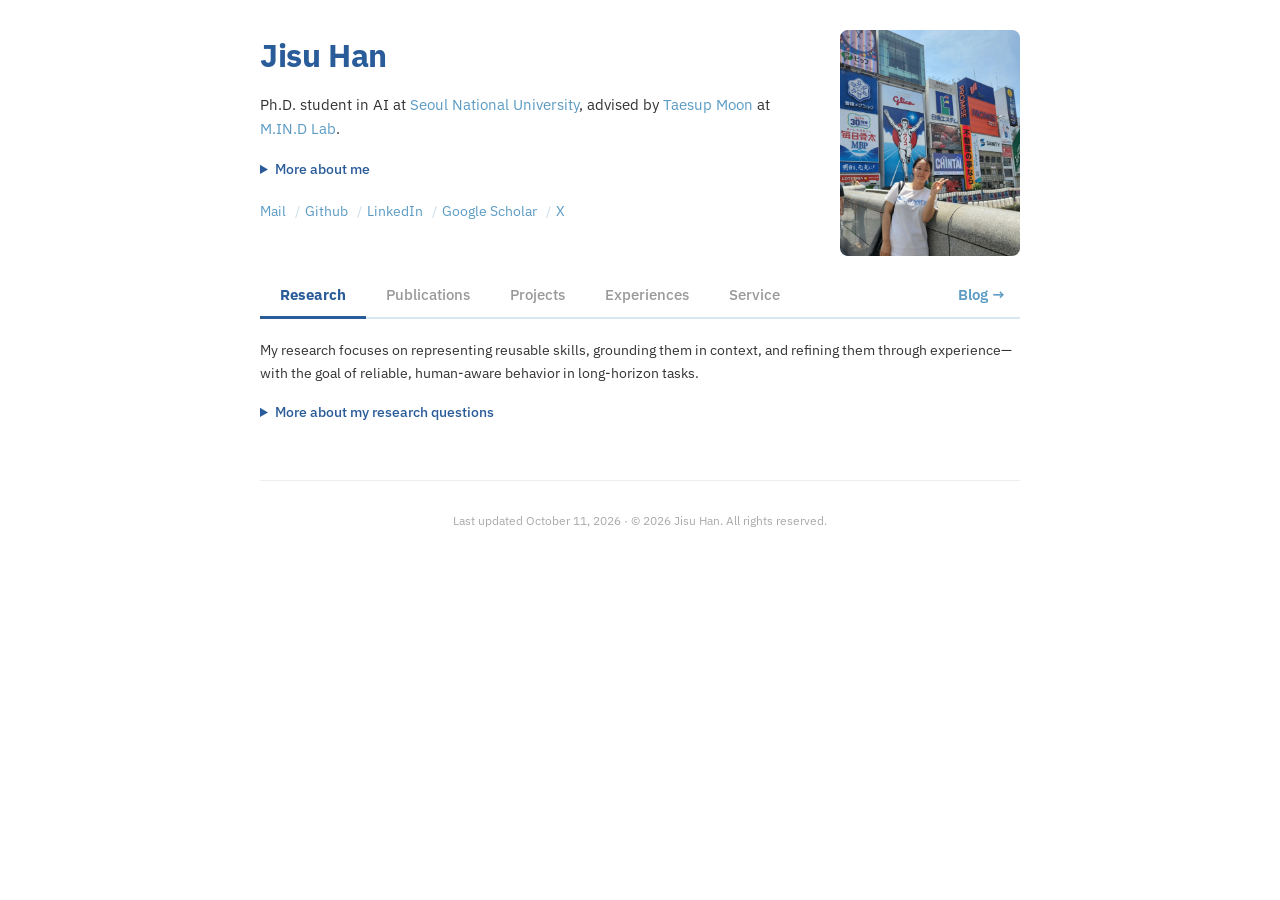
<file: index.html>
<!DOCTYPE HTML>
<html lang="en">
  <head>
    <!-- Google tag (gtag.js) -->
    <script async src="https://www.googletagmanager.com/gtag/js?id=G-4057EMJ3QF"></script>
    <script>
      window.dataLayer = window.dataLayer || [];
      function gtag(){dataLayer.push(arguments);}
      gtag('js', new Date());

      gtag('config', 'G-4057EMJ3QF');
    </script>

    <meta http-equiv="Content-Type" content="text/html; charset=UTF-8">
    <title>Jisu Han</title>
    <meta name="author" content="Jisu Han">
    <meta name="viewport" content="width=device-width, initial-scale=1">
    <link rel="icon" href="images/favicon-j.svg" type="image/svg+xml">
    <link rel="preconnect" href="https://fonts.googleapis.com">
    <link rel="preconnect" href="https://fonts.gstatic.com" crossorigin>
    <link href="https://fonts.googleapis.com/css2?family=IBM+Plex+Sans:ital,wght@0,100..700;1,100..700&display=swap" rel="stylesheet">

    <style>
    /*
      Palette rule: cool (navy/sky) carries the interface, warm (toffee) is reserved
      for ONE deliberate accent role (the Grounding axis) so it reads as intentional
      contrast rather than noise. Crimson stays a rare highlight (awards/Update).
      --navy:      #2A5C9A  (anchor — headings, primary text accents)
      --sky:       #5B9BC4  (light blue — links, hovers, tags, borders: the interface accent)
      --sky-tint:  #E6F1F8  (pale blue — backgrounds, separators, tints)
      --toffee:    #A8744F  (warm brown — reserved for Grounding only, the one warm note)
      --crimson:   #9B2335  (deep crimson — awards / Update highlight)
      Sharpness: pure white bg + strong typography + pill buttons + left-bar accent
    */

    * { box-sizing: border-box; }

    body, p, a, td, th, tr, h1, h2, h3, h4, strong, em, span, div, button, input {
      font-family: 'IBM Plex Sans', -apple-system, BlinkMacSystemFont, 'Segoe UI', Roboto, sans-serif !important;
    }

    body {
      background-color: #ffffff;
      color: #111111;
      font-size: 15px;
      line-height: 1.6;
      margin: 0;
      padding: 0;
    }

    a {
      color: #5B9BC4;
      text-decoration: none;
    }
    a:hover {
      color: #2A5C9A;
    }

    .container {
      max-width: 800px;
      margin: 0 auto;
      padding: 30px 20px;
    }

    /* ── Bio Section ── */
    .bio {
      display: flex;
      align-items: flex-start;
      gap: 30px;
      margin-bottom: 10px;
    }
    .bio-text { flex: 1; }
    .bio-photo {
      flex-shrink: 0;
      width: 180px;
    }
    .bio-photo img {
      width: 100%;
      border-radius: 8px;
    }

    .name {
      font-size: 32px;
      font-weight: 700;
      color: #2A5C9A;
      margin: 0 0 12px 0;
      padding: 0;
      letter-spacing: -0.4px;
    }

    .bio-text p {
      margin: 0 0 10px 0;
      color: #333333;
    }

    .links {
      margin-top: 14px;
      font-size: 14px;
    }
    .links a { margin-right: 4px; }
    .links .sep {
      color: #C9DEEC;
      margin: 0 2px;
    }

    /* ── Tabs ── */
    .navbar {
      display: flex;
      gap: 0;
      border-bottom: 2px solid #D7E8F2;
      margin-bottom: 0;
      padding: 0;
    }
    .navbar button {
      background: none;
      border: none;
      border-bottom: 3px solid transparent;
      margin-bottom: -2px;
      padding: 10px 20px;
      cursor: pointer;
      font-size: 15px;
      font-weight: 500;
      color: #999999;
      font-family: inherit;
      transition: color 0.2s, border-color 0.2s;
    }
    .navbar button:hover {
      color: #5B9BC4;
    }
    .navbar button.active {
      color: #2A5C9A;
      font-weight: 700;
      border-bottom-color: #2A5C9A;
    }

    /* ── Sections ── */
    .section {
      display: none;
      padding: 20px 0;
    }
    .section.active {
      display: block !important;
    }

    .section-intro {
      color: #333333;
      margin: 0 0 6px 0;
      font-size: 14px;
    }
    .section-note {
      color: #7FA0B8;
      font-size: 13px;
      margin: 0 0 16px 0;
    }

    /* ── Paper / Project Items ── */
    .item {
      display: flex;
      gap: 20px;
      padding: 18px 0;
      border-bottom: 1px solid #D7E8F2;
      align-items: flex-start;
    }
    .item:last-child { border-bottom: none; }
    .item-img {
      flex-shrink: 0;
      width: 160px;
    }
    .item-img img {
      width: 160px;
      height: auto;
      border-radius: 4px;
    }
    .item-text {
      flex: 1;
      min-width: 0;
    }

    .paper-title {
      font-weight: 600;
      font-size: 14px;
      color: #111111;
      line-height: 1.4;
    }
    .paper-authors {
      font-size: 13px;
      color: #444444;
      margin-top: 4px;
    }
    .paper-authors strong {
      color: #2A5C9A;
      font-weight: 700;
    }
    .paper-venue {
      font-size: 13px;
      color: #666666;
      margin-top: 3px;
      font-style: italic;
    }
    .paper-venue .award {
      color: #9B2335;
      font-weight: 700;
      font-style: normal;
    }
    .paper-venue .status {
      color: #7FA0B8;
      font-weight: 700;
      font-style: normal;
    }
    .paper-links {
      margin-top: 8px;
      display: flex;
      flex-wrap: wrap;
      gap: 6px;
    }
    .paper-links a {
      font-size: 12px;
      font-weight: 500;
      color: #5B9BC4;
      background: transparent;
      border: 1px solid #BFDCEC;
      padding: 2px 9px;
      border-radius: 20px;
      transition: background 0.15s, color 0.15s, border-color 0.15s;
    }
    .paper-links a:hover {
      background: #2A5C9A;
      border-color: #2A5C9A;
      color: #ffffff;
    }
    .paper-tldr {
      margin-top: 8px;
      font-size: 12px;
      color: #555555;
    }
    .paper-links .paper-tldr {
      margin-top: 0;
    }
    .paper-links .paper-tldr[open] {
      flex-basis: 100%;
    }
    .paper-tldr summary {
      display: inline-flex;
      align-items: center;
      cursor: pointer;
      color: #2A5C9A;
      font-weight: 700;
      border: 1px solid #BFDCEC;
      border-radius: 20px;
      padding: 2px 9px;
      list-style: none;
      user-select: none;
    }
    .paper-tldr summary::-webkit-details-marker {
      display: none;
    }
    .paper-tldr summary::after {
      content: '+';
      margin-left: 6px;
      color: #7FA0B8;
      font-weight: 700;
    }
    .paper-tldr[open] summary::after {
      content: '-';
    }
    .paper-tldr p {
      margin: 6px 0 0 0;
      line-height: 1.5;
      color: #555555;
    }
    .paper-desc {
      font-size: 12px;
      color: #777777;
      margin-top: 4px;
      line-height: 1.5;
    }

    /* ── Research Vision (narrative — the Research tab's content) ── */
    .vision-thesis {
      font-size: 14px;
      line-height: 1.75;
      color: #333333;
      margin: 0 0 14px 0;
    }
    .vision-thesis strong { color: #2A5C9A; }

    /* ── Humanoid cognition goal, split: aspiration text ↔ Detroit: Become Human video ── */
    .goal-split {
      margin: 22px 0 0 0;
      display: flex;
      gap: 16px;
      align-items: stretch;
    }
    .goal-split-col {
      flex: 1;
      display: flex;
      flex-direction: column;
      gap: 8px;
      min-width: 0;
    }
    .goal-split-col .eg-tag {
      font-size: 16.9px;
      font-weight: 700;
      color: #2A5C9A;
    }
    .goal-split-col .eg-desc {
      font-size: 12px;
      color: #555555;
      line-height: 1.6;
    }
    .goal-collage {
      display: grid;
      grid-template-columns: repeat(4, 1fr);
      gap: 8px;
      margin-top: 4px;
    }
    .gc-tile {
      display: flex;
      flex-direction: column;
      align-items: center;
      gap: 4px;
      padding: 12px 4px;
      border-radius: 8px;
      background: #E6F1F8;
      font-size: 22px;
    }
    .gc-tile small {
      font-size: 9.5px;
      color: #777777;
    }
    .goal-split-video {
      gap: 6px;
    }
    .video-embed {
      position: relative;
      width: 100%;
      padding-top: 56.25%;
      border-radius: 8px;
      overflow: hidden;
      background: #000000;
    }
    .video-embed iframe {
      position: absolute;
      top: 0; left: 0;
      width: 100%;
      height: 100%;
      border: 0;
    }
    .video-caption {
      font-size: 10.5px;
      color: #999999;
      text-align: center;
    }
    @media (max-width: 600px) {
      .goal-split { flex-direction: column; }
    }

    /* ── Loop diagram (between the two vision paragraphs) — three equal cards, like the original vision cards ── */
    .loop-dia {
      display: flex;
      gap: 12px;
      margin: 6px 0 18px 0;
    }
    .loop-dia .ld-card {
      flex: 1;
      border: 1px solid #D7E8F2;
      border-radius: 6px;
      padding: 10px 12px;
      background: #ffffff;
    }
    .loop-dia .ld-card.c-rep    { border-top: 2px solid #2A5C9A; }
    .loop-dia .ld-card.c-ground { border-top: 2px solid #A8744F; }
    .loop-dia .ld-card.c-update { border-top: 2px solid #9B2335; }
    .loop-dia .ld-title {
      font-size: 12.5px;
      font-weight: 700;
      margin-bottom: 3px;
    }
    .loop-dia .c-rep    .ld-title { color: #2A5C9A; }
    .loop-dia .c-ground .ld-title { color: #A8744F; }
    .loop-dia .c-update .ld-title { color: #9B2335; }
    .loop-dia .ld-desc {
      font-size: 11.5px;
      color: #777777;
      line-height: 1.5;
    }
    @media (max-width: 600px) {
      .loop-dia { flex-direction: column; }
    }

    /* ── Thesis-axis tags on publication cards ── */
    .thesis-tags {
      margin-top: 7px;
      display: flex;
      flex-wrap: wrap;
      align-items: center;
      gap: 0 7px;
    }
    .thesis-tag {
      display: inline-block;
      font-size: 10px;
      font-weight: 700;
      letter-spacing: 0.05em;
      text-transform: uppercase;
      padding: 2px 8px;
      border-radius: 3px;
    }
    .thesis-tag.axis.t-rep    { color: #2A5C9A; background: #E4ECF7; }
    .thesis-tag.axis.t-ground { color: #A8744F; background: #E6F1F8; }
    .thesis-tag.axis.t-update { color: #9B2335; background: #F7E3E6; }
    .thesis-tag.modality {
      color: #7FA0B8;
      font-weight: 600;
      background: none;
      padding: 2px 0;
      position: relative;
    }
    .thesis-tag.modality:not(:last-child)::after {
      content: '·';
      margin-left: 7px;
      color: #C9DEEC;
    }
    .thesis-tags .tag-sep {
      color: #C9DEEC;
      font-size: 10px;
    }

    @media (max-width: 600px) {
      .vision-cards { flex-direction: column; }
    }

    /* ── Experience Section ── */
    .exp-category {
      font-size: 13px;
      font-weight: 700;
      color: #2A5C9A;
      margin: 28px 0 12px 0;
      padding: 6px 10px;
      border-left: 3px solid #2A5C9A;
      background: linear-gradient(90deg, #E6F1F8 0%, #ffffff 80%);
      letter-spacing: 0.06em;
      text-transform: uppercase;
    }
    .exp-category:first-child { margin-top: 0; }

    .exp-item {
      display: flex;
      gap: 20px;
      padding: 10px 0;
      border-bottom: 1px solid #D7E8F2;
    }
    .exp-item:last-child { border-bottom: none; }
    .exp-date {
      flex-shrink: 0;
      width: 160px;
      font-size: 13px;
      font-weight: 600;
      color: #7FA0B8;
      padding-top: 1px;
    }
    .exp-detail { flex: 1; }
    .exp-detail .exp-title {
      font-weight: 600;
      font-size: 14px;
      color: #111111;
    }
    .exp-detail .exp-org {
      font-size: 13px;
      color: #666666;
      font-style: italic;
      margin-top: 2px;
    }
    .exp-detail .exp-desc {
      font-size: 13px;
      color: #777777;
      margin-top: 3px;
    }

    /* ── Service Section ── */
    .service-list {
      margin: 0;
      padding-left: 20px;
    }
    .service-list li {
      padding: 4px 0;
      font-size: 13px;
      line-height: 1.5;
      color: #555555;
    }
    .service-list strong {
      font-weight: 600;
      color: #111111;
    }

    /* ── Section transitions ── */
    .section { animation: fadeIn 0.25s ease; }
    @keyframes fadeIn {
      from { opacity: 0; transform: translateY(6px); }
      to   { opacity: 1; transform: translateY(0); }
    }

    /* ── Responsive ── */
    @media (max-width: 600px) {
      .container { padding: 20px 16px; }
      .bio {
        flex-direction: column-reverse;
        align-items: center;
        text-align: center;
      }
      .bio-photo {
        width: 130px;
        margin-bottom: 4px;
      }
      .name { font-size: 26px; }
      .bio-text p { font-size: 14px; }
      .links {
        display: flex;
        flex-wrap: wrap;
        justify-content: center;
        gap: 4px 0;
      }

      .navbar {
        overflow-x: auto;
        -webkit-overflow-scrolling: touch;
        scrollbar-width: none;
        gap: 0;
      }
      .navbar::-webkit-scrollbar { display: none; }
      .navbar button {
        flex-shrink: 0;
        padding: 10px 16px;
        font-size: 14px;
        min-height: 44px;
      }

      .item {
        flex-direction: column;
        gap: 10px;
        padding: 14px 0;
      }
      .item-img { width: 100%; }
      .item-img img {
        width: 100%;
        max-width: 280px;
        border-radius: 6px;
      }
      .paper-title { font-size: 15px; }
      .paper-links { gap: 8px; }
      .paper-links a {
        font-size: 13px;
        padding: 4px 12px;
      }

      .exp-item {
        flex-direction: column;
        gap: 2px;
      }
      .exp-date {
        width: auto;
        font-size: 12px;
        color: #5B9BC4;
      }
      .exp-category { margin-top: 20px; }
    }

    /* ── Tablet ── */
    @media (min-width: 601px) and (max-width: 900px) {
      .container { padding: 24px 24px; }
      .bio-photo { width: 150px; }
      .item-img { width: 140px; }
      .item-img img { width: 140px; }
    }

    /* ── Touch-friendly ── */
    @media (hover: none) {
      .paper-links a:active {
        background: #5B9BC4;
        color: #fff;
      }
      .navbar button:active { color: #5B9BC4; }
      a:active { color: #2A5C9A; }
    }
    .more-details { margin: 12px 0; font-size: 14px; }
    .more-details summary { cursor: pointer; color: #2A5C9A; font-weight: 500; padding: 5px 0; }
    .more-details[open] > summary { margin-bottom: 12px; }
    .more-details p { margin-top: 10px; }
    summary:focus-visible, a:focus-visible, button:focus-visible { outline: 2px solid #2A5C9A; outline-offset: 4px; }
    .navbar .blog-nav { padding: 10px 15px; margin-left: auto; white-space: nowrap; font-weight: 600; }
    </style>
  </head>

  <body>
    <div class="container">

      <!-- ── Bio ── -->
      <div class="bio">
        <div class="bio-text">
          <h1 class="name">Jisu Han</h1>
          <p>Ph.D. student in AI at <a href="https://www.snu.ac.kr/">Seoul National University</a>, advised by <a href="https://scholar.google.com/citations?user=lQlioBoAAAAJ&amp;hl=en">Taesup Moon</a> at <a href="http://mindlab-snu.notion.site">M.IN.D Lab</a>.</p>
          <details class="more-details"><summary>More about me</summary>
          <p>
            I obtained my Master's Degree in the Graduate School of AI at
            <a href="https://www.kaist.ac.kr/en/">KAIST</a>, in the
            <a href="https://imsquared.github.io">Humanoid Generalization Lab</a>
            directed by <a href="https://beomjoonkim.github.io">Beomjoon Kim</a>.
            I received my Bachelor's Degree in Computer Science from
            <a href="http://ewha.ac.kr/">Ewha Womans University</a>.
            I was fortunate to work with <a href="https://clvrai.com/web_lim/">Joseph Lim</a> and <a href="http://dyros.snu.ac.kr/team/jaeheung-park/">Jaeheung Park</a>.
          </p>
          </details>
          <div class="links">
            <a href="mailto:jshcdi@snu.ac.kr">Mail</a> <span class="sep">/</span>
            <a href="https://github.com/JisuHann">Github</a> <span class="sep">/</span>
            <a href="https://www.linkedin.com/in/jisu-han-/">LinkedIn</a> <span class="sep">/</span>
            <a href="https://scholar.google.com/citations?hl=ko&user=WWg5SyQAAAAJ">Google Scholar</a> <span class="sep">/</span>
            <a href="https://x.com/jisu_han__">X</a>
          </div>
        </div>
        <div class="bio-photo">
          <a href="images/jisu.png"><img alt="Jisu Han" src="images/jisu.png"></a>
        </div>
      </div>

      <!-- ── Tabs ── -->
      <nav class="navbar" aria-label="Main navigation">
        <button class="active" onclick="showSection('research', this)">Research</button>
        <button onclick="showSection('publications', this)">Publications</button>
        <button onclick="showSection('projects', this)">Projects</button>
        <button onclick="showSection('experience', this)">Experiences</button>
        <button onclick="showSection('service', this)">Service</button>
        <a class="blog-nav" href="blog/index.html">Blog →</a>
      </nav>

      <!-- ════════════════ Research ════════════════ -->
      <div id="research" class="section active">
        <p class="section-intro">My research focuses on representing reusable skills, grounding them in context, and refining them through experience—with the goal of reliable, human-aware behavior in long-horizon tasks.</p>
        <details class="more-details research-details"><summary>More about my research questions</summary>
        <!-- ── Research Vision ── -->
        <p class="vision-thesis">
          Inspired by the coexistence portrayed in <a href="https://en.wikipedia.org/wiki/Detroit:_Become_Human" target="_blank" rel="noopener">Detroit: Become Human</a>, I want to build cognitive systems that learn through experience and adapt to the people sharing their environment. I view <strong>skills</strong> as flexible abstractions that agents <strong>represent</strong>, <strong>ground</strong> in context, and <strong>update</strong> through experience. <strong>My central interest is how scene understanding can guide changes in a robot's motions and subgoals, enabling capable, predictable, and human-aware behavior throughout long-horizon tasks.</strong>
        </p>

        <div class="loop-dia">
          <div class="ld-card c-rep">
            <div class="ld-title">① Representation</div>
            <div class="ld-desc">What is a skill made of? — language, trajectory, policy, effect, and context</div>
          </div>
          <div class="ld-card c-ground">
            <div class="ld-title">② Grounding</div>
            <div class="ld-desc">How should a skill adapt to a new scene — and how should its people, objects, and activities shape the robot's motion?</div>
          </div>
          <div class="ld-card c-update">
            <div class="ld-title">③ Update</div>
            <div class="ld-desc">Can an agent recognize failures, then refine its skills or learn new ones through experience?</div>
          </div>
        </div>

        <p class="vision-thesis">
          I study how LLMs, VLMs, and VLAs can connect scene understanding with adaptive action. Around people, the same task may require a robot to pause, change its approach, or revise a subgoal as the scene changes. Does context actually influence the motion a robot executes? I investigate how to evaluate this capability across tasks and embodiments, and how those evaluations can inform interpretable policies for long-horizon adaptation.
        </p>

        <div class="goal-split">
          <div class="goal-split-col">
            <span class="eg-tag">🤖 Humanoid Cognition</span>
            <span class="eg-desc">where I see this heading — a body that thinks and adapts for itself, sharing the spaces we live and work in.</span>
            <div class="goal-collage">
              <span class="gc-tile">🏠<small>household</small></span>
              <span class="gc-tile">🏥<small>hospital</small></span>
              <span class="gc-tile">📦<small>warehouse</small></span>
              <span class="gc-tile">🚀<small>space</small></span>
            </div>
          </div>
          <div class="goal-split-col goal-split-video">
            <div class="video-embed">
              <iframe src="https://www.youtube.com/embed/_gJtihSt6a4?start=17" title="Detroit: Become Human" frameborder="0" allowfullscreen></iframe>
            </div>
            <span class="video-caption">Detroit: Become Human — the coexistence I imagine</span>
          </div>
        </div>
        </details>
      </div>

      <!-- ════════════════ Publications ════════════════ -->
      <div id="publications" class="section">
        <p class="section-intro">Each paper below is tagged by where it sits on that loop.</p>
        <p class="section-note">* denotes equal contribution</p>

        <div class="item">
          <div class="item-img"><img src="images/safehri-nav.png" alt="SafeHRI-Nav"></div>
          <div class="item-text">
            <div class="paper-title">SafeHRI-Nav: A Context-Aware Low-Level Safe Navigation Benchmark for Human-Robot Interaction</div>
            <div class="paper-authors">Authors anonymized during review</div>
            <div class="paper-venue">IEEE/RSJ International Conference on Intelligent Robots and Systems (IROS) Workshop on Semantic-Aware Mapping and Navigation (SeMaNa), 2026 &middot; <span class="status">Submitted to ICLR 2027</span></div>
            <div class="thesis-tags"><span class="thesis-tag axis t-ground">Grounding</span><span class="thesis-tag modality">Vision</span><span class="thesis-tag modality">Robot</span></div>
            <div class="paper-links">
              <details class="paper-tldr">
                <summary>TL;DR</summary>
                <p>Benchmarks whether foundation-model robot policies adjust low-level navigation to safety context. It uses matched scenes where obstacle semantics or safety demand changes, exposing failures like treating a baby too similarly to a rigid object.</p>
              </details>
              <a href="https://drive.google.com/file/d/1BK0MC1L93C2_Q6R74Bsi1vaARXvWkc4d/view?usp=sharing">Paper</a>
            </div>
          </div>
        </div>

        <div class="item">
          <div class="item-img"><img src="images/ota.png" alt="OTA"></div>
          <div class="item-text">
            <div class="paper-title">Option-aware Temporally Abstracted Value for Offline Goal-Conditioned Reinforcement Learning</div>
            <div class="paper-authors">Hongjoon Ahn*, Heewoong Choi*, <strong>Jisu Han*</strong>, Taesup Moon</div>
            <div class="paper-venue">Neural Information Processing Systems (NeurIPS), 2025 <span class="award">Spotlight</span></div>
            <div class="thesis-tags"><span class="thesis-tag axis t-rep">Representation</span><span class="thesis-tag modality">Robot</span></div>
            <div class="paper-links">
              <details class="paper-tldr">
                <summary>TL;DR</summary>
                <p>Introduces option-aware, temporally abstracted value learning for offline goal-conditioned RL. By reasoning over options instead of only primitive actions, the agent can make more reliable long-horizon goal-reaching decisions from static datasets.</p>
              </details>
              <a href="https://arxiv.org/abs/2505.12737">Arxiv</a>
            </div>
          </div>
        </div>

        <div class="item">
          <div class="item-img"><img src="images/ham.png" alt="HAMNet"></div>
          <div class="item-text">
            <div class="paper-title">Hierarchical and Modular Network on Non-prehensile Manipulation in General Environments</div>
            <div class="paper-authors">Yoonyoung Cho*, Junhyek Han*, <strong>Jisu Han</strong>, Beomjoon Kim</div>
            <div class="paper-venue">Robotics: Science and Systems (RSS), 2025</div>
            <div class="thesis-tags"><span class="thesis-tag axis t-ground">Grounding</span><span class="thesis-tag axis t-rep">Representation</span><span class="thesis-tag modality">Robot</span></div>
            <div class="paper-links">
              <details class="paper-tldr">
                <summary>TL;DR</summary>
                <p>Proposes a hierarchical, modular network for non-prehensile manipulation such as pushing. The structure separates reusable manipulation components, helping policies generalize across broader object configurations, layouts, and environments.</p>
              </details>
              <a href="https://www.roboticsproceedings.org/rss21/p154.pdf">Paper</a>
              <a href="https://unicorn-hamnet.github.io">Project</a>
            </div>
          </div>
        </div>

        <div class="item">
          <div class="item-img"><img src="images/GoS.png" alt="GoS"></div>
          <div class="item-text">
            <div class="paper-title">Adaptive visual abstraction via object token merging and pruning for efficient robot manipulation</div>
            <div class="paper-authors"><strong>Jisu Han</strong></div>
            <div class="paper-venue">CVPR Workshop (Causal and Object-Centric Representations for Robotics), 2024 <span class="award">Oral</span></div>
            <div class="thesis-tags"><span class="thesis-tag axis t-ground">Grounding</span><span class="thesis-tag modality">Vision</span><span class="thesis-tag modality">Robot</span></div>
            <div class="paper-links">
              <details class="paper-tldr">
                <summary>TL;DR</summary>
                <p>Reduces visual computation for robot manipulation by adaptively merging and pruning object tokens. The policy keeps task-relevant object information while removing redundant regions, improving efficiency without losing key grounding cues.</p>
              </details>
              <a href="data/CVPRW_2024_CR.pdf">Paper</a>
              <a href="https://github.com/JisuHann/GoS">Github</a>
            </div>
          </div>
        </div>

        <div class="item">
          <div class="item-img"><img src="images/POMDPs.png" alt="POMDPs"></div>
          <div class="item-text">
            <div class="paper-title">Preference learning for guiding the tree search in continuous POMDPs</div>
            <div class="paper-authors">Jiyong Ahn, Sanghyeon Son, Dongryung Lee, <strong>Jisu Han</strong>, Dongwon Son, and Beomjoon Kim</div>
            <div class="paper-venue">Conference on Robot Learning (CoRL), 2023</div>
            <div class="thesis-tags"><span class="thesis-tag axis t-ground">Grounding</span><span class="thesis-tag axis t-rep">Representation</span><span class="thesis-tag modality">Robot</span></div>
            <div class="paper-links">
              <details class="paper-tldr">
                <summary>TL;DR</summary>
                <p>Learns a preference model that scores candidate outcomes during online planning in continuous POMDPs. These preferences guide tree search toward actions that better match expert intent, improving decision-making under uncertainty.</p>
              </details>
              <a href="https://openreview.net/pdf?id=09UL1dCqf2n">Paper</a>
              <a href="https://www.youtube.com/watch?v=sONwle96q-8">Video</a>
              <a href="https://sites.google.com/view/preference-guided-pomcpow?usp=sharing">Project</a>
              <a href="https://github.com/iMSquared/PGP">Github</a>
            </div>
          </div>
        </div>
      </div>

      <!-- ════════════════ Projects ════════════════ -->
      <div id="projects" class="section">

        <div class="item">
          <div class="item-img"><img src="images/agent-office.jpg" alt="Agent Office"></div>
          <div class="item-text">
            <div class="paper-title">Agent Office: a pixel office for Claude Code / Codex</div>
            <div class="paper-authors"><strong>Jisu Han</strong> (fork of <a href="https://github.com/toplainsoft/claude-office">toplainsoft/claude-office</a>)</div>
            <div class="paper-venue">Side project, 2026</div>
            <div class="paper-desc">Watch what coding agents are doing as tiny pixel characters, one coloured room per project. Reads local session logs only. The Live page shows my real sessions with names and content hidden; when my lab machine is offline it replays fake data instead.</div>
            <div class="paper-links">
              <a href="agent-office/">Live</a>
              <a href="https://github.com/JisuHann/JisuHann.github.io/tree/master/agent-office">Github</a>
            </div>
          </div>
        </div>

        <div class="item">
          <div class="item-img"><img src="images/chessteacher.png" alt="Chess Robot Teacher"></div>
          <div class="item-text">
            <div class="paper-title">Real-world Chess Robot Teacher</div>
            <div class="paper-authors"><strong>Jisu Han</strong>, Chaehyun Song, Minjae Song, Hwancheol Kim, and Semin Ahn</div>
            <div class="paper-venue">2025 Fall Class Project</div>
            <div class="paper-desc">A robot that teaches chess in the physical world. Qwen3-VL-Thinking model for chess reasoning, and Isaac-Gr00T for action reasoning.</div>
            <div class="thesis-tags"><span class="thesis-tag axis t-rep">Representation</span><span class="thesis-tag axis t-ground">Grounding</span><span class="thesis-tag modality">Language</span><span class="thesis-tag modality">Vision</span><span class="thesis-tag modality">Robot</span></div>
            <div class="paper-links">
              <a href="https://chain-culotte-70e.notion.site/1-Real-world-Chess-Robot-Teacher-27ffb979596d81f4a366d3dfc53976bc?source=copy_link">Notion</a>
              <a href="https://youtu.be/p1ADruJ302M?si=AuTkv1P1RxyiDSoP">Demo</a>
            </div>
          </div>
        </div>

        <div class="item">
          <div class="item-img"><img src="images/wrasprobot.png" alt="WraspRobot"></div>
          <div class="item-text">
            <div class="paper-title">WraspRobot: Bug-catching Robot</div>
            <div class="paper-authors"><strong>Jisu Han</strong>, Jaehoon Choi, Gunwoo Choi, and Dongwook Lee</div>
            <div class="paper-venue">Huggingface LeRobot WorldWide Hackathon, 2025 <span class="award">Top 10 Finalist</span> among 3,000+ global participants</div>
            <div class="paper-links">
              <a href="https://huggingface.co/spaces/LeRobot-worldwide-hackathon/winners">Huggingface Winner Space</a>
              <a href="https://x.com/clementdelangue/status/1935041692220146035?s=46">X</a>
            </div>
          </div>
        </div>

        <div class="item">
          <div class="item-img"><img src="images/Untitled.png" alt="Clarifying the task"></div>
          <div class="item-text">
            <div class="paper-title">Clarifying the task: Identifying task from human videos as a representation</div>
            <div class="paper-authors"><strong>Jisu Han</strong> and Doohyun Lee</div>
            <div class="paper-venue">AI611: Machine Learning for Robotics (Prof. Joseph Lim) project, 2023</div>
            <div class="paper-desc">Learning task representations from human videos. To learn a generalized reward function for reinforcement learning, we devise a representation that disentangles environment information and task information.</div>
            <div class="paper-links">
              <a href="https://general-bone-2b1.notion.site/Clarifying-the-task-Identifying-task-from-human-videos-as-a-representation-for-Robotics-d9e9de56af7c4430bec137a0ff87027b">Project</a>
            </div>
          </div>
        </div>

        <div class="item">
          <div class="item-img"><img src="images/MEME.png" alt="Cart MEME"></div>
          <div class="item-text">
            <div class="paper-title">Cart MEME: Deep Learning Based Autonomous-Driving Cart</div>
            <div class="paper-authors"><strong>Jisu Han</strong>, Jiyoon Park, Chaewon Kim, and Sangsoo Park</div>
            <div class="paper-venue">Korea Information Processing Society (KIPS), 2021</div>
            <div class="paper-links">
              <a href="https://drive.google.com/file/d/1ag9G8vsFsSSmQ2D-LO98Xm0h-ufBH1wD/view?usp=sharing">Paper</a>
              <a href="https://github.com/MEME-Phoenix">Github</a>
            </div>
          </div>
        </div>

        <div class="item">
          <div class="item-img"><img src="images/TheCodeEscape.png" alt="TheCodeEscape"></div>
          <div class="item-text">
            <div class="paper-title">TheCodeEscape: VR room escape game based on Unity3D and Oculus</div>
            <div class="paper-authors"><strong>Jisu Han</strong>, Minyeong Hwang, and Seoungwoon Jung</div>
            <div class="paper-venue">KAIST MadCamp Final Project, 2019</div>
            <div class="paper-links">
              <a href="https://github.com/JisuHann/TheCodeEscape">Github</a>
              <a href="https://youtu.be/2lT4zi3lCCA?si=S1uLuR5EjhtQBN0d">Demo</a>
            </div>
          </div>
        </div>
      </div>

      <!-- ════════════════ Experience ════════════════ -->
      <div id="experience" class="section">

        <div class="exp-category">Teaching Experience</div>

        <div class="exp-item">
          <div class="exp-date">Fall 2026</div>
          <div class="exp-detail">
            <div class="exp-title">Teaching Assistant, Issues in System Software (Graduate Seminar)</div>
            <div class="exp-org">Seoul National University (Prof. Taesup Moon)</div>
            <div class="exp-desc">Coordinating seminar presentations, course administration, and attendance management.</div>
          </div>
        </div>

        <div class="exp-item">
          <div class="exp-date">Fall 2025</div>
          <div class="exp-detail">
            <div class="exp-title">Teaching Assistant, Advanced Deep Learning</div>
            <div class="exp-org">Seoul National University (Prof. Taesup Moon)</div>
            <div class="exp-desc">Selected as an <strong>Outstanding Teaching Assistant</strong> for contributions to course operation, student support, and project mentoring.</div>
          </div>
        </div>

        <div class="exp-category">Research Experience</div>

        <div class="exp-item">
          <div class="exp-date">Jan 2025 &ndash; Aug 2025</div>
          <div class="exp-detail">
            <div class="exp-title">Research Assistant, M.IN.D Lab</div>
            <div class="exp-org">Seoul National University</div>
            <div class="exp-desc">Developed option-aware temporal abstraction methods for offline goal-conditioned reinforcement learning, resulting in a NeurIPS 2025 Spotlight paper.</div>
          </div>
        </div>

        <div class="exp-item">
          <div class="exp-date">Sep 2024 &ndash; Nov 2024</div>
          <div class="exp-detail">
            <div class="exp-title">Research Assistant, Cognitive Learning for Vision and Robotics Lab</div>
            <div class="exp-org">Korea Advanced Institute of Science and Technology (KAIST)</div>
            <div class="exp-desc">Research of analyzing the impact of data scaling on the performance of robotics policies</div>
          </div>
        </div>

        <div class="exp-item">
          <div class="exp-date">Jul 2021 &ndash; Aug 2022</div>
          <div class="exp-detail">
            <div class="exp-title">Research Intern, Intelligent Mobile Manipulation Lab</div>
            <div class="exp-org">Korea Advanced Institute of Science and Technology (KAIST)</div>
            <div class="exp-desc">Research on interactive perception</div>
          </div>
        </div>

        <div class="exp-item">
          <div class="exp-date">Dec 2020 &ndash; Aug 2021</div>
          <div class="exp-detail">
            <div class="exp-title">Research Intern, Dynamic Robotic Systems (DYROS) Lab</div>
            <div class="exp-org">Seoul National University</div>
            <div class="exp-desc">Developed a deep learning based grasp solution, published a domestic paper</div>
          </div>
        </div>

        <div class="exp-item">
          <div class="exp-date">May 2019 &ndash; Jul 2019</div>
          <div class="exp-detail">
            <div class="exp-title">Research Intern, Information Coding and Processing Lab</div>
            <div class="exp-org">Ewha Womans University</div>
            <div class="exp-desc">Developed a drowsy driving prevention system based on the driver's eye-tracking system using OpenCV</div>
          </div>
        </div>

      </div>

      <!-- ════════════════ Service ════════════════ -->
      <div id="service" class="section">
        <div class="exp-category">Professional Service</div>
        <ul class="service-list">
          <li><strong>Reviewer</strong>, International Conference on Learning Representations (ICLR), 2027</li>
          <li><strong>Reviewer</strong>, NeurIPS Workshop on Continual World Models, 2026</li>
          <li><strong>Reviewer</strong>, Conference on Robot Learning (CoRL), 2026</li>
        </ul>
      </div>

      <!-- ── Footer ── -->
      <footer style="text-align:center; padding:30px 0 10px; margin-top:20px; border-top:1px solid #eee; font-size:12px; color:#aaa;">
        Last updated <time datetime="2026-10-11">October 11, 2026</time> &middot; &copy; 2026 Jisu Han. All rights reserved.
      </footer>

    </div><!-- /container -->

    <script>
      const tabs = ['research', 'publications', 'projects', 'experience', 'service'];
      let currentTab = 0;

      function showSection(id, btn) {
        // Update current tab index
        currentTab = tabs.indexOf(id);

        if (window.location.hash !== '#' + id) {
          history.replaceState(null, '', '#' + id);
        }

        // Update active tab button
        const buttons = document.querySelectorAll('.navbar button');
        buttons.forEach(b => b.classList.remove('active'));
        if (btn) {
          btn.classList.add('active');
        } else {
          buttons[currentTab].classList.add('active');
        }

        // Toggle sections with animation
        document.querySelectorAll('.section').forEach(s => {
          s.style.display = 'none';
          s.classList.remove('active');
        });

        const target = document.getElementById(id);
        if (target) {
          target.style.display = 'block';
          target.classList.add('active');
        }
      }

      // Swipe gesture support for mobile
      (function() {
        let startX = 0;
        let startY = 0;

        document.addEventListener('touchstart', function(e) {
          startX = e.touches[0].clientX;
          startY = e.touches[0].clientY;
        }, { passive: true });

        document.addEventListener('touchend', function(e) {
          const dx = e.changedTouches[0].clientX - startX;
          const dy = e.changedTouches[0].clientY - startY;

          // Only trigger if horizontal swipe is dominant and long enough
          if (Math.abs(dx) > 60 && Math.abs(dx) > Math.abs(dy) * 1.5) {
            if (dx < 0 && currentTab < tabs.length - 1) {
              // Swipe left → next tab
              showSection(tabs[currentTab + 1]);
            } else if (dx > 0 && currentTab > 0) {
              // Swipe right → prev tab
              showSection(tabs[currentTab - 1]);
            }
          }
        }, { passive: true });
      })();

      const initialTab = window.location.hash.replace('#', '');
      if (tabs.includes(initialTab)) {
        showSection(initialTab);
      }
    </script>
  </body>
</html>
</file>
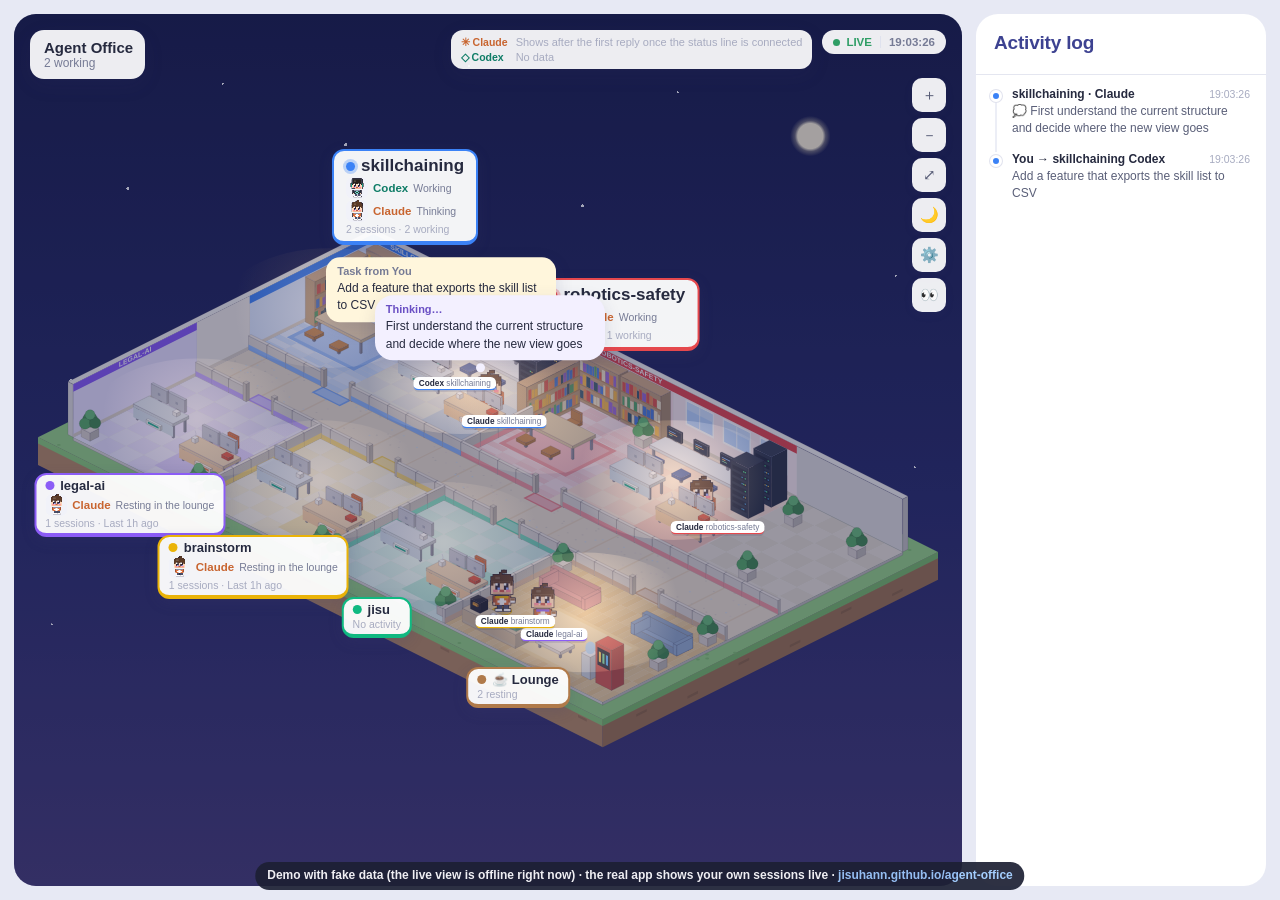
<file: agent-office/index.html>
<!doctype html>
<html lang="en">
<head>
<meta charset="utf-8">
<meta name="viewport" content="width=device-width, initial-scale=1">
<title>Agent Office</title>
<style>
:root{
  --page:#e7e9f4; --card:#ffffff; --ink:#262a3f; --sub:#767b95; --faint:#a7abc0; --line:#e4e6f0;
  --indigo:#3d4291; --indigo-soft:#eceefb; --lit:#ffc94d; --claude:#e2733f; --live:#2f9e66;
}
*{box-sizing:border-box}
html,body{margin:0;height:100%;background:var(--page);color:var(--ink);
  font-family:"Helvetica Neue",Helvetica,Arial,sans-serif;font-size:13px}
button{font:inherit;color:inherit}
.jua{font-family:"Helvetica Neue",Helvetica,Arial,sans-serif;font-weight:700;letter-spacing:-.01em}
#app{display:grid;grid-template-columns:1fr 290px;gap:14px;height:100vh;padding:14px}

/* 처음 설정 창 */
#setupBg{position:fixed;inset:0;background:rgba(38,42,63,.38);display:none;align-items:center;justify-content:center;z-index:30;padding:16px}
#setupBg.open{display:flex}
#setup{background:var(--card);border-radius:20px;box-shadow:0 18px 50px rgba(40,40,90,.3);width:min(460px,100%);max-height:100%;overflow:auto;padding:22px 22px 18px}
#setup h3{margin:0 0 4px;font-size:22px;font-weight:700;color:var(--indigo)}
#setup .lead{margin:0 0 14px;color:var(--sub);font-size:12.5px;line-height:1.6}
#setup label.f{display:block;margin:12px 0 0;font-size:12.5px;font-weight:600}
#setup label.f small{display:block;font-weight:400;color:var(--sub);margin:2px 0 6px}
#setup input[type=text]{width:100%;font:inherit;font-size:14px;border:1px solid var(--line);border-radius:10px;padding:9px 11px;color:var(--ink);background:#fff}
#setup input[type=text]:focus{outline:2px solid var(--indigo);outline-offset:-1px}
#setup .ck{display:flex;gap:8px;align-items:flex-start;margin:14px 0 0;font-size:12.5px;cursor:pointer}
#setup .ck input{margin-top:3px}
#setup .ck small{display:block;color:var(--sub)}
#setup .found{margin:14px 0 0;padding:10px 12px;background:#f6f7fc;border-radius:10px;font-size:12px;line-height:1.7;color:#4b5068}
#setup .note{font-size:12px;color:var(--sub);margin:12px 0 0;line-height:1.6}
#setup .msg{color:#d4483b;font-size:12px;min-height:16px;margin:10px 0 0}
#setup footer{display:flex;gap:8px;justify-content:flex-end;margin-top:8px}
#setup .btn{border:1px solid var(--line);background:#fff;border-radius:10px;padding:8px 14px;font-size:13px;cursor:pointer}
#setup .btn.pri{background:var(--indigo);border-color:var(--indigo);color:#fff}

/* ── 가운데: 디오라마 ── */
#center{position:relative;overflow:hidden;border-radius:22px;
  background:
    radial-gradient(120px 40px at 18% 18%,rgba(255,255,255,.85),transparent 70%),
    radial-gradient(160px 46px at 78% 12%,rgba(255,255,255,.75),transparent 70%),
    radial-gradient(130px 36px at 88% 64%,rgba(255,255,255,.6),transparent 70%),
    linear-gradient(180deg,#c8dcff 0%,#e3e2fb 52%,#fbe3d8 100%)}
/* 밤 모드 — 남색 하늘 · 별 · 달 */
#center.night{background:
    radial-gradient(28px 28px at 84% 14%,#fff6d8 0 45%,rgba(255,240,190,.35) 55%,transparent 72%),
    radial-gradient(1.5px 1.5px at 12% 20%,#fff 99%,transparent),radial-gradient(1px 1px at 22% 8%,#fff 99%,transparent),
    radial-gradient(1.5px 1.5px at 35% 15%,#fff 99%,transparent),radial-gradient(1px 1px at 48% 6%,#fff 99%,transparent),
    radial-gradient(1.5px 1.5px at 60% 22%,#fff 99%,transparent),radial-gradient(1px 1px at 70% 9%,#fff 99%,transparent),
    radial-gradient(1px 1px at 93% 30%,#fff 99%,transparent),radial-gradient(1.5px 1.5px at 6% 42%,#fff 99%,transparent),
    radial-gradient(1px 1px at 95% 52%,#fff 99%,transparent),radial-gradient(1px 1px at 4% 70%,#fff 99%,transparent),
    linear-gradient(180deg,#1b1f4a 0%,#2c2f6b 55%,#4a3f78 100%)}
#cv{position:absolute;inset:0;width:100%;height:100%;cursor:grab;touch-action:none}
#cv.drag{cursor:grabbing}
#ov{position:absolute;inset:0;pointer-events:none;overflow:hidden}
#head{position:absolute;left:16px;top:16px;right:16px;display:flex;align-items:flex-start;gap:10px;pointer-events:none}
#title{pointer-events:auto;background:rgba(255,255,255,.92);border-radius:14px;padding:9px 12px 9px 14px;display:flex;align-items:center;gap:12px;
  box-shadow:0 6px 20px rgba(60,60,110,.10);max-width:min(520px,70%)}
#title .tx{min-width:0}
#title .tx b{display:block;font-size:15px;font-weight:700}
#title .tx span{display:block;font-size:12px;color:var(--sub);white-space:nowrap;overflow:hidden;text-overflow:ellipsis}
/* 가리기 모드 — 캡처용: 이름 · 층/세션 이름 · 작업 내용을 흐리게 */
/* 사용량 — 항상 오른쪽 위 */
#usage{margin-left:auto;pointer-events:auto;background:rgba(255,255,255,.92);border-radius:12px;padding:6px 10px;display:grid;grid-template-columns:auto auto auto;gap:3px 8px;align-items:center;font-size:11px;color:var(--sub);box-shadow:0 6px 20px rgba(60,60,110,.10)}
#usage:empty{display:none}
#usage .who{font-weight:700;font-size:10.5px}
#usage .who.cl{color:#c8642f}#usage .who.cx{color:#0e7c66}
#usage .w{display:flex;align-items:center;gap:5px;white-space:nowrap}
#usage .bar{width:42px;height:6px;border-radius:3px;background:#e6e8f3;overflow:hidden}
#usage .bar i{display:block;height:100%;border-radius:3px}
#usage .na{grid-column:2/4;color:var(--faint)}
#usage:not(:empty)+#live{margin-left:0}
#live{margin-left:auto;pointer-events:auto;display:flex;align-items:center;gap:6px;font-size:11.5px;font-weight:600;color:var(--sub);background:rgba(255,255,255,.92);border-radius:999px;padding:6px 11px}
#live b{font-weight:600;font-variant-numeric:tabular-nums;color:var(--sub);padding-left:8px;margin-left:2px;border-left:1px solid #dfe2ee}
#live i{width:7px;height:7px;border-radius:50%;background:#c3c6d6}
#live.ok{color:var(--live)}
#live.ok i{background:var(--live);animation:breathe 2s ease-in-out infinite}
@keyframes breathe{50%{box-shadow:0 0 0 4px rgba(47,158,102,.18)}}
#tools{position:absolute;right:16px;top:64px;display:flex;flex-direction:column;gap:6px}
#tools button{width:34px;height:34px;border:0;border-radius:10px;background:rgba(255,255,255,.92);cursor:pointer;font-size:15px;color:#555a74;box-shadow:0 3px 10px rgba(60,60,110,.08)}
#tools button:hover{background:#fff}
#tools button:focus-visible{outline:2px solid var(--indigo)}
#empty{position:absolute;inset:0;display:none;align-items:center;justify-content:center;text-align:center;color:var(--sub);line-height:1.8}
#center.fade #cv,#center.fade #ov{opacity:.1;transition:opacity .2s}

/* 간판·이름표·말풍선 */
.nm{position:absolute;transform:translate(-50%,0);transform-origin:50% 0;white-space:nowrap;font-size:11px;font-weight:600;
  background:#fff;border-radius:7px;padding:2px 7px;box-shadow:0 2px 0 rgba(40,40,80,.12);max-width:190px;overflow:hidden;text-overflow:ellipsis;border-bottom:2px solid}
.nm em{font-style:normal;font-weight:500;color:var(--sub)}
.bub{position:absolute;transform:translate(-50%,-100%);background:#fff;border-radius:14px;padding:7px 11px;font-size:12px;line-height:1.45;
  width:max-content;max-width:230px;box-shadow:0 6px 18px rgba(50,50,100,.14);animation:pop .2s cubic-bezier(.3,1.6,.5,1)}
.bub::after{content:"";position:absolute;left:50%;bottom:-7px;margin-left:-7px;border:7px solid transparent;border-bottom:0;border-top-color:inherit}
.bub{border-top-color:#fff}
.bub .k{display:block;font-size:11px;font-weight:600;color:var(--sub)}
.bub.think{background:#f3f0ff;border-top-color:#f3f0ff;border-radius:18px}
.bub.think::after{border:0;width:9px;height:9px;border-radius:50%;background:#f3f0ff;bottom:-12px;margin-left:-14px}
.bub.think .k{color:#6a4fc4}
.bub.error{background:#fff0ed;border-top-color:#fff0ed}
.bub.error .k{color:#c63f2b}
.bub.report{background:#e9f8ef;border-top-color:#e9f8ef}
.bub.report .k{color:#26855a}
.bub.user{background:#fff6dc;border-top-color:#fff6dc}
@keyframes pop{from{opacity:0;transform:translate(-50%,-80%) scale(.85)}}

/* ── 오른쪽: 업무 일지 ── */
#right{background:var(--card);border-radius:22px;display:flex;flex-direction:column;min-height:0;overflow:hidden}
#jhead{padding:18px 18px 12px;border-bottom:1px solid var(--line)}
#jhead h2{margin:0 0 8px;font-size:19px;color:var(--indigo)}
#alog{flex:1;overflow:auto;padding:12px 16px 16px 14px;position:relative}
.al{position:relative;padding:0 0 14px 22px}
.al::before{content:"";position:absolute;left:5px;top:12px;bottom:0;width:2px;background:#eceef6}
.al:last-child::before{display:none}
.al i{position:absolute;left:0;top:3px;width:12px;height:12px;border-radius:50%;border:3px solid #fff;box-shadow:0 0 0 1px #e1e3ee}
.al .h{display:flex;gap:6px;align-items:baseline}
.al .h b{font-size:12px;font-weight:600;white-space:nowrap;overflow:hidden;text-overflow:ellipsis}
.al .h time{margin-left:auto;font-size:10.5px;color:var(--faint);flex:none}
.al p{margin:2px 0 0;font-size:12px;color:#5a5f78;line-height:1.45;overflow:hidden;display:-webkit-box;-webkit-line-clamp:3;-webkit-box-orient:vertical}
#alog .none{color:var(--faint);font-size:12px;padding:8px 0}
/* room labels — each project has its own colour (--c) */
.olab{--c:#c3c6d6;position:absolute;transform:translate(-50%,-100%);transform-origin:50% 100%;pointer-events:auto;cursor:pointer;white-space:nowrap;
  background:rgba(255,255,255,.95);border-radius:12px;padding:5px 12px 6px;box-shadow:0 4px 14px rgba(60,60,110,.18);
  display:flex;flex-direction:column;gap:1px;font-size:11px;color:var(--sub);border:2px solid var(--c);border-bottom-width:4px;max-width:300px}
.olab:hover{background:#fff}
.olab b{font-family:"Helvetica Neue",Helvetica,Arial,sans-serif;font-weight:700;font-size:15px;color:var(--ink);display:flex;align-items:center;gap:6px}
.olab.main b{font-size:17px}
.olab b::before{content:"";width:9px;height:9px;border-radius:50%;background:var(--c);flex:none}
.olab.on b::before{box-shadow:0 0 0 3px color-mix(in srgb,var(--c) 30%,transparent);animation:breathe 2s ease-in-out infinite}
.olab.ask{animation:flAsk 1s ease-in-out infinite}
.olab.err{animation:flErr 1s ease-in-out infinite}
.olab .tag{font-family:"Helvetica Neue",Helvetica,Arial,sans-serif;font-size:10px;font-weight:700;border-radius:5px;padding:1px 5px;background:#ffb347;color:#4a2a00}
.olab.err .tag{background:#ff6b5b;color:#fff}
.olab .p{display:flex;align-items:center;gap:5px;color:#4b5068}
.olab .p img{width:22px;height:22px;border-radius:7px;background:#f1f2f9;flex:none;image-rendering:pixelated}
.olab .p strong{font-family:inherit;font-size:11.5px;font-weight:600;color:var(--ink)}
.olab .p.codex strong{color:#0e7c66}.olab .p.claude strong{color:#c8642f}
.olab .p .st{font-size:10.5px;color:var(--sub)}
.olab .p em{font-style:normal;color:var(--faint);overflow:hidden;text-overflow:ellipsis;max-width:170px}
.olab small{font-size:10.5px;color:var(--faint)}
.olab.sm{padding:3px 9px 4px;max-width:200px}
.olab.sm b{font-size:13px}
.olab.sm .p em{display:none}
.olab.lng{--c:#b07a4a}
@keyframes flAsk{50%{box-shadow:0 0 0 3px #ffb347,0 0 14px #ffb347}}
@keyframes flErr{50%{box-shadow:0 0 0 3px #ff6b5b,0 0 14px #ff6b5b}}
.bub{transform-origin:50% 100%}
body.priv :is(.olab>b,.olab .p em,#tname,#tsub,.al b,.al p,.bub,.nm,.sign){filter:blur(5px)}
#privBtn.on{outline:2px solid #ffb347}
@media (max-width:1000px){#app{grid-template-columns:1fr}#right{display:none}}
@media (prefers-reduced-motion:reduce){.bub{animation:none}#live.ok i{animation:none}.olab.ask,.olab.err{animation:none}}
.olab.mini .p,.olab.mini small{display:none}
.olab.front{transform:translate(-50%,0);transform-origin:50% 0}
</style>
<script>
// ---- GitHub Pages demo: replays a recorded stream of FAKE events instead of connecting to a server ----
(() => {
  const REPLAY = [{"t":1,"e":"snap","d":{"root":"/demo/claude/projects","codex":"/demo/codex/sessions","user":"You","building":"Agent Office","setup":{"need":false,"statusLine":"other","hasClaude":true,"hasCodex":true},"usage":{"claude":null,"codex":null},"self":"","floors":[{"n":1,"proj":"/Users/me/brainstorm","name":"brainstorm","mtime":1792733832348.999,"active":false,"total":1,"sessions":[{"key":"-Users-me-brainstorm/demo-d","sid":"demo-d","agent":"claude","work":[187],"month":5,"day":{"tools":{},"files":[],"prompts":["List ideas for the workshop"],"errors":0},"waiting":0,"cwd":"/Users/me/brainstorm","tools":0,"started":1792737432349,"mtime":1792733832348.999,"active":false,"label":"List ideas for the workshop","state":null}]},{"n":2,"proj":"/Users/me/legal-ai","name":"legal-ai","mtime":1792733832348.999,"active":false,"total":1,"sessions":[{"key":"-Users-me-legal-ai/demo-c","sid":"demo-c","agent":"claude","work":[187],"month":5,"day":{"tools":{},"files":[],"prompts":["Draft the clause comparison table"],"errors":0},"waiting":0,"cwd":"/Users/me/legal-ai","tools":0,"started":1792737432349,"mtime":1792733832348.999,"active":false,"label":"Draft the clause comparison table","state":null}]},{"n":3,"proj":"/Users/me/old-project","name":"old-project","mtime":1792305432348,"active":false,"total":1,"sessions":[{"key":"-Users-me-old-project/old","sid":"old","agent":"claude","work":[],"month":0,"day":null,"waiting":0,"cwd":"/Users/me/old-project","tools":0,"started":0,"mtime":1792305432348,"active":false,"label":"An old project","state":null}]},{"n":4,"proj":"/Users/me/robotics-safety","name":"robotics-safety","mtime":1792737432344.3926,"active":true,"total":1,"sessions":[{"key":"-Users-me-robotics-safety/demo-b","sid":"demo-b","agent":"claude","work":[187],"month":5,"day":{"tools":{},"files":[],"prompts":["Summarise the safety-filter ablation results"],"errors":0},"waiting":0,"cwd":"/Users/me/robotics-safety","tools":0,"started":1792737432349,"mtime":1792737432344.3926,"active":true,"label":"Summarise the safety-filter ablation re…","state":{"room":"desk","tool":"","detail":"","mood":"","bubble":{"k":"user","text":"Summarise the safety-filter ablation results"},"board":[],"agents":[],"idle":false}}]},{"n":5,"proj":"/Users/me/skillchaining","name":"skillchaining","mtime":1792737432344.3926,"active":true,"total":1,"sessions":[{"key":"codex/01a15a00-0000-7000-8000-00000000c0de","sid":"01a15a00-0000-7000-8000-00000000c0de","agent":"codex","work":[187],"month":5,"day":{"tools":{},"files":[],"prompts":[],"errors":0},"waiting":0,"cwd":"/Users/me/skillchaining","tools":0,"started":0,"mtime":1792737432344.3926,"active":true,"label":"10. 23. 오후 03:37","state":{"room":"desk","tool":"","detail":"","mood":"","bubble":null,"board":[],"agents":[],"idle":false}}]}]}},{"t":76,"e":"snap","d":{"root":"/demo/claude/projects","codex":"/demo/codex/sessions","user":"You","building":"Agent Office","setup":{"need":false,"statusLine":"other","hasClaude":true,"hasCodex":true},"usage":{"claude":null,"codex":null},"self":"","floors":[{"n":1,"proj":"/Users/me/brainstorm","name":"brainstorm","mtime":1792733832348.999,"active":false,"total":1,"sessions":[{"key":"-Users-me-brainstorm/demo-d","sid":"demo-d","agent":"claude","work":[187],"month":5,"day":{"tools":{},"files":[],"prompts":["List ideas for the workshop"],"errors":0},"waiting":0,"cwd":"/Users/me/brainstorm","tools":0,"started":1792737432349,"mtime":1792733832348.999,"active":false,"label":"List ideas for the workshop","state":null}]},{"n":2,"proj":"/Users/me/legal-ai","name":"legal-ai","mtime":1792733832348.999,"active":false,"total":1,"sessions":[{"key":"-Users-me-legal-ai/demo-c","sid":"demo-c","agent":"claude","work":[187],"month":5,"day":{"tools":{},"files":[],"prompts":["Draft the clause comparison table"],"errors":0},"waiting":0,"cwd":"/Users/me/legal-ai","tools":0,"started":1792737432349,"mtime":1792733832348.999,"active":false,"label":"Draft the clause comparison table","state":null}]},{"n":3,"proj":"/Users/me/old-project","name":"old-project","mtime":1792305432348,"active":false,"total":1,"sessions":[{"key":"-Users-me-old-project/old","sid":"old","agent":"claude","work":[],"month":0,"day":null,"waiting":0,"cwd":"/Users/me/old-project","tools":0,"started":0,"mtime":1792305432348,"active":false,"label":"An old project","state":null}]},{"n":4,"proj":"/Users/me/robotics-safety","name":"robotics-safety","mtime":1792737432344.3926,"active":true,"total":1,"sessions":[{"key":"-Users-me-robotics-safety/demo-b","sid":"demo-b","agent":"claude","work":[187],"month":5,"day":{"tools":{},"files":[],"prompts":["Summarise the safety-filter ablation results"],"errors":0},"waiting":0,"cwd":"/Users/me/robotics-safety","tools":0,"started":1792737432349,"mtime":1792737432344.3926,"active":true,"label":"Summarise the safety-filter ablation re…","state":{"room":"desk","tool":"","detail":"","mood":"","bubble":{"k":"user","text":"Summarise the safety-filter ablation results"},"board":[],"agents":[],"idle":false}}]},{"n":5,"proj":"/Users/me/skillchaining","name":"skillchaining","mtime":1792737433948.3918,"active":true,"total":2,"sessions":[{"key":"-Users-me-skillchaining/demo-session-1","sid":"demo-session-1","agent":"claude","work":[],"month":0,"day":null,"waiting":0,"cwd":"/Users/me/skillchaining","tools":0,"started":1792737433951,"mtime":1792737433948.3918,"active":true,"label":"Add a skill-graph view that groups chai…","state":{"room":"desk","tool":"","detail":"","mood":"","bubble":{"k":"user","text":"Add a skill-graph view that groups chains by category"},"board":[],"agents":[],"idle":false}},{"key":"codex/01a15a00-0000-7000-8000-00000000c0de","sid":"01a15a00-0000-7000-8000-00000000c0de","agent":"codex","work":[187],"month":5,"day":{"tools":{},"files":[],"prompts":[],"errors":0},"waiting":0,"cwd":"/Users/me/skillchaining","tools":0,"started":0,"mtime":1792737432344.3926,"active":true,"label":"10. 23. 오후 03:37","state":{"room":"desk","tool":"","detail":"","mood":"","bubble":null,"board":[],"agents":[],"idle":false}}]}]}},{"t":1331,"e":"ev","d":{"session":"codex/01a15a00-0000-7000-8000-00000000c0de","at":1792737435665,"k":"user","text":"Add a feature that exports the skill list to CSV"}},{"t":1331,"e":"ev","d":{"session":"-Users-me-skillchaining/demo-session-1","at":1792737435665,"k":"think","text":"First understand the current structure and decide where the new view goes"}},{"t":2074,"e":"snap","d":{"root":"/demo/claude/projects","codex":"/demo/codex/sessions","user":"You","building":"Agent Office","setup":{"need":false,"statusLine":"other","hasClaude":true,"hasCodex":true},"usage":{"claude":null,"codex":null},"self":"","floors":[{"n":1,"proj":"/Users/me/brainstorm","name":"brainstorm","mtime":1792733832348.999,"active":false,"total":1,"sessions":[{"key":"-Users-me-brainstorm/demo-d","sid":"demo-d","agent":"claude","work":[187],"month":5,"day":{"tools":{},"files":[],"prompts":["List ideas for the workshop"],"errors":0},"waiting":0,"cwd":"/Users/me/brainstorm","tools":0,"started":1792737432349,"mtime":1792733832348.999,"active":false,"label":"List ideas for the workshop","state":null}]},{"n":2,"proj":"/Users/me/legal-ai","name":"legal-ai","mtime":1792733832348.999,"active":false,"total":1,"sessions":[{"key":"-Users-me-legal-ai/demo-c","sid":"demo-c","agent":"claude","work":[187],"month":5,"day":{"tools":{},"files":[],"prompts":["Draft the clause comparison table"],"errors":0},"waiting":0,"cwd":"/Users/me/legal-ai","tools":0,"started":1792737432349,"mtime":1792733832348.999,"active":false,"label":"Draft the clause comparison table","state":null}]},{"n":3,"proj":"/Users/me/old-project","name":"old-project","mtime":1792305432348,"active":false,"total":1,"sessions":[{"key":"-Users-me-old-project/old","sid":"old","agent":"claude","work":[],"month":0,"day":null,"waiting":0,"cwd":"/Users/me/old-project","tools":0,"started":0,"mtime":1792305432348,"active":false,"label":"An old project","state":null}]},{"n":4,"proj":"/Users/me/robotics-safety","name":"robotics-safety","mtime":1792737432344.3926,"active":true,"total":1,"sessions":[{"key":"-Users-me-robotics-safety/demo-b","sid":"demo-b","agent":"claude","work":[187],"month":5,"day":{"tools":{},"files":[],"prompts":["Summarise the safety-filter ablation results"],"errors":0},"waiting":0,"cwd":"/Users/me/robotics-safety","tools":0,"started":1792737432349,"mtime":1792737432344.3926,"active":true,"label":"Summarise the safety-filter ablation re…","state":{"room":"desk","tool":"","detail":"","mood":"","bubble":{"k":"user","text":"Summarise the safety-filter ablation results"},"board":[],"agents":[],"idle":false}}]},{"n":5,"proj":"/Users/me/skillchaining","name":"skillchaining","mtime":1792737435552.3914,"active":true,"total":2,"sessions":[{"key":"codex/01a15a00-0000-7000-8000-00000000c0de","sid":"01a15a00-0000-7000-8000-00000000c0de","agent":"codex","work":[187],"month":5,"day":{"tools":{},"files":[],"prompts":["Add a feature that exports the skill list to CSV"],"errors":0},"waiting":0,"cwd":"/Users/me/skillchaining","tools":0,"started":0,"mtime":1792737435552.3914,"active":true,"label":"Add a feature that exports the skill li…","state":{"room":"desk","tool":"","detail":"","mood":"","bubble":{"k":"user","text":"Add a feature that exports the skill list to CSV"},"board":[],"agents":[],"idle":false}},{"key":"-Users-me-skillchaining/demo-session-1","sid":"demo-session-1","agent":"claude","work":[187],"month":5,"day":{"tools":{},"files":[],"prompts":["Add a skill-graph view that groups chains by category"],"errors":0},"waiting":0,"cwd":"/Users/me/skillchaining","tools":0,"started":1792737433951,"mtime":1792737435548.3914,"active":true,"label":"Add a skill-graph view that groups chai…","state":{"room":"desk","tool":"","detail":"","mood":"think","bubble":{"k":"think","text":"First understand the current structure and decide where the new view goes"},"board":[],"agents":[],"idle":false}}]}]}},{"t":2833,"e":"ev","d":{"session":"-Users-me-skillchaining/demo-session-1","at":1792737437167,"k":"tool","tool":"TodoWrite","room":"meeting","detail":"4 todos"}},{"t":2833,"e":"ev","d":{"session":"-Users-me-skillchaining/demo-session-1","at":1792737437168,"k":"board","items":[{"t":"Understand existing code","s":"in_progress"},{"t":"Write the grouping function","s":"pending"},{"t":"Add the chart view","s":"pending"},{"t":"Run tests","s":"pending"}]}},{"t":4073,"e":"snap","d":{"root":"/demo/claude/projects","codex":"/demo/codex/sessions","user":"You","building":"Agent Office","setup":{"need":false,"statusLine":"other","hasClaude":true,"hasCodex":true},"usage":{"claude":null,"codex":null},"self":"","floors":[{"n":1,"proj":"/Users/me/brainstorm","name":"brainstorm","mtime":1792733832348.999,"active":false,"total":1,"sessions":[{"key":"-Users-me-brainstorm/demo-d","sid":"demo-d","agent":"claude","work":[187],"month":5,"day":{"tools":{},"files":[],"prompts":["List ideas for the workshop"],"errors":0},"waiting":0,"cwd":"/Users/me/brainstorm","tools":0,"started":1792737432349,"mtime":1792733832348.999,"active":false,"label":"List ideas for the workshop","state":null}]},{"n":2,"proj":"/Users/me/legal-ai","name":"legal-ai","mtime":1792733832348.999,"active":false,"total":1,"sessions":[{"key":"-Users-me-legal-ai/demo-c","sid":"demo-c","agent":"claude","work":[187],"month":5,"day":{"tools":{},"files":[],"prompts":["Draft the clause comparison table"],"errors":0},"waiting":0,"cwd":"/Users/me/legal-ai","tools":0,"started":1792737432349,"mtime":1792733832348.999,"active":false,"label":"Draft the clause comparison table","state":null}]},{"n":3,"proj":"/Users/me/old-project","name":"old-project","mtime":1792305432348,"active":false,"total":1,"sessions":[{"key":"-Users-me-old-project/old","sid":"old","agent":"claude","work":[],"month":0,"day":null,"waiting":0,"cwd":"/Users/me/old-project","tools":0,"started":0,"mtime":1792305432348,"active":false,"label":"An old project","state":null}]},{"n":4,"proj":"/Users/me/robotics-safety","name":"robotics-safety","mtime":1792737432344.3926,"active":true,"total":1,"sessions":[{"key":"-Users-me-robotics-safety/demo-b","sid":"demo-b","agent":"claude","work":[187],"month":5,"day":{"tools":{},"files":[],"prompts":["Summarise the safety-filter ablation results"],"errors":0},"waiting":0,"cwd":"/Users/me/robotics-safety","tools":0,"started":1792737432349,"mtime":1792737432344.3926,"active":true,"label":"Summarise the safety-filter ablation re…","state":{"room":"desk","tool":"","detail":"","mood":"","bubble":{"k":"user","text":"Summarise the safety-filter ablation results"},"board":[],"agents":[],"idle":false}}]},{"n":5,"proj":"/Users/me/skillchaining","name":"skillchaining","mtime":1792737437152.3909,"active":true,"total":2,"sessions":[{"key":"-Users-me-skillchaining/demo-session-1","sid":"demo-session-1","agent":"claude","work":[187],"month":5,"day":{"tools":{"meeting":1},"files":[],"prompts":["Add a skill-graph view that groups chains by category"],"errors":0},"waiting":0,"cwd":"/Users/me/skillchaining","tools":1,"started":1792737433951,"mtime":1792737437152.3909,"active":true,"label":"Add a skill-graph view that groups chai…","state":{"room":"meeting","tool":"TodoWrite","detail":"4 todos","mood":"work","bubble":null,"board":[{"t":"Understand existing code","s":"in_progress"},{"t":"Write the grouping function","s":"pending"},{"t":"Add the chart view","s":"pending"},{"t":"Run tests","s":"pending"}],"agents":[],"idle":false}},{"key":"codex/01a15a00-0000-7000-8000-00000000c0de","sid":"01a15a00-0000-7000-8000-00000000c0de","agent":"codex","work":[187],"month":5,"day":{"tools":{},"files":[],"prompts":["Add a feature that exports the skill list to CSV"],"errors":0},"waiting":0,"cwd":"/Users/me/skillchaining","tools":0,"started":0,"mtime":1792737435552.3914,"active":true,"label":"Add a feature that exports the skill li…","state":{"room":"desk","tool":"","detail":"","mood":"","bubble":{"k":"user","text":"Add a feature that exports the skill list to CSV"},"board":[],"agents":[],"idle":false}}]}]}},{"t":4585,"e":"ev","d":{"session":"codex/01a15a00-0000-7000-8000-00000000c0de","at":1792737438919,"k":"think","text":"Find where to export A button in the settings screen seems right"}},{"t":4585,"e":"ev","d":{"session":"-Users-me-skillchaining/demo-session-1","at":1792737438919,"k":"tool","tool":"Glob","room":"library","detail":"src/**/*.tsx"}},{"t":6074,"e":"snap","d":{"root":"/demo/claude/projects","codex":"/demo/codex/sessions","user":"You","building":"Agent Office","setup":{"need":false,"statusLine":"other","hasClaude":true,"hasCodex":true},"usage":{"claude":null,"codex":null},"self":"","floors":[{"n":1,"proj":"/Users/me/brainstorm","name":"brainstorm","mtime":1792733832348.999,"active":false,"total":1,"sessions":[{"key":"-Users-me-brainstorm/demo-d","sid":"demo-d","agent":"claude","work":[187],"month":5,"day":{"tools":{},"files":[],"prompts":["List ideas for the workshop"],"errors":0},"waiting":0,"cwd":"/Users/me/brainstorm","tools":0,"started":1792737432349,"mtime":1792733832348.999,"active":false,"label":"List ideas for the workshop","state":null}]},{"n":2,"proj":"/Users/me/legal-ai","name":"legal-ai","mtime":1792733832348.999,"active":false,"total":1,"sessions":[{"key":"-Users-me-legal-ai/demo-c","sid":"demo-c","agent":"claude","work":[187],"month":5,"day":{"tools":{},"files":[],"prompts":["Draft the clause comparison table"],"errors":0},"waiting":0,"cwd":"/Users/me/legal-ai","tools":0,"started":1792737432349,"mtime":1792733832348.999,"active":false,"label":"Draft the clause comparison table","state":null}]},{"n":3,"proj":"/Users/me/old-project","name":"old-project","mtime":1792305432348,"active":false,"total":1,"sessions":[{"key":"-Users-me-old-project/old","sid":"old","agent":"claude","work":[],"month":0,"day":null,"waiting":0,"cwd":"/Users/me/old-project","tools":0,"started":0,"mtime":1792305432348,"active":false,"label":"An old project","state":null}]},{"n":4,"proj":"/Users/me/robotics-safety","name":"robotics-safety","mtime":1792737432344.3926,"active":true,"total":1,"sessions":[{"key":"-Users-me-robotics-safety/demo-b","sid":"demo-b","agent":"claude","work":[187],"month":5,"day":{"tools":{},"files":[],"prompts":["Summarise the safety-filter ablation results"],"errors":0},"waiting":0,"cwd":"/Users/me/robotics-safety","tools":0,"started":1792737432349,"mtime":1792737432344.3926,"active":true,"label":"Summarise the safety-filter ablation re…","state":{"room":"desk","tool":"","detail":"","mood":"","bubble":{"k":"user","text":"Summarise the safety-filter ablation results"},"board":[],"agents":[],"idle":false}}]},{"n":5,"proj":"/Users/me/skillchaining","name":"skillchaining","mtime":1792737440352.3896,"active":true,"total":2,"sessions":[{"key":"-Users-me-skillchaining/demo-session-1","sid":"demo-session-1","agent":"claude","work":[187],"month":5,"day":{"tools":{"meeting":1,"library":1},"files":[],"prompts":["Add a skill-graph view that groups chains by category"],"errors":0},"waiting":0,"cwd":"/Users/me/skillchaining","tools":2,"started":1792737433951,"mtime":1792737440352.3896,"active":true,"label":"Add a skill-graph view that groups chai…","state":{"room":"library","tool":"Glob","detail":"src/**/*.tsx","mood":"work","bubble":null,"board":[{"t":"Understand existing code","s":"in_progress"},{"t":"Write the grouping function","s":"pending"},{"t":"Add the chart view","s":"pending"},{"t":"Run tests","s":"pending"}],"agents":[],"idle":false}},{"key":"codex/01a15a00-0000-7000-8000-00000000c0de","sid":"01a15a00-0000-7000-8000-00000000c0de","agent":"codex","work":[187],"month":5,"day":{"tools":{},"files":[],"prompts":["Add a feature that exports the skill list to CSV"],"errors":0},"waiting":0,"cwd":"/Users/me/skillchaining","tools":0,"started":0,"mtime":1792737438752.3901,"active":true,"label":"Add a feature that exports the skill li…","state":{"room":"desk","tool":"","detail":"","mood":"think","bubble":{"k":"think","text":"Find where to export A button in the settings screen seems right"},"board":[],"agents":[],"idle":false}}]}]}},{"t":6087,"e":"ev","d":{"session":"-Users-me-skillchaining/demo-session-1","at":1792737440421,"k":"tool","tool":"Read","room":"library","detail":"App.tsx"}},{"t":7840,"e":"ev","d":{"session":"codex/01a15a00-0000-7000-8000-00000000c0de","at":1792737442174,"k":"tool","tool":"Read","room":"library","detail":"rg -n export src"}},{"t":7840,"e":"ev","d":{"session":"-Users-me-skillchaining/demo-session-1","at":1792737442175,"k":"tool","tool":"Agent","room":"phone","detail":"Find chart library usage"}},{"t":7841,"e":"ev","d":{"session":"-Users-me-skillchaining/demo-session-1","at":1792737442175,"k":"spawn","id":"toolu_4","type":"Explore","desc":"Find chart library usage","since":1792737441960}},{"t":8074,"e":"snap","d":{"root":"/demo/claude/projects","codex":"/demo/codex/sessions","user":"You","building":"Agent Office","setup":{"need":false,"statusLine":"other","hasClaude":true,"hasCodex":true},"usage":{"claude":null,"codex":null},"self":"","floors":[{"n":1,"proj":"/Users/me/brainstorm","name":"brainstorm","mtime":1792733832348.999,"active":false,"total":1,"sessions":[{"key":"-Users-me-brainstorm/demo-d","sid":"demo-d","agent":"claude","work":[187],"month":5,"day":{"tools":{},"files":[],"prompts":["List ideas for the workshop"],"errors":0},"waiting":0,"cwd":"/Users/me/brainstorm","tools":0,"started":1792737432349,"mtime":1792733832348.999,"active":false,"label":"List ideas for the workshop","state":null}]},{"n":2,"proj":"/Users/me/legal-ai","name":"legal-ai","mtime":1792733832348.999,"active":false,"total":1,"sessions":[{"key":"-Users-me-legal-ai/demo-c","sid":"demo-c","agent":"claude","work":[187],"month":5,"day":{"tools":{},"files":[],"prompts":["Draft the clause comparison table"],"errors":0},"waiting":0,"cwd":"/Users/me/legal-ai","tools":0,"started":1792737432349,"mtime":1792733832348.999,"active":false,"label":"Draft the clause comparison table","state":null}]},{"n":3,"proj":"/Users/me/old-project","name":"old-project","mtime":1792305432348,"active":false,"total":1,"sessions":[{"key":"-Users-me-old-project/old","sid":"old","agent":"claude","work":[],"month":0,"day":null,"waiting":0,"cwd":"/Users/me/old-project","tools":0,"started":0,"mtime":1792305432348,"active":false,"label":"An old project","state":null}]},{"n":4,"proj":"/Users/me/robotics-safety","name":"robotics-safety","mtime":1792737432344.3926,"active":true,"total":1,"sessions":[{"key":"-Users-me-robotics-safety/demo-b","sid":"demo-b","agent":"claude","work":[187],"month":5,"day":{"tools":{},"files":[],"prompts":["Summarise the safety-filter ablation results"],"errors":0},"waiting":0,"cwd":"/Users/me/robotics-safety","tools":0,"started":1792737432349,"mtime":1792737432344.3926,"active":true,"label":"Summarise the safety-filter ablation re…","state":{"room":"desk","tool":"","detail":"","mood":"","bubble":{"k":"user","text":"Summarise the safety-filter ablation results"},"board":[],"agents":[],"idle":false}}]},{"n":5,"proj":"/Users/me/skillchaining","name":"skillchaining","mtime":1792737441956.3892,"active":true,"total":2,"sessions":[{"key":"codex/01a15a00-0000-7000-8000-00000000c0de","sid":"01a15a00-0000-7000-8000-00000000c0de","agent":"codex","work":[187],"month":5,"day":{"tools":{"library":1},"files":[],"prompts":["Add a feature that exports the skill list to CSV"],"errors":0},"waiting":0,"cwd":"/Users/me/skillchaining","tools":1,"started":0,"mtime":1792737441956.3892,"active":true,"label":"Add a feature that exports the skill li…","state":{"room":"library","tool":"Read","detail":"rg -n export src","mood":"work","bubble":null,"board":[],"agents":[],"idle":false}},{"key":"-Users-me-skillchaining/demo-session-1","sid":"demo-session-1","agent":"claude","work":[187],"month":5,"day":{"tools":{"meeting":1,"library":2,"phone":1},"files":[],"prompts":["Add a skill-graph view that groups chains by category"],"errors":0},"waiting":0,"cwd":"/Users/me/skillchaining","tools":4,"started":1792737433951,"mtime":1792737441956.3892,"active":true,"label":"Add a skill-graph view that groups chai…","state":{"room":"phone","tool":"Agent","detail":"Find chart library usage","mood":"work","bubble":null,"board":[{"t":"Understand existing code","s":"in_progress"},{"t":"Write the grouping function","s":"pending"},{"t":"Add the chart view","s":"pending"},{"t":"Run tests","s":"pending"}],"agents":[{"id":"toolu_4","type":"Explore","desc":"Find chart library usage","room":"lobby","tool":"","detail":"","tools":0,"since":1792737441960}],"idle":false}}]}]}},{"t":10844,"e":"ev","d":{"session":"codex/01a15a00-0000-7000-8000-00000000c0de","at":1792737445178,"k":"tool","tool":"Read","room":"library","detail":"sed -n 1,80p src/Settings.tsx"}},{"t":10844,"e":"ev","d":{"session":"-Users-me-skillchaining/demo-session-1","at":1792737445178,"k":"agentTool","id":"toolu_4","tool":"Grep","room":"library","detail":"recharts"}},{"t":12074,"e":"snap","d":{"root":"/demo/claude/projects","codex":"/demo/codex/sessions","user":"You","building":"Agent Office","setup":{"need":false,"statusLine":"other","hasClaude":true,"hasCodex":true},"usage":{"claude":null,"codex":null},"self":"","floors":[{"n":1,"proj":"/Users/me/brainstorm","name":"brainstorm","mtime":1792733832348.999,"active":false,"total":1,"sessions":[{"key":"-Users-me-brainstorm/demo-d","sid":"demo-d","agent":"claude","work":[187],"month":5,"day":{"tools":{},"files":[],"prompts":["List ideas for the workshop"],"errors":0},"waiting":0,"cwd":"/Users/me/brainstorm","tools":0,"started":1792737432349,"mtime":1792733832348.999,"active":false,"label":"List ideas for the workshop","state":null}]},{"n":2,"proj":"/Users/me/legal-ai","name":"legal-ai","mtime":1792733832348.999,"active":false,"total":1,"sessions":[{"key":"-Users-me-legal-ai/demo-c","sid":"demo-c","agent":"claude","work":[187],"month":5,"day":{"tools":{},"files":[],"prompts":["Draft the clause comparison table"],"errors":0},"waiting":0,"cwd":"/Users/me/legal-ai","tools":0,"started":1792737432349,"mtime":1792733832348.999,"active":false,"label":"Draft the clause comparison table","state":null}]},{"n":3,"proj":"/Users/me/old-project","name":"old-project","mtime":1792305432348,"active":false,"total":1,"sessions":[{"key":"-Users-me-old-project/old","sid":"old","agent":"claude","work":[],"month":0,"day":null,"waiting":0,"cwd":"/Users/me/old-project","tools":0,"started":0,"mtime":1792305432348,"active":false,"label":"An old project","state":null}]},{"n":4,"proj":"/Users/me/robotics-safety","name":"robotics-safety","mtime":1792737432344.3926,"active":true,"total":1,"sessions":[{"key":"-Users-me-robotics-safety/demo-b","sid":"demo-b","agent":"claude","work":[187],"month":5,"day":{"tools":{},"files":[],"prompts":["Summarise the safety-filter ablation results"],"errors":0},"waiting":0,"cwd":"/Users/me/robotics-safety","tools":0,"started":1792737432349,"mtime":1792737432344.3926,"active":true,"label":"Summarise the safety-filter ablation re…","state":{"room":"desk","tool":"","detail":"","mood":"","bubble":{"k":"user","text":"Summarise the safety-filter ablation results"},"board":[],"agents":[],"idle":false}}]},{"n":5,"proj":"/Users/me/skillchaining","name":"skillchaining","mtime":1792737445160.388,"active":true,"total":2,"sessions":[{"key":"codex/01a15a00-0000-7000-8000-00000000c0de","sid":"01a15a00-0000-7000-8000-00000000c0de","agent":"codex","work":[187],"month":5,"day":{"tools":{"library":2},"files":[],"prompts":["Add a feature that exports the skill list to CSV"],"errors":0},"waiting":0,"cwd":"/Users/me/skillchaining","tools":2,"started":0,"mtime":1792737445160.388,"active":true,"label":"Add a feature that exports the skill li…","state":{"room":"library","tool":"Read","detail":"sed -n 1,80p src/Settings.tsx","mood":"work","bubble":null,"board":[],"agents":[],"idle":false}},{"key":"-Users-me-skillchaining/demo-session-1","sid":"demo-session-1","agent":"claude","work":[187],"month":5,"day":{"tools":{"meeting":1,"library":3,"phone":1},"files":[],"prompts":["Add a skill-graph view that groups chains by category"],"errors":0},"waiting":0,"cwd":"/Users/me/skillchaining","tools":4,"started":1792737433951,"mtime":1792737441956.3892,"active":true,"label":"Add a skill-graph view that groups chai…","state":{"room":"phone","tool":"Agent","detail":"Find chart library usage","mood":"work","bubble":null,"board":[{"t":"Understand existing code","s":"in_progress"},{"t":"Write the grouping function","s":"pending"},{"t":"Add the chart view","s":"pending"},{"t":"Run tests","s":"pending"}],"agents":[{"id":"toolu_4","type":"Explore","desc":"Find chart library usage","room":"library","tool":"Grep","detail":"recharts","tools":1,"since":1792737441960}],"idle":false}}]}]}},{"t":12594,"e":"ev","d":{"session":"-Users-me-skillchaining/demo-session-1","at":1792737446929,"k":"tool","tool":"WebSearch","room":"web","detail":"recharts donut chart example"}},{"t":14074,"e":"snap","d":{"root":"/demo/claude/projects","codex":"/demo/codex/sessions","user":"You","building":"Agent Office","setup":{"need":false,"statusLine":"other","hasClaude":true,"hasCodex":true},"usage":{"claude":null,"codex":null},"self":"","floors":[{"n":1,"proj":"/Users/me/brainstorm","name":"brainstorm","mtime":1792733832348.999,"active":false,"total":1,"sessions":[{"key":"-Users-me-brainstorm/demo-d","sid":"demo-d","agent":"claude","work":[187],"month":5,"day":{"tools":{},"files":[],"prompts":["List ideas for the workshop"],"errors":0},"waiting":0,"cwd":"/Users/me/brainstorm","tools":0,"started":1792737432349,"mtime":1792733832348.999,"active":false,"label":"List ideas for the workshop","state":null}]},{"n":2,"proj":"/Users/me/legal-ai","name":"legal-ai","mtime":1792733832348.999,"active":false,"total":1,"sessions":[{"key":"-Users-me-legal-ai/demo-c","sid":"demo-c","agent":"claude","work":[187],"month":5,"day":{"tools":{},"files":[],"prompts":["Draft the clause comparison table"],"errors":0},"waiting":0,"cwd":"/Users/me/legal-ai","tools":0,"started":1792737432349,"mtime":1792733832348.999,"active":false,"label":"Draft the clause comparison table","state":null}]},{"n":3,"proj":"/Users/me/old-project","name":"old-project","mtime":1792305432348,"active":false,"total":1,"sessions":[{"key":"-Users-me-old-project/old","sid":"old","agent":"claude","work":[],"month":0,"day":null,"waiting":0,"cwd":"/Users/me/old-project","tools":0,"started":0,"mtime":1792305432348,"active":false,"label":"An old project","state":null}]},{"n":4,"proj":"/Users/me/robotics-safety","name":"robotics-safety","mtime":1792737432344.3926,"active":true,"total":1,"sessions":[{"key":"-Users-me-robotics-safety/demo-b","sid":"demo-b","agent":"claude","work":[187],"month":5,"day":{"tools":{},"files":[],"prompts":["Summarise the safety-filter ablation results"],"errors":0},"waiting":0,"cwd":"/Users/me/robotics-safety","tools":0,"started":1792737432349,"mtime":1792737432344.3926,"active":true,"label":"Summarise the safety-filter ablation re…","state":{"room":"desk","tool":"","detail":"","mood":"","bubble":{"k":"user","text":"Summarise the safety-filter ablation results"},"board":[],"agents":[],"idle":false}}]},{"n":5,"proj":"/Users/me/skillchaining","name":"skillchaining","mtime":1792737448364.387,"active":true,"total":2,"sessions":[{"key":"codex/01a15a00-0000-7000-8000-00000000c0de","sid":"01a15a00-0000-7000-8000-00000000c0de","agent":"codex","work":[187],"month":5,"day":{"tools":{"library":2},"files":[],"prompts":["Add a feature that exports the skill list to CSV"],"errors":0},"waiting":0,"cwd":"/Users/me/skillchaining","tools":2,"started":0,"mtime":1792737448364.387,"active":true,"label":"Add a feature that exports the skill li…","state":{"room":"library","tool":"Read","detail":"sed -n 1,80p src/Settings.tsx","mood":"work","bubble":null,"board":[],"agents":[],"idle":false}},{"key":"-Users-me-skillchaining/demo-session-1","sid":"demo-session-1","agent":"claude","work":[187],"month":5,"day":{"tools":{"meeting":1,"library":3,"phone":1,"web":1},"files":[],"prompts":["Add a skill-graph view that groups chains by category"],"errors":0},"waiting":0,"cwd":"/Users/me/skillchaining","tools":5,"started":1792737433951,"mtime":1792737446760.3875,"active":true,"label":"Add a skill-graph view that groups chai…","state":{"room":"web","tool":"WebSearch","detail":"recharts donut chart example","mood":"work","bubble":null,"board":[{"t":"Understand existing code","s":"in_progress"},{"t":"Write the grouping function","s":"pending"},{"t":"Add the chart view","s":"pending"},{"t":"Run tests","s":"pending"}],"agents":[{"id":"toolu_4","type":"Explore","desc":"Find chart library usage","room":"library","tool":"Grep","detail":"recharts","tools":1,"since":1792737441960}],"idle":false}}]}]}},{"t":14095,"e":"ev","d":{"session":"codex/01a15a00-0000-7000-8000-00000000c0de","at":1792737448429,"k":"spawn","id":"cx:01a15a00-0000-7000-8000-00000000a11d:1","type":"Guardian","desc":"Task review","since":1792737448367}},{"t":14095,"e":"ev","d":{"session":"-Users-me-skillchaining/demo-session-1","at":1792737448429,"k":"agentTool","id":"toolu_4","tool":"Read","room":"library","detail":"Chart.tsx"}},{"t":15847,"e":"ev","d":{"session":"-Users-me-skillchaining/demo-session-1","at":1792737450182,"k":"agentDone","id":"toolu_4"}},{"t":16075,"e":"snap","d":{"root":"/demo/claude/projects","codex":"/demo/codex/sessions","user":"You","building":"Agent Office","setup":{"need":false,"statusLine":"other","hasClaude":true,"hasCodex":true},"usage":{"claude":null,"codex":null},"self":"","floors":[{"n":1,"proj":"/Users/me/brainstorm","name":"brainstorm","mtime":1792733832348.999,"active":false,"total":1,"sessions":[{"key":"-Users-me-brainstorm/demo-d","sid":"demo-d","agent":"claude","work":[187],"month":5,"day":{"tools":{},"files":[],"prompts":["List ideas for the workshop"],"errors":0},"waiting":0,"cwd":"/Users/me/brainstorm","tools":0,"started":1792737432349,"mtime":1792733832348.999,"active":false,"label":"List ideas for the workshop","state":null}]},{"n":2,"proj":"/Users/me/legal-ai","name":"legal-ai","mtime":1792733832348.999,"active":false,"total":1,"sessions":[{"key":"-Users-me-legal-ai/demo-c","sid":"demo-c","agent":"claude","work":[187],"month":5,"day":{"tools":{},"files":[],"prompts":["Draft the clause comparison table"],"errors":0},"waiting":0,"cwd":"/Users/me/legal-ai","tools":0,"started":1792737432349,"mtime":1792733832348.999,"active":false,"label":"Draft the clause comparison table","state":null}]},{"n":3,"proj":"/Users/me/old-project","name":"old-project","mtime":1792305432348,"active":false,"total":1,"sessions":[{"key":"-Users-me-old-project/old","sid":"old","agent":"claude","work":[],"month":0,"day":null,"waiting":0,"cwd":"/Users/me/old-project","tools":0,"started":0,"mtime":1792305432348,"active":false,"label":"An old project","state":null}]},{"n":4,"proj":"/Users/me/robotics-safety","name":"robotics-safety","mtime":1792737432344.3926,"active":true,"total":1,"sessions":[{"key":"-Users-me-robotics-safety/demo-b","sid":"demo-b","agent":"claude","work":[187],"month":5,"day":{"tools":{},"files":[],"prompts":["Summarise the safety-filter ablation results"],"errors":0},"waiting":0,"cwd":"/Users/me/robotics-safety","tools":0,"started":1792737432349,"mtime":1792737432344.3926,"active":true,"label":"Summarise the safety-filter ablation re…","state":{"room":"desk","tool":"","detail":"","mood":"","bubble":{"k":"user","text":"Summarise the safety-filter ablation results"},"board":[],"agents":[],"idle":false}}]},{"n":5,"proj":"/Users/me/skillchaining","name":"skillchaining","mtime":1792737449964.3865,"active":true,"total":2,"sessions":[{"key":"-Users-me-skillchaining/demo-session-1","sid":"demo-session-1","agent":"claude","work":[187],"month":5,"day":{"tools":{"meeting":1,"library":4,"phone":1,"web":1},"files":[],"prompts":["Add a skill-graph view that groups chains by category"],"errors":0},"waiting":0,"cwd":"/Users/me/skillchaining","tools":5,"started":1792737433951,"mtime":1792737449964.3865,"active":true,"label":"Add a skill-graph view that groups chai…","state":{"room":"web","tool":"WebSearch","detail":"recharts donut chart example","mood":"work","bubble":null,"board":[{"t":"Understand existing code","s":"in_progress"},{"t":"Write the grouping function","s":"pending"},{"t":"Add the chart view","s":"pending"},{"t":"Run tests","s":"pending"}],"agents":[],"idle":false}},{"key":"codex/01a15a00-0000-7000-8000-00000000c0de","sid":"01a15a00-0000-7000-8000-00000000c0de","agent":"codex","work":[187],"month":5,"day":{"tools":{"library":2},"files":[],"prompts":["Add a feature that exports the skill list to CSV"],"errors":0},"waiting":0,"cwd":"/Users/me/skillchaining","tools":2,"started":0,"mtime":1792737448364.387,"active":true,"label":"Add a feature that exports the skill li…","state":{"room":"library","tool":"Read","detail":"sed -n 1,80p src/Settings.tsx","mood":"work","bubble":null,"board":[],"agents":[{"id":"cx:01a15a00-0000-7000-8000-00000000a11d:1","type":"Guardian","desc":"Task review","room":"lobby","tool":"","detail":"","tools":0,"since":1792737448367}],"idle":false}}]}]}},{"t":17350,"e":"ev","d":{"session":"codex/01a15a00-0000-7000-8000-00000000c0de","at":1792737451684,"k":"tool","tool":"Edit file","room":"dev","detail":"exportCsv.ts"}},{"t":17350,"e":"ev","d":{"session":"-Users-me-skillchaining/demo-session-1","at":1792737451684,"k":"tool","tool":"Agent","room":"phone","detail":"Design the view"}},{"t":17350,"e":"ev","d":{"session":"-Users-me-skillchaining/demo-session-1","at":1792737451684,"k":"spawn","id":"toolu_6","type":"Plan","desc":"Design the view","since":1792737451571}},{"t":18074,"e":"snap","d":{"root":"/demo/claude/projects","codex":"/demo/codex/sessions","user":"You","building":"Agent Office","setup":{"need":false,"statusLine":"other","hasClaude":true,"hasCodex":true},"usage":{"claude":null,"codex":null},"self":"","floors":[{"n":1,"proj":"/Users/me/brainstorm","name":"brainstorm","mtime":1792733832348.999,"active":false,"total":1,"sessions":[{"key":"-Users-me-brainstorm/demo-d","sid":"demo-d","agent":"claude","work":[187],"month":5,"day":{"tools":{},"files":[],"prompts":["List ideas for the workshop"],"errors":0},"waiting":0,"cwd":"/Users/me/brainstorm","tools":0,"started":1792737432349,"mtime":1792733832348.999,"active":false,"label":"List ideas for the workshop","state":null}]},{"n":2,"proj":"/Users/me/legal-ai","name":"legal-ai","mtime":1792733832348.999,"active":false,"total":1,"sessions":[{"key":"-Users-me-legal-ai/demo-c","sid":"demo-c","agent":"claude","work":[187],"month":5,"day":{"tools":{},"files":[],"prompts":["Draft the clause comparison table"],"errors":0},"waiting":0,"cwd":"/Users/me/legal-ai","tools":0,"started":1792737432349,"mtime":1792733832348.999,"active":false,"label":"Draft the clause comparison table","state":null}]},{"n":3,"proj":"/Users/me/old-project","name":"old-project","mtime":1792305432348,"active":false,"total":1,"sessions":[{"key":"-Users-me-old-project/old","sid":"old","agent":"claude","work":[],"month":0,"day":null,"waiting":0,"cwd":"/Users/me/old-project","tools":0,"started":0,"mtime":1792305432348,"active":false,"label":"An old project","state":null}]},{"n":4,"proj":"/Users/me/robotics-safety","name":"robotics-safety","mtime":1792737432344.3926,"active":true,"total":1,"sessions":[{"key":"-Users-me-robotics-safety/demo-b","sid":"demo-b","agent":"claude","work":[187],"month":5,"day":{"tools":{},"files":[],"prompts":["Summarise the safety-filter ablation results"],"errors":0},"waiting":0,"cwd":"/Users/me/robotics-safety","tools":0,"started":1792737432349,"mtime":1792737432344.3926,"active":true,"label":"Summarise the safety-filter ablation re…","state":{"room":"desk","tool":"","detail":"","mood":"","bubble":{"k":"user","text":"Summarise the safety-filter ablation results"},"board":[],"agents":[],"idle":false}}]},{"n":5,"proj":"/Users/me/skillchaining","name":"skillchaining","mtime":1792737451568.386,"active":true,"total":2,"sessions":[{"key":"codex/01a15a00-0000-7000-8000-00000000c0de","sid":"01a15a00-0000-7000-8000-00000000c0de","agent":"codex","work":[187],"month":5,"day":{"tools":{"library":2},"files":["exportCsv.ts"],"prompts":["Add a feature that exports the skill list to CSV"],"errors":0},"waiting":0,"cwd":"/Users/me/skillchaining","tools":3,"started":0,"mtime":1792737451568.386,"active":true,"label":"Add a feature that exports the skill li…","state":{"room":"dev","tool":"Edit file","detail":"exportCsv.ts","mood":"work","bubble":null,"board":[],"agents":[{"id":"cx:01a15a00-0000-7000-8000-00000000a11d:1","type":"Guardian","desc":"Task review","room":"lobby","tool":"","detail":"","tools":0,"since":1792737448367}],"idle":false}},{"key":"-Users-me-skillchaining/demo-session-1","sid":"demo-session-1","agent":"claude","work":[187],"month":5,"day":{"tools":{"meeting":1,"library":4,"phone":2,"web":1},"files":[],"prompts":["Add a skill-graph view that groups chains by category"],"errors":0},"waiting":0,"cwd":"/Users/me/skillchaining","tools":6,"started":1792737433951,"mtime":1792737451568.386,"active":true,"label":"Add a skill-graph view that groups chai…","state":{"room":"phone","tool":"Agent","detail":"Design the view","mood":"work","bubble":null,"board":[{"t":"Understand existing code","s":"in_progress"},{"t":"Write the grouping function","s":"pending"},{"t":"Add the chart view","s":"pending"},{"t":"Run tests","s":"pending"}],"agents":[{"id":"toolu_6","type":"Plan","desc":"Design the view","room":"lobby","tool":"","detail":"","tools":0,"since":1792737451571}],"idle":false}}]}]}},{"t":20604,"e":"ev","d":{"session":"-Users-me-skillchaining/demo-session-1","at":1792737454939,"k":"agentTool","id":"toolu_6","tool":"Read","room":"library","detail":"stats.ts"}},{"t":22075,"e":"snap","d":{"root":"/demo/claude/projects","codex":"/demo/codex/sessions","user":"You","building":"Agent Office","setup":{"need":false,"statusLine":"other","hasClaude":true,"hasCodex":true},"usage":{"claude":null,"codex":null},"self":"","floors":[{"n":1,"proj":"/Users/me/brainstorm","name":"brainstorm","mtime":1792733832348.999,"active":false,"total":1,"sessions":[{"key":"-Users-me-brainstorm/demo-d","sid":"demo-d","agent":"claude","work":[187],"month":5,"day":{"tools":{},"files":[],"prompts":["List ideas for the workshop"],"errors":0},"waiting":0,"cwd":"/Users/me/brainstorm","tools":0,"started":1792737432349,"mtime":1792733832348.999,"active":false,"label":"List ideas for the workshop","state":null}]},{"n":2,"proj":"/Users/me/legal-ai","name":"legal-ai","mtime":1792733832348.999,"active":false,"total":1,"sessions":[{"key":"-Users-me-legal-ai/demo-c","sid":"demo-c","agent":"claude","work":[187],"month":5,"day":{"tools":{},"files":[],"prompts":["Draft the clause comparison table"],"errors":0},"waiting":0,"cwd":"/Users/me/legal-ai","tools":0,"started":1792737432349,"mtime":1792733832348.999,"active":false,"label":"Draft the clause comparison table","state":null}]},{"n":3,"proj":"/Users/me/old-project","name":"old-project","mtime":1792305432348,"active":false,"total":1,"sessions":[{"key":"-Users-me-old-project/old","sid":"old","agent":"claude","work":[],"month":0,"day":null,"waiting":0,"cwd":"/Users/me/old-project","tools":0,"started":0,"mtime":1792305432348,"active":false,"label":"An old project","state":null}]},{"n":4,"proj":"/Users/me/robotics-safety","name":"robotics-safety","mtime":1792737432344.3926,"active":true,"total":1,"sessions":[{"key":"-Users-me-robotics-safety/demo-b","sid":"demo-b","agent":"claude","work":[187],"month":5,"day":{"tools":{},"files":[],"prompts":["Summarise the safety-filter ablation results"],"errors":0},"waiting":0,"cwd":"/Users/me/robotics-safety","tools":0,"started":1792737432349,"mtime":1792737432344.3926,"active":true,"label":"Summarise the safety-filter ablation re…","state":{"room":"desk","tool":"","detail":"","mood":"","bubble":{"k":"user","text":"Summarise the safety-filter ablation results"},"board":[],"agents":[],"idle":false}}]},{"n":5,"proj":"/Users/me/skillchaining","name":"skillchaining","mtime":1792737456372.3845,"active":true,"total":2,"sessions":[{"key":"-Users-me-skillchaining/demo-session-1","sid":"demo-session-1","agent":"claude","work":[187],"month":5,"day":{"tools":{"meeting":1,"library":5,"phone":2,"web":1},"files":[],"prompts":["Add a skill-graph view that groups chains by category"],"errors":0},"waiting":0,"cwd":"/Users/me/skillchaining","tools":6,"started":1792737433951,"mtime":1792737456372.3845,"active":true,"label":"Add a skill-graph view that groups chai…","state":{"room":"phone","tool":"Agent","detail":"Design the view","mood":"work","bubble":null,"board":[{"t":"Understand existing code","s":"in_progress"},{"t":"Write the grouping function","s":"pending"},{"t":"Add the chart view","s":"pending"},{"t":"Run tests","s":"pending"}],"agents":[{"id":"toolu_6","type":"Plan","desc":"Design the view","room":"library","tool":"Read","detail":"stats.ts","tools":1,"since":1792737451571}],"idle":false}},{"key":"codex/01a15a00-0000-7000-8000-00000000c0de","sid":"01a15a00-0000-7000-8000-00000000c0de","agent":"codex","work":[187],"month":5,"day":{"tools":{"library":2},"files":["exportCsv.ts"],"prompts":["Add a feature that exports the skill list to CSV"],"errors":0},"waiting":0,"cwd":"/Users/me/skillchaining","tools":3,"started":0,"mtime":1792737454772.385,"active":true,"label":"Add a feature that exports the skill li…","state":{"room":"dev","tool":"Edit file","detail":"exportCsv.ts","mood":"work","bubble":null,"board":[],"agents":[{"id":"cx:01a15a00-0000-7000-8000-00000000a11d:1","type":"Guardian","desc":"Task review","room":"lobby","tool":"","detail":"","tools":0,"since":1792737448367}],"idle":false}}]}]}},{"t":22106,"e":"ev","d":{"session":"-Users-me-skillchaining/demo-session-1","at":1792737456441,"k":"tool","tool":"Edit","room":"dev","detail":"stats.ts"}},{"t":23861,"e":"ev","d":{"session":"codex/01a15a00-0000-7000-8000-00000000c0de","at":1792737458195,"k":"tool","tool":"Run","room":"server","detail":"npm run build"}},{"t":23861,"e":"ev","d":{"session":"-Users-me-skillchaining/demo-session-1","at":1792737458195,"k":"agentDone","id":"toolu_6"}},{"t":24075,"e":"snap","d":{"root":"/demo/claude/projects","codex":"/demo/codex/sessions","user":"You","building":"Agent Office","setup":{"need":false,"statusLine":"other","hasClaude":true,"hasCodex":true},"usage":{"claude":null,"codex":null},"self":"","floors":[{"n":1,"proj":"/Users/me/brainstorm","name":"brainstorm","mtime":1792733832348.999,"active":false,"total":1,"sessions":[{"key":"-Users-me-brainstorm/demo-d","sid":"demo-d","agent":"claude","work":[187],"month":5,"day":{"tools":{},"files":[],"prompts":["List ideas for the workshop"],"errors":0},"waiting":0,"cwd":"/Users/me/brainstorm","tools":0,"started":1792737432349,"mtime":1792733832348.999,"active":false,"label":"List ideas for the workshop","state":null}]},{"n":2,"proj":"/Users/me/legal-ai","name":"legal-ai","mtime":1792733832348.999,"active":false,"total":1,"sessions":[{"key":"-Users-me-legal-ai/demo-c","sid":"demo-c","agent":"claude","work":[187],"month":5,"day":{"tools":{},"files":[],"prompts":["Draft the clause comparison table"],"errors":0},"waiting":0,"cwd":"/Users/me/legal-ai","tools":0,"started":1792737432349,"mtime":1792733832348.999,"active":false,"label":"Draft the clause comparison table","state":null}]},{"n":3,"proj":"/Users/me/old-project","name":"old-project","mtime":1792305432348,"active":false,"total":1,"sessions":[{"key":"-Users-me-old-project/old","sid":"old","agent":"claude","work":[],"month":0,"day":null,"waiting":0,"cwd":"/Users/me/old-project","tools":0,"started":0,"mtime":1792305432348,"active":false,"label":"An old project","state":null}]},{"n":4,"proj":"/Users/me/robotics-safety","name":"robotics-safety","mtime":1792737432344.3926,"active":true,"total":1,"sessions":[{"key":"-Users-me-robotics-safety/demo-b","sid":"demo-b","agent":"claude","work":[187],"month":5,"day":{"tools":{},"files":[],"prompts":["Summarise the safety-filter ablation results"],"errors":0},"waiting":0,"cwd":"/Users/me/robotics-safety","tools":0,"started":1792737432349,"mtime":1792737432344.3926,"active":true,"label":"Summarise the safety-filter ablation re…","state":{"room":"desk","tool":"","detail":"","mood":"","bubble":{"k":"user","text":"Summarise the safety-filter ablation results"},"board":[],"agents":[],"idle":true}}]},{"n":5,"proj":"/Users/me/skillchaining","name":"skillchaining","mtime":1792737457976.384,"active":true,"total":2,"sessions":[{"key":"codex/01a15a00-0000-7000-8000-00000000c0de","sid":"01a15a00-0000-7000-8000-00000000c0de","agent":"codex","work":[187],"month":5,"day":{"tools":{"library":2,"server":1},"files":["exportCsv.ts"],"prompts":["Add a feature that exports the skill list to CSV"],"errors":0},"waiting":0,"cwd":"/Users/me/skillchaining","tools":4,"started":0,"mtime":1792737457976.384,"active":true,"label":"Add a feature that exports the skill li…","state":{"room":"server","tool":"Run","detail":"npm run build","mood":"work","bubble":null,"board":[],"agents":[{"id":"cx:01a15a00-0000-7000-8000-00000000a11d:1","type":"Guardian","desc":"Task review","room":"lobby","tool":"","detail":"","tools":0,"since":1792737448367}],"idle":false}},{"key":"-Users-me-skillchaining/demo-session-1","sid":"demo-session-1","agent":"claude","work":[187],"month":5,"day":{"tools":{"meeting":1,"library":5,"phone":2,"web":1,"dev":1},"files":["stats.ts"],"prompts":["Add a skill-graph view that groups chains by category"],"errors":0},"waiting":0,"cwd":"/Users/me/skillchaining","tools":7,"started":1792737433951,"mtime":1792737457976.384,"active":true,"label":"Add a skill-graph view that groups chai…","state":{"room":"dev","tool":"Edit","detail":"stats.ts","mood":"work","bubble":null,"board":[{"t":"Understand existing code","s":"in_progress"},{"t":"Write the grouping function","s":"pending"},{"t":"Add the chart view","s":"pending"},{"t":"Run tests","s":"pending"}],"agents":[],"idle":false}}]}]}},{"t":25362,"e":"ev","d":{"session":"-Users-me-skillchaining/demo-session-1","at":1792737459697,"k":"tool","tool":"Write","room":"dev","detail":"StatsScreen.tsx"}},{"t":26076,"e":"snap","d":{"root":"/demo/claude/projects","codex":"/demo/codex/sessions","user":"You","building":"Agent Office","setup":{"need":false,"statusLine":"other","hasClaude":true,"hasCodex":true},"usage":{"claude":null,"codex":null},"self":"","floors":[{"n":1,"proj":"/Users/me/brainstorm","name":"brainstorm","mtime":1792733832348.999,"active":false,"total":1,"sessions":[{"key":"-Users-me-brainstorm/demo-d","sid":"demo-d","agent":"claude","work":[187],"month":5,"day":{"tools":{},"files":[],"prompts":["List ideas for the workshop"],"errors":0},"waiting":0,"cwd":"/Users/me/brainstorm","tools":0,"started":1792737432349,"mtime":1792733832348.999,"active":false,"label":"List ideas for the workshop","state":null}]},{"n":2,"proj":"/Users/me/legal-ai","name":"legal-ai","mtime":1792733832348.999,"active":false,"total":1,"sessions":[{"key":"-Users-me-legal-ai/demo-c","sid":"demo-c","agent":"claude","work":[187],"month":5,"day":{"tools":{},"files":[],"prompts":["Draft the clause comparison table"],"errors":0},"waiting":0,"cwd":"/Users/me/legal-ai","tools":0,"started":1792737432349,"mtime":1792733832348.999,"active":false,"label":"Draft the clause comparison table","state":null}]},{"n":3,"proj":"/Users/me/old-project","name":"old-project","mtime":1792305432348,"active":false,"total":1,"sessions":[{"key":"-Users-me-old-project/old","sid":"old","agent":"claude","work":[],"month":0,"day":null,"waiting":0,"cwd":"/Users/me/old-project","tools":0,"started":0,"mtime":1792305432348,"active":false,"label":"An old project","state":null}]},{"n":4,"proj":"/Users/me/robotics-safety","name":"robotics-safety","mtime":1792737432344.3926,"active":true,"total":1,"sessions":[{"key":"-Users-me-robotics-safety/demo-b","sid":"demo-b","agent":"claude","work":[187],"month":5,"day":{"tools":{},"files":[],"prompts":["Summarise the safety-filter ablation results"],"errors":0},"waiting":0,"cwd":"/Users/me/robotics-safety","tools":0,"started":1792737432349,"mtime":1792737432344.3926,"active":true,"label":"Summarise the safety-filter ablation re…","state":{"room":"desk","tool":"","detail":"","mood":"","bubble":{"k":"user","text":"Summarise the safety-filter ablation results"},"board":[],"agents":[],"idle":true}}]},{"n":5,"proj":"/Users/me/skillchaining","name":"skillchaining","mtime":1792737459576.3835,"active":true,"total":2,"sessions":[{"key":"-Users-me-skillchaining/demo-session-1","sid":"demo-session-1","agent":"claude","work":[187],"month":5,"day":{"tools":{"meeting":1,"library":5,"phone":2,"web":1,"dev":2},"files":["stats.ts","StatsScreen.tsx"],"prompts":["Add a skill-graph view that groups chains by category"],"errors":0},"waiting":0,"cwd":"/Users/me/skillchaining","tools":8,"started":1792737433951,"mtime":1792737459576.3835,"active":true,"label":"Add a skill-graph view that groups chai…","state":{"room":"dev","tool":"Write","detail":"StatsScreen.tsx","mood":"work","bubble":null,"board":[{"t":"Understand existing code","s":"in_progress"},{"t":"Write the grouping function","s":"pending"},{"t":"Add the chart view","s":"pending"},{"t":"Run tests","s":"pending"}],"agents":[],"idle":false}},{"key":"codex/01a15a00-0000-7000-8000-00000000c0de","sid":"01a15a00-0000-7000-8000-00000000c0de","agent":"codex","work":[187],"month":5,"day":{"tools":{"library":2,"server":1},"files":["exportCsv.ts"],"prompts":["Add a feature that exports the skill list to CSV"],"errors":0},"waiting":0,"cwd":"/Users/me/skillchaining","tools":4,"started":0,"mtime":1792737457976.384,"active":true,"label":"Add a feature that exports the skill li…","state":{"room":"server","tool":"Run","detail":"npm run build","mood":"work","bubble":null,"board":[],"agents":[{"id":"cx:01a15a00-0000-7000-8000-00000000a11d:1","type":"Guardian","desc":"Task review","room":"lobby","tool":"","detail":"","tools":0,"since":1792737448367}],"idle":false}}]}]}},{"t":26864,"e":"ev","d":{"session":"codex/01a15a00-0000-7000-8000-00000000c0de","at":1792737461198,"k":"error","text":"TS2345: Argument of type 'string' is not assignable"}},{"t":26864,"e":"ev","d":{"session":"-Users-me-skillchaining/demo-session-1","at":1792737461199,"k":"tool","tool":"Bash","room":"server","detail":"npm test"}},{"t":26864,"e":"ev","d":{"session":"-Users-me-skillchaining/demo-session-1","at":1792737461199,"k":"error","text":"FAIL src/stats.test.ts — expected 3 but got 2"}},{"t":28076,"e":"snap","d":{"root":"/demo/claude/projects","codex":"/demo/codex/sessions","user":"You","building":"Agent Office","setup":{"need":false,"statusLine":"other","hasClaude":true,"hasCodex":true},"usage":{"claude":null,"codex":null},"self":"","floors":[{"n":1,"proj":"/Users/me/brainstorm","name":"brainstorm","mtime":1792733832348.999,"active":false,"total":1,"sessions":[{"key":"-Users-me-brainstorm/demo-d","sid":"demo-d","agent":"claude","work":[187],"month":5,"day":{"tools":{},"files":[],"prompts":["List ideas for the workshop"],"errors":0},"waiting":0,"cwd":"/Users/me/brainstorm","tools":0,"started":1792737432349,"mtime":1792733832348.999,"active":false,"label":"List ideas for the workshop","state":null}]},{"n":2,"proj":"/Users/me/legal-ai","name":"legal-ai","mtime":1792733832348.999,"active":false,"total":1,"sessions":[{"key":"-Users-me-legal-ai/demo-c","sid":"demo-c","agent":"claude","work":[187],"month":5,"day":{"tools":{},"files":[],"prompts":["Draft the clause comparison table"],"errors":0},"waiting":0,"cwd":"/Users/me/legal-ai","tools":0,"started":1792737432349,"mtime":1792733832348.999,"active":false,"label":"Draft the clause comparison table","state":null}]},{"n":3,"proj":"/Users/me/old-project","name":"old-project","mtime":1792305432348,"active":false,"total":1,"sessions":[{"key":"-Users-me-old-project/old","sid":"old","agent":"claude","work":[],"month":0,"day":null,"waiting":0,"cwd":"/Users/me/old-project","tools":0,"started":0,"mtime":1792305432348,"active":false,"label":"An old project","state":null}]},{"n":4,"proj":"/Users/me/robotics-safety","name":"robotics-safety","mtime":1792737432344.3926,"active":true,"total":1,"sessions":[{"key":"-Users-me-robotics-safety/demo-b","sid":"demo-b","agent":"claude","work":[187],"month":5,"day":{"tools":{},"files":[],"prompts":["Summarise the safety-filter ablation results"],"errors":0},"waiting":0,"cwd":"/Users/me/robotics-safety","tools":0,"started":1792737432349,"mtime":1792737432344.3926,"active":true,"label":"Summarise the safety-filter ablation re…","state":{"room":"desk","tool":"","detail":"","mood":"","bubble":{"k":"user","text":"Summarise the safety-filter ablation results"},"board":[],"agents":[],"idle":true}}]},{"n":5,"proj":"/Users/me/skillchaining","name":"skillchaining","mtime":1792737461180.383,"active":true,"total":2,"sessions":[{"key":"codex/01a15a00-0000-7000-8000-00000000c0de","sid":"01a15a00-0000-7000-8000-00000000c0de","agent":"codex","work":[187],"month":5,"day":{"tools":{"library":2,"server":1},"files":["exportCsv.ts"],"prompts":["Add a feature that exports the skill list to CSV"],"errors":1},"waiting":0,"cwd":"/Users/me/skillchaining","tools":4,"started":0,"mtime":1792737461180.383,"active":true,"label":"Add a feature that exports the skill li…","state":{"room":"server","tool":"Run","detail":"npm run build","mood":"sweat","bubble":{"k":"error","text":"TS2345: Argument of type 'string' is not assignable"},"board":[],"agents":[{"id":"cx:01a15a00-0000-7000-8000-00000000a11d:1","type":"Guardian","desc":"Task review","room":"lobby","tool":"","detail":"","tools":0,"since":1792737448367}],"idle":false}},{"key":"-Users-me-skillchaining/demo-session-1","sid":"demo-session-1","agent":"claude","work":[187],"month":5,"day":{"tools":{"meeting":1,"library":5,"phone":2,"web":1,"dev":2,"server":1},"files":["stats.ts","StatsScreen.tsx"],"prompts":["Add a skill-graph view that groups chains by category"],"errors":1},"waiting":0,"cwd":"/Users/me/skillchaining","tools":9,"started":1792737433951,"mtime":1792737461180.383,"active":true,"label":"Add a skill-graph view that groups chai…","state":{"room":"server","tool":"Bash","detail":"npm test","mood":"sweat","bubble":{"k":"error","text":"FAIL src/stats.test.ts — expected 3 but got 2"},"board":[{"t":"Understand existing code","s":"in_progress"},{"t":"Write the grouping function","s":"pending"},{"t":"Add the chart view","s":"pending"},{"t":"Run tests","s":"pending"}],"agents":[],"idle":false}}]}]}},{"t":28615,"e":"ev","d":{"session":"-Users-me-skillchaining/demo-session-1","at":1792737462950,"k":"think","text":"The test failed. Let me check the date-boundary handling"}},{"t":30076,"e":"snap","d":{"root":"/demo/claude/projects","codex":"/demo/codex/sessions","user":"You","building":"Agent Office","setup":{"need":false,"statusLine":"other","hasClaude":true,"hasCodex":true},"usage":{"claude":null,"codex":null},"self":"","floors":[{"n":1,"proj":"/Users/me/brainstorm","name":"brainstorm","mtime":1792733832348.999,"active":false,"total":1,"sessions":[{"key":"-Users-me-brainstorm/demo-d","sid":"demo-d","agent":"claude","work":[187],"month":5,"day":{"tools":{},"files":[],"prompts":["List ideas for the workshop"],"errors":0},"waiting":0,"cwd":"/Users/me/brainstorm","tools":0,"started":1792737432349,"mtime":1792733832348.999,"active":false,"label":"List ideas for the workshop","state":null}]},{"n":2,"proj":"/Users/me/legal-ai","name":"legal-ai","mtime":1792733832348.999,"active":false,"total":1,"sessions":[{"key":"-Users-me-legal-ai/demo-c","sid":"demo-c","agent":"claude","work":[187],"month":5,"day":{"tools":{},"files":[],"prompts":["Draft the clause comparison table"],"errors":0},"waiting":0,"cwd":"/Users/me/legal-ai","tools":0,"started":1792737432349,"mtime":1792733832348.999,"active":false,"label":"Draft the clause comparison table","state":null}]},{"n":3,"proj":"/Users/me/old-project","name":"old-project","mtime":1792305432348,"active":false,"total":1,"sessions":[{"key":"-Users-me-old-project/old","sid":"old","agent":"claude","work":[],"month":0,"day":null,"waiting":0,"cwd":"/Users/me/old-project","tools":0,"started":0,"mtime":1792305432348,"active":false,"label":"An old project","state":null}]},{"n":4,"proj":"/Users/me/robotics-safety","name":"robotics-safety","mtime":1792737432344.3926,"active":true,"total":1,"sessions":[{"key":"-Users-me-robotics-safety/demo-b","sid":"demo-b","agent":"claude","work":[187],"month":5,"day":{"tools":{},"files":[],"prompts":["Summarise the safety-filter ablation results"],"errors":0},"waiting":0,"cwd":"/Users/me/robotics-safety","tools":0,"started":1792737432349,"mtime":1792737432344.3926,"active":true,"label":"Summarise the safety-filter ablation re…","state":{"room":"desk","tool":"","detail":"","mood":"","bubble":{"k":"user","text":"Summarise the safety-filter ablation results"},"board":[],"agents":[],"idle":true}}]},{"n":5,"proj":"/Users/me/skillchaining","name":"skillchaining","mtime":1792737464384.382,"active":true,"total":2,"sessions":[{"key":"codex/01a15a00-0000-7000-8000-00000000c0de","sid":"01a15a00-0000-7000-8000-00000000c0de","agent":"codex","work":[187],"month":5,"day":{"tools":{"library":2,"server":1},"files":["exportCsv.ts"],"prompts":["Add a feature that exports the skill list to CSV"],"errors":1},"waiting":0,"cwd":"/Users/me/skillchaining","tools":4,"started":0,"mtime":1792737464384.382,"active":true,"label":"Add a feature that exports the skill li…","state":{"room":"server","tool":"Run","detail":"npm run build","mood":"sweat","bubble":{"k":"error","text":"TS2345: Argument of type 'string' is not assignable"},"board":[],"agents":[{"id":"cx:01a15a00-0000-7000-8000-00000000a11d:1","type":"Guardian","desc":"Task review","room":"lobby","tool":"","detail":"","tools":0,"since":1792737448367}],"idle":false}},{"key":"-Users-me-skillchaining/demo-session-1","sid":"demo-session-1","agent":"claude","work":[187],"month":5,"day":{"tools":{"meeting":1,"library":5,"phone":2,"web":1,"dev":2,"server":1},"files":["stats.ts","StatsScreen.tsx"],"prompts":["Add a skill-graph view that groups chains by category"],"errors":1},"waiting":0,"cwd":"/Users/me/skillchaining","tools":9,"started":1792737433951,"mtime":1792737464384.382,"active":true,"label":"Add a skill-graph view that groups chai…","state":{"room":"server","tool":"Bash","detail":"npm test","mood":"think","bubble":{"k":"think","text":"The test failed. Let me check the date-boundary handling"},"board":[{"t":"Understand existing code","s":"in_progress"},{"t":"Write the grouping function","s":"pending"},{"t":"Add the chart view","s":"pending"},{"t":"Run tests","s":"pending"}],"agents":[],"idle":false}}]}]}},{"t":30117,"e":"ev","d":{"session":"codex/01a15a00-0000-7000-8000-00000000c0de","at":1792737464452,"k":"tool","tool":"Web search","room":"web","detail":"CSV Excel BOM encoding"}},{"t":30117,"e":"ev","d":{"session":"-Users-me-skillchaining/demo-session-1","at":1792737464452,"k":"tool","tool":"Edit","room":"dev","detail":"stats.ts"}},{"t":31869,"e":"ev","d":{"session":"-Users-me-skillchaining/demo-session-1","at":1792737466204,"k":"tool","tool":"Bash","room":"server","detail":"npm test"}},{"t":32076,"e":"snap","d":{"root":"/demo/claude/projects","codex":"/demo/codex/sessions","user":"You","building":"Agent Office","setup":{"need":false,"statusLine":"other","hasClaude":true,"hasCodex":true},"usage":{"claude":null,"codex":null},"self":"","floors":[{"n":1,"proj":"/Users/me/brainstorm","name":"brainstorm","mtime":1792733832348.999,"active":false,"total":1,"sessions":[{"key":"-Users-me-brainstorm/demo-d","sid":"demo-d","agent":"claude","work":[187],"month":5,"day":{"tools":{},"files":[],"prompts":["List ideas for the workshop"],"errors":0},"waiting":0,"cwd":"/Users/me/brainstorm","tools":0,"started":1792737432349,"mtime":1792733832348.999,"active":false,"label":"List ideas for the workshop","state":null}]},{"n":2,"proj":"/Users/me/legal-ai","name":"legal-ai","mtime":1792733832348.999,"active":false,"total":1,"sessions":[{"key":"-Users-me-legal-ai/demo-c","sid":"demo-c","agent":"claude","work":[187],"month":5,"day":{"tools":{},"files":[],"prompts":["Draft the clause comparison table"],"errors":0},"waiting":0,"cwd":"/Users/me/legal-ai","tools":0,"started":1792737432349,"mtime":1792733832348.999,"active":false,"label":"Draft the clause comparison table","state":null}]},{"n":3,"proj":"/Users/me/old-project","name":"old-project","mtime":1792305432348,"active":false,"total":1,"sessions":[{"key":"-Users-me-old-project/old","sid":"old","agent":"claude","work":[],"month":0,"day":null,"waiting":0,"cwd":"/Users/me/old-project","tools":0,"started":0,"mtime":1792305432348,"active":false,"label":"An old project","state":null}]},{"n":4,"proj":"/Users/me/robotics-safety","name":"robotics-safety","mtime":1792737432344.3926,"active":true,"total":1,"sessions":[{"key":"-Users-me-robotics-safety/demo-b","sid":"demo-b","agent":"claude","work":[187],"month":5,"day":{"tools":{},"files":[],"prompts":["Summarise the safety-filter ablation results"],"errors":0},"waiting":0,"cwd":"/Users/me/robotics-safety","tools":0,"started":1792737432349,"mtime":1792737432344.3926,"active":true,"label":"Summarise the safety-filter ablation re…","state":{"room":"desk","tool":"","detail":"","mood":"","bubble":{"k":"user","text":"Summarise the safety-filter ablation results"},"board":[],"agents":[],"idle":true}}]},{"n":5,"proj":"/Users/me/skillchaining","name":"skillchaining","mtime":1792737465984.3816,"active":true,"total":2,"sessions":[{"key":"-Users-me-skillchaining/demo-session-1","sid":"demo-session-1","agent":"claude","work":[187],"month":5,"day":{"tools":{"meeting":1,"library":5,"phone":2,"web":1,"dev":3,"server":2},"files":["stats.ts","StatsScreen.tsx"],"prompts":["Add a skill-graph view that groups chains by category"],"errors":1},"waiting":0,"cwd":"/Users/me/skillchaining","tools":11,"started":1792737433951,"mtime":1792737465984.3816,"active":true,"label":"Add a skill-graph view that groups chai…","state":{"room":"server","tool":"Bash","detail":"npm test","mood":"work","bubble":null,"board":[{"t":"Understand existing code","s":"in_progress"},{"t":"Write the grouping function","s":"pending"},{"t":"Add the chart view","s":"pending"},{"t":"Run tests","s":"pending"}],"agents":[],"idle":false}},{"key":"codex/01a15a00-0000-7000-8000-00000000c0de","sid":"01a15a00-0000-7000-8000-00000000c0de","agent":"codex","work":[187],"month":5,"day":{"tools":{"library":2,"server":1},"files":["exportCsv.ts"],"prompts":["Add a feature that exports the skill list to CSV"],"errors":1},"waiting":0,"cwd":"/Users/me/skillchaining","tools":5,"started":0,"mtime":1792737464384.382,"active":true,"label":"Add a feature that exports the skill li…","state":{"room":"web","tool":"Web search","detail":"CSV Excel BOM encoding","mood":"work","bubble":null,"board":[],"agents":[{"id":"cx:01a15a00-0000-7000-8000-00000000a11d:1","type":"Guardian","desc":"Task review","room":"lobby","tool":"","detail":"","tools":0,"since":1792737448367}],"idle":false}}]}]}},{"t":33371,"e":"ev","d":{"session":"codex/01a15a00-0000-7000-8000-00000000c0de","at":1792737467705,"k":"tool","tool":"Edit file","room":"dev","detail":"exportCsv.ts"}},{"t":33371,"e":"ev","d":{"session":"-Users-me-skillchaining/demo-session-1","at":1792737467705,"k":"tool","tool":"AskUserQuestion","room":"boss","detail":"Should the chart be a donut or a bar chart?"}},{"t":34076,"e":"snap","d":{"root":"/demo/claude/projects","codex":"/demo/codex/sessions","user":"You","building":"Agent Office","setup":{"need":false,"statusLine":"other","hasClaude":true,"hasCodex":true},"usage":{"claude":null,"codex":null},"self":"","floors":[{"n":1,"proj":"/Users/me/brainstorm","name":"brainstorm","mtime":1792733832348.999,"active":false,"total":1,"sessions":[{"key":"-Users-me-brainstorm/demo-d","sid":"demo-d","agent":"claude","work":[187],"month":5,"day":{"tools":{},"files":[],"prompts":["List ideas for the workshop"],"errors":0},"waiting":0,"cwd":"/Users/me/brainstorm","tools":0,"started":1792737432349,"mtime":1792733832348.999,"active":false,"label":"List ideas for the workshop","state":null}]},{"n":2,"proj":"/Users/me/legal-ai","name":"legal-ai","mtime":1792733832348.999,"active":false,"total":1,"sessions":[{"key":"-Users-me-legal-ai/demo-c","sid":"demo-c","agent":"claude","work":[187],"month":5,"day":{"tools":{},"files":[],"prompts":["Draft the clause comparison table"],"errors":0},"waiting":0,"cwd":"/Users/me/legal-ai","tools":0,"started":1792737432349,"mtime":1792733832348.999,"active":false,"label":"Draft the clause comparison table","state":null}]},{"n":3,"proj":"/Users/me/old-project","name":"old-project","mtime":1792305432348,"active":false,"total":1,"sessions":[{"key":"-Users-me-old-project/old","sid":"old","agent":"claude","work":[],"month":0,"day":null,"waiting":0,"cwd":"/Users/me/old-project","tools":0,"started":0,"mtime":1792305432348,"active":false,"label":"An old project","state":null}]},{"n":4,"proj":"/Users/me/robotics-safety","name":"robotics-safety","mtime":1792737432344.3926,"active":true,"total":1,"sessions":[{"key":"-Users-me-robotics-safety/demo-b","sid":"demo-b","agent":"claude","work":[187],"month":5,"day":{"tools":{},"files":[],"prompts":["Summarise the safety-filter ablation results"],"errors":0},"waiting":0,"cwd":"/Users/me/robotics-safety","tools":0,"started":1792737432349,"mtime":1792737432344.3926,"active":true,"label":"Summarise the safety-filter ablation re…","state":{"room":"desk","tool":"","detail":"","mood":"","bubble":{"k":"user","text":"Summarise the safety-filter ablation results"},"board":[],"agents":[],"idle":true}}]},{"n":5,"proj":"/Users/me/skillchaining","name":"skillchaining","mtime":1792737467584.381,"active":true,"total":2,"sessions":[{"key":"codex/01a15a00-0000-7000-8000-00000000c0de","sid":"01a15a00-0000-7000-8000-00000000c0de","agent":"codex","work":[187],"month":5,"day":{"tools":{"library":2,"server":1},"files":["exportCsv.ts"],"prompts":["Add a feature that exports the skill list to CSV"],"errors":1},"waiting":0,"cwd":"/Users/me/skillchaining","tools":6,"started":0,"mtime":1792737467584.381,"active":true,"label":"Add a feature that exports the skill li…","state":{"room":"dev","tool":"Edit file","detail":"exportCsv.ts","mood":"work","bubble":null,"board":[],"agents":[{"id":"cx:01a15a00-0000-7000-8000-00000000a11d:1","type":"Guardian","desc":"Task review","room":"lobby","tool":"","detail":"","tools":0,"since":1792737448367}],"idle":false}},{"key":"-Users-me-skillchaining/demo-session-1","sid":"demo-session-1","agent":"claude","work":[187],"month":5,"day":{"tools":{"meeting":1,"library":5,"phone":2,"web":1,"dev":3,"server":2,"boss":1},"files":["stats.ts","StatsScreen.tsx"],"prompts":["Add a skill-graph view that groups chains by category"],"errors":1},"waiting":1792737467705,"cwd":"/Users/me/skillchaining","tools":12,"started":1792737433951,"mtime":1792737467584.381,"active":true,"label":"Add a skill-graph view that groups chai…","state":{"room":"boss","tool":"AskUserQuestion","detail":"Should the chart be a donut or a bar chart?","mood":"work","bubble":null,"board":[{"t":"Understand existing code","s":"in_progress"},{"t":"Write the grouping function","s":"pending"},{"t":"Add the chart view","s":"pending"},{"t":"Run tests","s":"pending"}],"agents":[],"idle":false}}]}]}},{"t":34873,"e":"ev","d":{"session":"-Users-me-skillchaining/demo-session-1","at":1792737469208,"k":"tool","tool":"Bash","room":"server","detail":"git commit -m \"Add category view\""}},{"t":36076,"e":"snap","d":{"root":"/demo/claude/projects","codex":"/demo/codex/sessions","user":"You","building":"Agent Office","setup":{"need":false,"statusLine":"other","hasClaude":true,"hasCodex":true},"usage":{"claude":null,"codex":null},"self":"","floors":[{"n":1,"proj":"/Users/me/brainstorm","name":"brainstorm","mtime":1792733832348.999,"active":false,"total":1,"sessions":[{"key":"-Users-me-brainstorm/demo-d","sid":"demo-d","agent":"claude","work":[187],"month":5,"day":{"tools":{},"files":[],"prompts":["List ideas for the workshop"],"errors":0},"waiting":0,"cwd":"/Users/me/brainstorm","tools":0,"started":1792737432349,"mtime":1792733832348.999,"active":false,"label":"List ideas for the workshop","state":null}]},{"n":2,"proj":"/Users/me/legal-ai","name":"legal-ai","mtime":1792733832348.999,"active":false,"total":1,"sessions":[{"key":"-Users-me-legal-ai/demo-c","sid":"demo-c","agent":"claude","work":[187],"month":5,"day":{"tools":{},"files":[],"prompts":["Draft the clause comparison table"],"errors":0},"waiting":0,"cwd":"/Users/me/legal-ai","tools":0,"started":1792737432349,"mtime":1792733832348.999,"active":false,"label":"Draft the clause comparison table","state":null}]},{"n":3,"proj":"/Users/me/old-project","name":"old-project","mtime":1792305432348,"active":false,"total":1,"sessions":[{"key":"-Users-me-old-project/old","sid":"old","agent":"claude","work":[],"month":0,"day":null,"waiting":0,"cwd":"/Users/me/old-project","tools":0,"started":0,"mtime":1792305432348,"active":false,"label":"An old project","state":null}]},{"n":4,"proj":"/Users/me/robotics-safety","name":"robotics-safety","mtime":1792737432344.3926,"active":true,"total":1,"sessions":[{"key":"-Users-me-robotics-safety/demo-b","sid":"demo-b","agent":"claude","work":[187],"month":5,"day":{"tools":{},"files":[],"prompts":["Summarise the safety-filter ablation results"],"errors":0},"waiting":0,"cwd":"/Users/me/robotics-safety","tools":0,"started":1792737432349,"mtime":1792737432344.3926,"active":true,"label":"Summarise the safety-filter ablation re…","state":{"room":"desk","tool":"","detail":"","mood":"","bubble":{"k":"user","text":"Summarise the safety-filter ablation results"},"board":[],"agents":[],"idle":true}}]},{"n":5,"proj":"/Users/me/skillchaining","name":"skillchaining","mtime":1792737469184.3809,"active":true,"total":2,"sessions":[{"key":"-Users-me-skillchaining/demo-session-1","sid":"demo-session-1","agent":"claude","work":[187],"month":5,"day":{"tools":{"meeting":1,"library":5,"phone":2,"web":1,"dev":3,"server":3,"boss":1},"files":["stats.ts","StatsScreen.tsx"],"prompts":["Add a skill-graph view that groups chains by category"],"errors":1},"waiting":0,"cwd":"/Users/me/skillchaining","tools":13,"started":1792737433951,"mtime":1792737469184.3809,"active":true,"label":"Add a skill-graph view that groups chai…","state":{"room":"server","tool":"Bash","detail":"git commit -m \"Add category view\"","mood":"work","bubble":null,"board":[{"t":"Understand existing code","s":"in_progress"},{"t":"Write the grouping function","s":"pending"},{"t":"Add the chart view","s":"pending"},{"t":"Run tests","s":"pending"}],"agents":[],"idle":false}},{"key":"codex/01a15a00-0000-7000-8000-00000000c0de","sid":"01a15a00-0000-7000-8000-00000000c0de","agent":"codex","work":[187],"month":5,"day":{"tools":{"library":2,"server":1},"files":["exportCsv.ts"],"prompts":["Add a feature that exports the skill list to CSV"],"errors":1},"waiting":0,"cwd":"/Users/me/skillchaining","tools":6,"started":0,"mtime":1792737467584.381,"active":true,"label":"Add a feature that exports the skill li…","state":{"room":"dev","tool":"Edit file","detail":"exportCsv.ts","mood":"work","bubble":null,"board":[],"agents":[{"id":"cx:01a15a00-0000-7000-8000-00000000a11d:1","type":"Guardian","desc":"Task review","room":"lobby","tool":"","detail":"","tools":0,"since":1792737448367}],"idle":false}}]}]}},{"t":36623,"e":"ev","d":{"session":"codex/01a15a00-0000-7000-8000-00000000c0de","at":1792737470958,"k":"tool","tool":"Run","room":"server","detail":"npm run build"}},{"t":36623,"e":"ev","d":{"session":"-Users-me-skillchaining/demo-session-1","at":1792737470958,"k":"say","text":"Added the category view: a donut chart plus monthly totals."}},{"t":38077,"e":"snap","d":{"root":"/demo/claude/projects","codex":"/demo/codex/sessions","user":"You","building":"Agent Office","setup":{"need":false,"statusLine":"other","hasClaude":true,"hasCodex":true},"usage":{"claude":null,"codex":null},"self":"","floors":[{"n":1,"proj":"/Users/me/brainstorm","name":"brainstorm","mtime":1792733832348.999,"active":false,"total":1,"sessions":[{"key":"-Users-me-brainstorm/demo-d","sid":"demo-d","agent":"claude","work":[187],"month":5,"day":{"tools":{},"files":[],"prompts":["List ideas for the workshop"],"errors":0},"waiting":0,"cwd":"/Users/me/brainstorm","tools":0,"started":1792737432349,"mtime":1792733832348.999,"active":false,"label":"List ideas for the workshop","state":null}]},{"n":2,"proj":"/Users/me/legal-ai","name":"legal-ai","mtime":1792733832348.999,"active":false,"total":1,"sessions":[{"key":"-Users-me-legal-ai/demo-c","sid":"demo-c","agent":"claude","work":[187],"month":5,"day":{"tools":{},"files":[],"prompts":["Draft the clause comparison table"],"errors":0},"waiting":0,"cwd":"/Users/me/legal-ai","tools":0,"started":1792737432349,"mtime":1792733832348.999,"active":false,"label":"Draft the clause comparison table","state":null}]},{"n":3,"proj":"/Users/me/old-project","name":"old-project","mtime":1792305432348,"active":false,"total":1,"sessions":[{"key":"-Users-me-old-project/old","sid":"old","agent":"claude","work":[],"month":0,"day":null,"waiting":0,"cwd":"/Users/me/old-project","tools":0,"started":0,"mtime":1792305432348,"active":false,"label":"An old project","state":null}]},{"n":4,"proj":"/Users/me/robotics-safety","name":"robotics-safety","mtime":1792737432344.3926,"active":true,"total":1,"sessions":[{"key":"-Users-me-robotics-safety/demo-b","sid":"demo-b","agent":"claude","work":[187],"month":5,"day":{"tools":{},"files":[],"prompts":["Summarise the safety-filter ablation results"],"errors":0},"waiting":0,"cwd":"/Users/me/robotics-safety","tools":0,"started":1792737432349,"mtime":1792737432344.3926,"active":true,"label":"Summarise the safety-filter ablation re…","state":{"room":"desk","tool":"","detail":"","mood":"","bubble":{"k":"user","text":"Summarise the safety-filter ablation results"},"board":[],"agents":[],"idle":true}}]},{"n":5,"proj":"/Users/me/skillchaining","name":"skillchaining","mtime":1792737470788.3804,"active":true,"total":2,"sessions":[{"key":"codex/01a15a00-0000-7000-8000-00000000c0de","sid":"01a15a00-0000-7000-8000-00000000c0de","agent":"codex","work":[187],"month":5,"day":{"tools":{"library":2,"server":2},"files":["exportCsv.ts"],"prompts":["Add a feature that exports the skill list to CSV"],"errors":1},"waiting":0,"cwd":"/Users/me/skillchaining","tools":7,"started":0,"mtime":1792737470788.3804,"active":true,"label":"Add a feature that exports the skill li…","state":{"room":"server","tool":"Run","detail":"npm run build","mood":"work","bubble":null,"board":[],"agents":[{"id":"cx:01a15a00-0000-7000-8000-00000000a11d:1","type":"Guardian","desc":"Task review","room":"lobby","tool":"","detail":"","tools":0,"since":1792737448367}],"idle":false}},{"key":"-Users-me-skillchaining/demo-session-1","sid":"demo-session-1","agent":"claude","work":[187],"month":5,"day":{"tools":{"meeting":1,"library":5,"phone":2,"web":1,"dev":3,"server":3,"boss":1},"files":["stats.ts","StatsScreen.tsx"],"prompts":["Add a skill-graph view that groups chains by category"],"errors":1},"waiting":0,"cwd":"/Users/me/skillchaining","tools":13,"started":1792737433951,"mtime":1792737470788.3804,"active":true,"label":"Add a skill-graph view that groups chai…","state":{"room":"server","tool":"Bash","detail":"git commit -m \"Add category view\"","mood":"","bubble":{"k":"say","text":"Added the category view: a donut chart plus monthly totals."},"board":[{"t":"Understand existing code","s":"in_progress"},{"t":"Write the grouping function","s":"pending"},{"t":"Add the chart view","s":"pending"},{"t":"Run tests","s":"pending"}],"agents":[],"idle":false}}]}]}},{"t":39878,"e":"ev","d":{"session":"codex/01a15a00-0000-7000-8000-00000000c0de","at":1792737474213,"k":"say","text":"Added a CSV export button to the settings screen, with a BOM so Excel reads it correctly."}},{"t":40078,"e":"snap","d":{"root":"/demo/claude/projects","codex":"/demo/codex/sessions","user":"You","building":"Agent Office","setup":{"need":false,"statusLine":"other","hasClaude":true,"hasCodex":true},"usage":{"claude":null,"codex":null},"self":"","floors":[{"n":1,"proj":"/Users/me/brainstorm","name":"brainstorm","mtime":1792733832348.999,"active":false,"total":1,"sessions":[{"key":"-Users-me-brainstorm/demo-d","sid":"demo-d","agent":"claude","work":[187],"month":5,"day":{"tools":{},"files":[],"prompts":["List ideas for the workshop"],"errors":0},"waiting":0,"cwd":"/Users/me/brainstorm","tools":0,"started":1792737432349,"mtime":1792733832348.999,"active":false,"label":"List ideas for the workshop","state":null}]},{"n":2,"proj":"/Users/me/legal-ai","name":"legal-ai","mtime":1792733832348.999,"active":false,"total":1,"sessions":[{"key":"-Users-me-legal-ai/demo-c","sid":"demo-c","agent":"claude","work":[187],"month":5,"day":{"tools":{},"files":[],"prompts":["Draft the clause comparison table"],"errors":0},"waiting":0,"cwd":"/Users/me/legal-ai","tools":0,"started":1792737432349,"mtime":1792733832348.999,"active":false,"label":"Draft the clause comparison table","state":null}]},{"n":3,"proj":"/Users/me/old-project","name":"old-project","mtime":1792305432348,"active":false,"total":1,"sessions":[{"key":"-Users-me-old-project/old","sid":"old","agent":"claude","work":[],"month":0,"day":null,"waiting":0,"cwd":"/Users/me/old-project","tools":0,"started":0,"mtime":1792305432348,"active":false,"label":"An old project","state":null}]},{"n":4,"proj":"/Users/me/robotics-safety","name":"robotics-safety","mtime":1792737432344.3926,"active":true,"total":1,"sessions":[{"key":"-Users-me-robotics-safety/demo-b","sid":"demo-b","agent":"claude","work":[187],"month":5,"day":{"tools":{},"files":[],"prompts":["Summarise the safety-filter ablation results"],"errors":0},"waiting":0,"cwd":"/Users/me/robotics-safety","tools":0,"started":1792737432349,"mtime":1792737432344.3926,"active":true,"label":"Summarise the safety-filter ablation re…","state":{"room":"desk","tool":"","detail":"","mood":"","bubble":{"k":"user","text":"Summarise the safety-filter ablation results"},"board":[],"agents":[],"idle":true}}]},{"n":5,"proj":"/Users/me/skillchaining","name":"skillchaining","mtime":1792737473988.3794,"active":true,"total":2,"sessions":[{"key":"codex/01a15a00-0000-7000-8000-00000000c0de","sid":"01a15a00-0000-7000-8000-00000000c0de","agent":"codex","work":[187],"month":5,"day":{"tools":{"library":2,"server":2},"files":["exportCsv.ts"],"prompts":["Add a feature that exports the skill list to CSV"],"errors":1},"waiting":0,"cwd":"/Users/me/skillchaining","tools":7,"started":0,"mtime":1792737473988.3794,"active":true,"label":"Add a feature that exports the skill li…","state":{"room":"server","tool":"Run","detail":"npm run build","mood":"","bubble":{"k":"say","text":"Added a CSV export button to the settings screen, with a BOM so Excel reads it correctly."},"board":[],"agents":[{"id":"cx:01a15a00-0000-7000-8000-00000000a11d:1","type":"Guardian","desc":"Task review","room":"lobby","tool":"","detail":"","tools":0,"since":1792737448367}],"idle":false}},{"key":"-Users-me-skillchaining/demo-session-1","sid":"demo-session-1","agent":"claude","work":[187],"month":5,"day":{"tools":{"meeting":1,"library":5,"phone":2,"web":1,"dev":3,"server":3,"boss":1},"files":["stats.ts","StatsScreen.tsx"],"prompts":["Add a skill-graph view that groups chains by category"],"errors":1},"waiting":0,"cwd":"/Users/me/skillchaining","tools":13,"started":1792737433951,"mtime":1792737470788.3804,"active":true,"label":"Add a skill-graph view that groups chai…","state":{"room":"server","tool":"Bash","detail":"git commit -m \"Add category view\"","mood":"","bubble":{"k":"say","text":"Added the category view: a donut chart plus monthly totals."},"board":[{"t":"Understand existing code","s":"in_progress"},{"t":"Write the grouping function","s":"pending"},{"t":"Add the chart view","s":"pending"},{"t":"Run tests","s":"pending"}],"agents":[],"idle":false}}]}]}},{"t":42078,"e":"ev","d":{"session":"codex/01a15a00-0000-7000-8000-00000000c0de","at":1792737476412,"k":"agentDone","id":"cx:01a15a00-0000-7000-8000-00000000a11d:1"}},{"t":42078,"e":"snap","d":{"root":"/demo/claude/projects","codex":"/demo/codex/sessions","user":"You","building":"Agent Office","setup":{"need":false,"statusLine":"other","hasClaude":true,"hasCodex":true},"usage":{"claude":null,"codex":null},"self":"","floors":[{"n":1,"proj":"/Users/me/brainstorm","name":"brainstorm","mtime":1792733832348.999,"active":false,"total":1,"sessions":[{"key":"-Users-me-brainstorm/demo-d","sid":"demo-d","agent":"claude","work":[187],"month":5,"day":{"tools":{},"files":[],"prompts":["List ideas for the workshop"],"errors":0},"waiting":0,"cwd":"/Users/me/brainstorm","tools":0,"started":1792737432349,"mtime":1792733832348.999,"active":false,"label":"List ideas for the workshop","state":null}]},{"n":2,"proj":"/Users/me/legal-ai","name":"legal-ai","mtime":1792733832348.999,"active":false,"total":1,"sessions":[{"key":"-Users-me-legal-ai/demo-c","sid":"demo-c","agent":"claude","work":[187],"month":5,"day":{"tools":{},"files":[],"prompts":["Draft the clause comparison table"],"errors":0},"waiting":0,"cwd":"/Users/me/legal-ai","tools":0,"started":1792737432349,"mtime":1792733832348.999,"active":false,"label":"Draft the clause comparison table","state":null}]},{"n":3,"proj":"/Users/me/old-project","name":"old-project","mtime":1792305432348,"active":false,"total":1,"sessions":[{"key":"-Users-me-old-project/old","sid":"old","agent":"claude","work":[],"month":0,"day":null,"waiting":0,"cwd":"/Users/me/old-project","tools":0,"started":0,"mtime":1792305432348,"active":false,"label":"An old project","state":null}]},{"n":4,"proj":"/Users/me/robotics-safety","name":"robotics-safety","mtime":1792737432344.3926,"active":true,"total":1,"sessions":[{"key":"-Users-me-robotics-safety/demo-b","sid":"demo-b","agent":"claude","work":[187],"month":5,"day":{"tools":{},"files":[],"prompts":["Summarise the safety-filter ablation results"],"errors":0},"waiting":0,"cwd":"/Users/me/robotics-safety","tools":0,"started":1792737432349,"mtime":1792737432344.3926,"active":true,"label":"Summarise the safety-filter ablation re…","state":{"room":"desk","tool":"","detail":"","mood":"","bubble":{"k":"user","text":"Summarise the safety-filter ablation results"},"board":[],"agents":[],"idle":true}}]},{"n":5,"proj":"/Users/me/skillchaining","name":"skillchaining","mtime":1792737473988.3794,"active":true,"total":2,"sessions":[{"key":"codex/01a15a00-0000-7000-8000-00000000c0de","sid":"01a15a00-0000-7000-8000-00000000c0de","agent":"codex","work":[187],"month":5,"day":{"tools":{"library":2,"server":2},"files":["exportCsv.ts"],"prompts":["Add a feature that exports the skill list to CSV"],"errors":1},"waiting":0,"cwd":"/Users/me/skillchaining","tools":7,"started":0,"mtime":1792737473988.3794,"active":true,"label":"Add a feature that exports the skill li…","state":{"room":"server","tool":"Run","detail":"npm run build","mood":"","bubble":{"k":"say","text":"Added a CSV export button to the settings screen, with a BOM so Excel reads it correctly."},"board":[],"agents":[],"idle":false}},{"key":"-Users-me-skillchaining/demo-session-1","sid":"demo-session-1","agent":"claude","work":[187],"month":5,"day":{"tools":{"meeting":1,"library":5,"phone":2,"web":1,"dev":3,"server":3,"boss":1},"files":["stats.ts","StatsScreen.tsx"],"prompts":["Add a skill-graph view that groups chains by category"],"errors":1},"waiting":0,"cwd":"/Users/me/skillchaining","tools":13,"started":1792737433951,"mtime":1792737470788.3804,"active":true,"label":"Add a skill-graph view that groups chai…","state":{"room":"server","tool":"Bash","detail":"git commit -m \"Add category view\"","mood":"","bubble":{"k":"say","text":"Added the category view: a donut chart plus monthly totals."},"board":[{"t":"Understand existing code","s":"in_progress"},{"t":"Write the grouping function","s":"pending"},{"t":"Add the chart view","s":"pending"},{"t":"Run tests","s":"pending"}],"agents":[],"idle":false}}]}]}},{"t":60654,"e":"ev","d":{"session":"-Users-me-skillchaining/demo-session-1","at":1792737494988,"k":"user","text":"Add a skill-graph view that groups chains by category"}},{"t":62083,"e":"snap","d":{"root":"/demo/claude/projects","codex":"/demo/codex/sessions","user":"You","building":"Agent Office","setup":{"need":false,"statusLine":"other","hasClaude":true,"hasCodex":true},"usage":{"claude":null,"codex":null},"self":"","floors":[{"n":1,"proj":"/Users/me/brainstorm","name":"brainstorm","mtime":1792733832348.999,"active":false,"total":1,"sessions":[{"key":"-Users-me-brainstorm/demo-d","sid":"demo-d","agent":"claude","work":[187],"month":5,"day":{"tools":{},"files":[],"prompts":["List ideas for the workshop"],"errors":0},"waiting":0,"cwd":"/Users/me/brainstorm","tools":0,"started":1792737432349,"mtime":1792733832348.999,"active":false,"label":"List ideas for the workshop","state":null}]},{"n":2,"proj":"/Users/me/legal-ai","name":"legal-ai","mtime":1792733832348.999,"active":false,"total":1,"sessions":[{"key":"-Users-me-legal-ai/demo-c","sid":"demo-c","agent":"claude","work":[187],"month":5,"day":{"tools":{},"files":[],"prompts":["Draft the clause comparison table"],"errors":0},"waiting":0,"cwd":"/Users/me/legal-ai","tools":0,"started":1792737432349,"mtime":1792733832348.999,"active":false,"label":"Draft the clause comparison table","state":null}]},{"n":3,"proj":"/Users/me/old-project","name":"old-project","mtime":1792305432348,"active":false,"total":1,"sessions":[{"key":"-Users-me-old-project/old","sid":"old","agent":"claude","work":[],"month":0,"day":null,"waiting":0,"cwd":"/Users/me/old-project","tools":0,"started":0,"mtime":1792305432348,"active":false,"label":"An old project","state":null}]},{"n":4,"proj":"/Users/me/robotics-safety","name":"robotics-safety","mtime":1792737432344.3926,"active":true,"total":1,"sessions":[{"key":"-Users-me-robotics-safety/demo-b","sid":"demo-b","agent":"claude","work":[187],"month":5,"day":{"tools":{},"files":[],"prompts":["Summarise the safety-filter ablation results"],"errors":0},"waiting":0,"cwd":"/Users/me/robotics-safety","tools":0,"started":1792737432349,"mtime":1792737432344.3926,"active":true,"label":"Summarise the safety-filter ablation re…","state":{"room":"desk","tool":"","detail":"","mood":"","bubble":{"k":"user","text":"Summarise the safety-filter ablation results"},"board":[],"agents":[],"idle":true}}]},{"n":5,"proj":"/Users/me/skillchaining","name":"skillchaining","mtime":1792737494812.3748,"active":true,"total":2,"sessions":[{"key":"-Users-me-skillchaining/demo-session-1","sid":"demo-session-1","agent":"claude","work":[187],"month":5,"day":{"tools":{"meeting":1,"library":5,"phone":2,"web":1,"dev":3,"server":3,"boss":1},"files":["stats.ts","StatsScreen.tsx"],"prompts":["Add a skill-graph view that groups chains by category","Add a skill-graph view that groups chains by category"],"errors":1},"waiting":0,"cwd":"/Users/me/skillchaining","tools":13,"started":1792737433951,"mtime":1792737494812.3748,"active":true,"label":"Add a skill-graph view that groups chai…","state":{"room":"desk","tool":"","detail":"","mood":"","bubble":{"k":"user","text":"Add a skill-graph view that groups chains by category"},"board":[{"t":"Understand existing code","s":"in_progress"},{"t":"Write the grouping function","s":"pending"},{"t":"Add the chart view","s":"pending"},{"t":"Run tests","s":"pending"}],"agents":[],"idle":false}},{"key":"codex/01a15a00-0000-7000-8000-00000000c0de","sid":"01a15a00-0000-7000-8000-00000000c0de","agent":"codex","work":[187],"month":5,"day":{"tools":{"library":2,"server":2},"files":["exportCsv.ts"],"prompts":["Add a feature that exports the skill list to CSV"],"errors":1},"waiting":0,"cwd":"/Users/me/skillchaining","tools":7,"started":0,"mtime":1792737473988.3794,"active":true,"label":"Add a feature that exports the skill li…","state":{"room":"server","tool":"Run","detail":"npm run build","mood":"","bubble":{"k":"say","text":"Added a CSV export button to the settings screen, with a BOM so Excel reads it correctly."},"board":[],"agents":[],"idle":false}}]}]}},{"t":62155,"e":"ev","d":{"session":"-Users-me-skillchaining/demo-session-1","at":1792737496490,"k":"think","text":"First understand the current structure and decide where the new view goes"}},{"t":63908,"e":"ev","d":{"session":"-Users-me-skillchaining/demo-session-1","at":1792737498243,"k":"tool","tool":"TodoWrite","room":"meeting","detail":"4 todos"}},{"t":63908,"e":"ev","d":{"session":"-Users-me-skillchaining/demo-session-1","at":1792737498243,"k":"board","items":[{"t":"Understand existing code","s":"in_progress"},{"t":"Write the grouping function","s":"pending"},{"t":"Add the chart view","s":"pending"},{"t":"Run tests","s":"pending"}]}},{"t":64082,"e":"snap","d":{"root":"/demo/claude/projects","codex":"/demo/codex/sessions","user":"You","building":"Agent Office","setup":{"need":false,"statusLine":"other","hasClaude":true,"hasCodex":true},"usage":{"claude":null,"codex":null},"self":"","floors":[{"n":1,"proj":"/Users/me/brainstorm","name":"brainstorm","mtime":1792733832348.999,"active":false,"total":1,"sessions":[{"key":"-Users-me-brainstorm/demo-d","sid":"demo-d","agent":"claude","work":[187],"month":5,"day":{"tools":{},"files":[],"prompts":["List ideas for the workshop"],"errors":0},"waiting":0,"cwd":"/Users/me/brainstorm","tools":0,"started":1792737432349,"mtime":1792733832348.999,"active":false,"label":"List ideas for the workshop","state":null}]},{"n":2,"proj":"/Users/me/legal-ai","name":"legal-ai","mtime":1792733832348.999,"active":false,"total":1,"sessions":[{"key":"-Users-me-legal-ai/demo-c","sid":"demo-c","agent":"claude","work":[187],"month":5,"day":{"tools":{},"files":[],"prompts":["Draft the clause comparison table"],"errors":0},"waiting":0,"cwd":"/Users/me/legal-ai","tools":0,"started":1792737432349,"mtime":1792733832348.999,"active":false,"label":"Draft the clause comparison table","state":null}]},{"n":3,"proj":"/Users/me/old-project","name":"old-project","mtime":1792305432348,"active":false,"total":1,"sessions":[{"key":"-Users-me-old-project/old","sid":"old","agent":"claude","work":[],"month":0,"day":null,"waiting":0,"cwd":"/Users/me/old-project","tools":0,"started":0,"mtime":1792305432348,"active":false,"label":"An old project","state":null}]},{"n":4,"proj":"/Users/me/robotics-safety","name":"robotics-safety","mtime":1792737432344.3926,"active":true,"total":1,"sessions":[{"key":"-Users-me-robotics-safety/demo-b","sid":"demo-b","agent":"claude","work":[187],"month":5,"day":{"tools":{},"files":[],"prompts":["Summarise the safety-filter ablation results"],"errors":0},"waiting":0,"cwd":"/Users/me/robotics-safety","tools":0,"started":1792737432349,"mtime":1792737432344.3926,"active":true,"label":"Summarise the safety-filter ablation re…","state":{"room":"desk","tool":"","detail":"","mood":"","bubble":{"k":"user","text":"Summarise the safety-filter ablation results"},"board":[],"agents":[],"idle":true}}]},{"n":5,"proj":"/Users/me/skillchaining","name":"skillchaining","mtime":1792737498012.374,"active":true,"total":2,"sessions":[{"key":"-Users-me-skillchaining/demo-session-1","sid":"demo-session-1","agent":"claude","work":[187],"month":5,"day":{"tools":{"meeting":2,"library":5,"phone":2,"web":1,"dev":3,"server":3,"boss":1},"files":["stats.ts","StatsScreen.tsx"],"prompts":["Add a skill-graph view that groups chains by category","Add a skill-graph view that groups chains by category"],"errors":1},"waiting":0,"cwd":"/Users/me/skillchaining","tools":14,"started":1792737433951,"mtime":1792737498012.374,"active":true,"label":"Add a skill-graph view that groups chai…","state":{"room":"meeting","tool":"TodoWrite","detail":"4 todos","mood":"work","bubble":null,"board":[{"t":"Understand existing code","s":"in_progress"},{"t":"Write the grouping function","s":"pending"},{"t":"Add the chart view","s":"pending"},{"t":"Run tests","s":"pending"}],"agents":[],"idle":false}},{"key":"codex/01a15a00-0000-7000-8000-00000000c0de","sid":"01a15a00-0000-7000-8000-00000000c0de","agent":"codex","work":[187],"month":5,"day":{"tools":{"library":2,"server":2},"files":["exportCsv.ts"],"prompts":["Add a feature that exports the skill list to CSV"],"errors":1},"waiting":0,"cwd":"/Users/me/skillchaining","tools":7,"started":0,"mtime":1792737473988.3794,"active":true,"label":"Add a feature that exports the skill li…","state":{"room":"server","tool":"Run","detail":"npm run build","mood":"","bubble":{"k":"say","text":"Added a CSV export button to the settings screen, with a BOM so Excel reads it correctly."},"board":[],"agents":[],"idle":false}}]}]}},{"t":65410,"e":"ev","d":{"session":"-Users-me-skillchaining/demo-session-1","at":1792737499745,"k":"tool","tool":"Glob","room":"library","detail":"src/**/*.tsx"}},{"t":66083,"e":"snap","d":{"root":"/demo/claude/projects","codex":"/demo/codex/sessions","user":"You","building":"Agent Office","setup":{"need":false,"statusLine":"other","hasClaude":true,"hasCodex":true},"usage":{"claude":null,"codex":null},"self":"","floors":[{"n":1,"proj":"/Users/me/brainstorm","name":"brainstorm","mtime":1792733832348.999,"active":false,"total":1,"sessions":[{"key":"-Users-me-brainstorm/demo-d","sid":"demo-d","agent":"claude","work":[187],"month":5,"day":{"tools":{},"files":[],"prompts":["List ideas for the workshop"],"errors":0},"waiting":0,"cwd":"/Users/me/brainstorm","tools":0,"started":1792737432349,"mtime":1792733832348.999,"active":false,"label":"List ideas for the workshop","state":null}]},{"n":2,"proj":"/Users/me/legal-ai","name":"legal-ai","mtime":1792733832348.999,"active":false,"total":1,"sessions":[{"key":"-Users-me-legal-ai/demo-c","sid":"demo-c","agent":"claude","work":[187],"month":5,"day":{"tools":{},"files":[],"prompts":["Draft the clause comparison table"],"errors":0},"waiting":0,"cwd":"/Users/me/legal-ai","tools":0,"started":1792737432349,"mtime":1792733832348.999,"active":false,"label":"Draft the clause comparison table","state":null}]},{"n":3,"proj":"/Users/me/old-project","name":"old-project","mtime":1792305432348,"active":false,"total":1,"sessions":[{"key":"-Users-me-old-project/old","sid":"old","agent":"claude","work":[],"month":0,"day":null,"waiting":0,"cwd":"/Users/me/old-project","tools":0,"started":0,"mtime":1792305432348,"active":false,"label":"An old project","state":null}]},{"n":4,"proj":"/Users/me/robotics-safety","name":"robotics-safety","mtime":1792737432344.3926,"active":true,"total":1,"sessions":[{"key":"-Users-me-robotics-safety/demo-b","sid":"demo-b","agent":"claude","work":[187],"month":5,"day":{"tools":{},"files":[],"prompts":["Summarise the safety-filter ablation results"],"errors":0},"waiting":0,"cwd":"/Users/me/robotics-safety","tools":0,"started":1792737432349,"mtime":1792737432344.3926,"active":true,"label":"Summarise the safety-filter ablation re…","state":{"room":"desk","tool":"","detail":"","mood":"","bubble":{"k":"user","text":"Summarise the safety-filter ablation results"},"board":[],"agents":[],"idle":true}}]},{"n":5,"proj":"/Users/me/skillchaining","name":"skillchaining","mtime":1792737499612.3738,"active":true,"total":2,"sessions":[{"key":"-Users-me-skillchaining/demo-session-1","sid":"demo-session-1","agent":"claude","work":[187],"month":5,"day":{"tools":{"meeting":2,"library":6,"phone":2,"web":1,"dev":3,"server":3,"boss":1},"files":["stats.ts","StatsScreen.tsx"],"prompts":["Add a skill-graph view that groups chains by category","Add a skill-graph view that groups chains by category"],"errors":1},"waiting":0,"cwd":"/Users/me/skillchaining","tools":15,"started":1792737433951,"mtime":1792737499612.3738,"active":true,"label":"Add a skill-graph view that groups chai…","state":{"room":"library","tool":"Glob","detail":"src/**/*.tsx","mood":"work","bubble":null,"board":[{"t":"Understand existing code","s":"in_progress"},{"t":"Write the grouping function","s":"pending"},{"t":"Add the chart view","s":"pending"},{"t":"Run tests","s":"pending"}],"agents":[],"idle":false}},{"key":"codex/01a15a00-0000-7000-8000-00000000c0de","sid":"01a15a00-0000-7000-8000-00000000c0de","agent":"codex","work":[187],"month":5,"day":{"tools":{"library":2,"server":2},"files":["exportCsv.ts"],"prompts":["Add a feature that exports the skill list to CSV"],"errors":1},"waiting":0,"cwd":"/Users/me/skillchaining","tools":7,"started":0,"mtime":1792737473988.3794,"active":true,"label":"Add a feature that exports the skill li…","state":{"room":"server","tool":"Run","detail":"npm run build","mood":"","bubble":{"k":"say","text":"Added a CSV export button to the settings screen, with a BOM so Excel reads it correctly."},"board":[],"agents":[],"idle":true}}]}]}},{"t":66911,"e":"ev","d":{"session":"-Users-me-skillchaining/demo-session-1","at":1792737501246,"k":"tool","tool":"Read","room":"library","detail":"App.tsx"}},{"t":68083,"e":"snap","d":{"root":"/demo/claude/projects","codex":"/demo/codex/sessions","user":"You","building":"Agent Office","setup":{"need":false,"statusLine":"other","hasClaude":true,"hasCodex":true},"usage":{"claude":null,"codex":null},"self":"","floors":[{"n":1,"proj":"/Users/me/brainstorm","name":"brainstorm","mtime":1792733832348.999,"active":false,"total":1,"sessions":[{"key":"-Users-me-brainstorm/demo-d","sid":"demo-d","agent":"claude","work":[187],"month":5,"day":{"tools":{},"files":[],"prompts":["List ideas for the workshop"],"errors":0},"waiting":0,"cwd":"/Users/me/brainstorm","tools":0,"started":1792737432349,"mtime":1792733832348.999,"active":false,"label":"List ideas for the workshop","state":null}]},{"n":2,"proj":"/Users/me/legal-ai","name":"legal-ai","mtime":1792733832348.999,"active":false,"total":1,"sessions":[{"key":"-Users-me-legal-ai/demo-c","sid":"demo-c","agent":"claude","work":[187],"month":5,"day":{"tools":{},"files":[],"prompts":["Draft the clause comparison table"],"errors":0},"waiting":0,"cwd":"/Users/me/legal-ai","tools":0,"started":1792737432349,"mtime":1792733832348.999,"active":false,"label":"Draft the clause comparison table","state":null}]},{"n":3,"proj":"/Users/me/old-project","name":"old-project","mtime":1792305432348,"active":false,"total":1,"sessions":[{"key":"-Users-me-old-project/old","sid":"old","agent":"claude","work":[],"month":0,"day":null,"waiting":0,"cwd":"/Users/me/old-project","tools":0,"started":0,"mtime":1792305432348,"active":false,"label":"An old project","state":null}]},{"n":4,"proj":"/Users/me/robotics-safety","name":"robotics-safety","mtime":1792737432344.3926,"active":true,"total":1,"sessions":[{"key":"-Users-me-robotics-safety/demo-b","sid":"demo-b","agent":"claude","work":[187],"month":5,"day":{"tools":{},"files":[],"prompts":["Summarise the safety-filter ablation results"],"errors":0},"waiting":0,"cwd":"/Users/me/robotics-safety","tools":0,"started":1792737432349,"mtime":1792737432344.3926,"active":true,"label":"Summarise the safety-filter ablation re…","state":{"room":"desk","tool":"","detail":"","mood":"","bubble":{"k":"user","text":"Summarise the safety-filter ablation results"},"board":[],"agents":[],"idle":true}}]},{"n":5,"proj":"/Users/me/skillchaining","name":"skillchaining","mtime":1792737501216.3735,"active":true,"total":2,"sessions":[{"key":"-Users-me-skillchaining/demo-session-1","sid":"demo-session-1","agent":"claude","work":[187],"month":5,"day":{"tools":{"meeting":2,"library":7,"phone":2,"web":1,"dev":3,"server":3,"boss":1},"files":["stats.ts","StatsScreen.tsx"],"prompts":["Add a skill-graph view that groups chains by category","Add a skill-graph view that groups chains by category"],"errors":1},"waiting":0,"cwd":"/Users/me/skillchaining","tools":16,"started":1792737433951,"mtime":1792737501216.3735,"active":true,"label":"Add a skill-graph view that groups chai…","state":{"room":"library","tool":"Read","detail":"App.tsx","mood":"work","bubble":null,"board":[{"t":"Understand existing code","s":"in_progress"},{"t":"Write the grouping function","s":"pending"},{"t":"Add the chart view","s":"pending"},{"t":"Run tests","s":"pending"}],"agents":[],"idle":false}},{"key":"codex/01a15a00-0000-7000-8000-00000000c0de","sid":"01a15a00-0000-7000-8000-00000000c0de","agent":"codex","work":[187],"month":5,"day":{"tools":{"library":2,"server":2},"files":["exportCsv.ts"],"prompts":["Add a feature that exports the skill list to CSV"],"errors":1},"waiting":0,"cwd":"/Users/me/skillchaining","tools":7,"started":0,"mtime":1792737473988.3794,"active":true,"label":"Add a feature that exports the skill li…","state":{"room":"server","tool":"Run","detail":"npm run build","mood":"","bubble":{"k":"say","text":"Added a CSV export button to the settings screen, with a BOM so Excel reads it correctly."},"board":[],"agents":[],"idle":true}}]}]}},{"t":68665,"e":"ev","d":{"session":"-Users-me-skillchaining/demo-session-1","at":1792737502999,"k":"tool","tool":"Agent","room":"phone","detail":"Find chart library usage"}},{"t":68665,"e":"ev","d":{"session":"-Users-me-skillchaining/demo-session-1","at":1792737502999,"k":"spawn","id":"toolu_17","type":"Explore","desc":"Find chart library usage","since":1792737502821}},{"t":70083,"e":"snap","d":{"root":"/demo/claude/projects","codex":"/demo/codex/sessions","user":"You","building":"Agent Office","setup":{"need":false,"statusLine":"other","hasClaude":true,"hasCodex":true},"usage":{"claude":null,"codex":null},"self":"","floors":[{"n":1,"proj":"/Users/me/brainstorm","name":"brainstorm","mtime":1792733832348.999,"active":false,"total":1,"sessions":[{"key":"-Users-me-brainstorm/demo-d","sid":"demo-d","agent":"claude","work":[187],"month":5,"day":{"tools":{},"files":[],"prompts":["List ideas for the workshop"],"errors":0},"waiting":0,"cwd":"/Users/me/brainstorm","tools":0,"started":1792737432349,"mtime":1792733832348.999,"active":false,"label":"List ideas for the workshop","state":null}]},{"n":2,"proj":"/Users/me/legal-ai","name":"legal-ai","mtime":1792733832348.999,"active":false,"total":1,"sessions":[{"key":"-Users-me-legal-ai/demo-c","sid":"demo-c","agent":"claude","work":[187],"month":5,"day":{"tools":{},"files":[],"prompts":["Draft the clause comparison table"],"errors":0},"waiting":0,"cwd":"/Users/me/legal-ai","tools":0,"started":1792737432349,"mtime":1792733832348.999,"active":false,"label":"Draft the clause comparison table","state":null}]},{"n":3,"proj":"/Users/me/old-project","name":"old-project","mtime":1792305432348,"active":false,"total":1,"sessions":[{"key":"-Users-me-old-project/old","sid":"old","agent":"claude","work":[],"month":0,"day":null,"waiting":0,"cwd":"/Users/me/old-project","tools":0,"started":0,"mtime":1792305432348,"active":false,"label":"An old project","state":null}]},{"n":4,"proj":"/Users/me/robotics-safety","name":"robotics-safety","mtime":1792737432344.3926,"active":true,"total":1,"sessions":[{"key":"-Users-me-robotics-safety/demo-b","sid":"demo-b","agent":"claude","work":[187],"month":5,"day":{"tools":{},"files":[],"prompts":["Summarise the safety-filter ablation results"],"errors":0},"waiting":0,"cwd":"/Users/me/robotics-safety","tools":0,"started":1792737432349,"mtime":1792737432344.3926,"active":true,"label":"Summarise the safety-filter ablation re…","state":{"room":"desk","tool":"","detail":"","mood":"","bubble":{"k":"user","text":"Summarise the safety-filter ablation results"},"board":[],"agents":[],"idle":true}}]},{"n":5,"proj":"/Users/me/skillchaining","name":"skillchaining","mtime":1792737502816.3733,"active":true,"total":2,"sessions":[{"key":"-Users-me-skillchaining/demo-session-1","sid":"demo-session-1","agent":"claude","work":[187],"month":5,"day":{"tools":{"meeting":2,"library":7,"phone":3,"web":1,"dev":3,"server":3,"boss":1},"files":["stats.ts","StatsScreen.tsx"],"prompts":["Add a skill-graph view that groups chains by category","Add a skill-graph view that groups chains by category"],"errors":1},"waiting":0,"cwd":"/Users/me/skillchaining","tools":17,"started":1792737433951,"mtime":1792737502816.3733,"active":true,"label":"Add a skill-graph view that groups chai…","state":{"room":"phone","tool":"Agent","detail":"Find chart library usage","mood":"work","bubble":null,"board":[{"t":"Understand existing code","s":"in_progress"},{"t":"Write the grouping function","s":"pending"},{"t":"Add the chart view","s":"pending"},{"t":"Run tests","s":"pending"}],"agents":[{"id":"toolu_17","type":"Explore","desc":"Find chart library usage","room":"lobby","tool":"","detail":"","tools":0,"since":1792737502821}],"idle":false}},{"key":"codex/01a15a00-0000-7000-8000-00000000c0de","sid":"01a15a00-0000-7000-8000-00000000c0de","agent":"codex","work":[187],"month":5,"day":{"tools":{"library":2,"server":2},"files":["exportCsv.ts"],"prompts":["Add a feature that exports the skill list to CSV"],"errors":1},"waiting":0,"cwd":"/Users/me/skillchaining","tools":7,"started":0,"mtime":1792737473988.3794,"active":true,"label":"Add a feature that exports the skill li…","state":{"room":"server","tool":"Run","detail":"npm run build","mood":"","bubble":{"k":"say","text":"Added a CSV export button to the settings screen, with a BOM so Excel reads it correctly."},"board":[],"agents":[],"idle":true}}]}]}},{"t":71920,"e":"ev","d":{"session":"-Users-me-skillchaining/demo-session-1","at":1792737506254,"k":"agentTool","id":"toolu_17","tool":"Grep","room":"library","detail":"recharts"}},{"t":72083,"e":"snap","d":{"root":"/demo/claude/projects","codex":"/demo/codex/sessions","user":"You","building":"Agent Office","setup":{"need":false,"statusLine":"other","hasClaude":true,"hasCodex":true},"usage":{"claude":null,"codex":null},"self":"","floors":[{"n":1,"proj":"/Users/me/brainstorm","name":"brainstorm","mtime":1792733832348.999,"active":false,"total":1,"sessions":[{"key":"-Users-me-brainstorm/demo-d","sid":"demo-d","agent":"claude","work":[187],"month":5,"day":{"tools":{},"files":[],"prompts":["List ideas for the workshop"],"errors":0},"waiting":0,"cwd":"/Users/me/brainstorm","tools":0,"started":1792737432349,"mtime":1792733832348.999,"active":false,"label":"List ideas for the workshop","state":null}]},{"n":2,"proj":"/Users/me/legal-ai","name":"legal-ai","mtime":1792733832348.999,"active":false,"total":1,"sessions":[{"key":"-Users-me-legal-ai/demo-c","sid":"demo-c","agent":"claude","work":[187],"month":5,"day":{"tools":{},"files":[],"prompts":["Draft the clause comparison table"],"errors":0},"waiting":0,"cwd":"/Users/me/legal-ai","tools":0,"started":1792737432349,"mtime":1792733832348.999,"active":false,"label":"Draft the clause comparison table","state":null}]},{"n":3,"proj":"/Users/me/old-project","name":"old-project","mtime":1792305432348,"active":false,"total":1,"sessions":[{"key":"-Users-me-old-project/old","sid":"old","agent":"claude","work":[],"month":0,"day":null,"waiting":0,"cwd":"/Users/me/old-project","tools":0,"started":0,"mtime":1792305432348,"active":false,"label":"An old project","state":null}]},{"n":4,"proj":"/Users/me/robotics-safety","name":"robotics-safety","mtime":1792737432344.3926,"active":true,"total":1,"sessions":[{"key":"-Users-me-robotics-safety/demo-b","sid":"demo-b","agent":"claude","work":[187],"month":5,"day":{"tools":{},"files":[],"prompts":["Summarise the safety-filter ablation results"],"errors":0},"waiting":0,"cwd":"/Users/me/robotics-safety","tools":0,"started":1792737432349,"mtime":1792737432344.3926,"active":true,"label":"Summarise the safety-filter ablation re…","state":{"room":"desk","tool":"","detail":"","mood":"","bubble":{"k":"user","text":"Summarise the safety-filter ablation results"},"board":[],"agents":[],"idle":true}}]},{"n":5,"proj":"/Users/me/skillchaining","name":"skillchaining","mtime":1792737502816.3733,"active":true,"total":2,"sessions":[{"key":"-Users-me-skillchaining/demo-session-1","sid":"demo-session-1","agent":"claude","work":[187],"month":5,"day":{"tools":{"meeting":2,"library":8,"phone":3,"web":1,"dev":3,"server":3,"boss":1},"files":["stats.ts","StatsScreen.tsx"],"prompts":["Add a skill-graph view that groups chains by category","Add a skill-graph view that groups chains by category"],"errors":1},"waiting":0,"cwd":"/Users/me/skillchaining","tools":17,"started":1792737433951,"mtime":1792737502816.3733,"active":true,"label":"Add a skill-graph view that groups chai…","state":{"room":"phone","tool":"Agent","detail":"Find chart library usage","mood":"work","bubble":null,"board":[{"t":"Understand existing code","s":"in_progress"},{"t":"Write the grouping function","s":"pending"},{"t":"Add the chart view","s":"pending"},{"t":"Run tests","s":"pending"}],"agents":[{"id":"toolu_17","type":"Explore","desc":"Find chart library usage","room":"library","tool":"Grep","detail":"recharts","tools":1,"since":1792737502821}],"idle":false}},{"key":"codex/01a15a00-0000-7000-8000-00000000c0de","sid":"01a15a00-0000-7000-8000-00000000c0de","agent":"codex","work":[187],"month":5,"day":{"tools":{"library":2,"server":2},"files":["exportCsv.ts"],"prompts":["Add a feature that exports the skill list to CSV"],"errors":1},"waiting":0,"cwd":"/Users/me/skillchaining","tools":7,"started":0,"mtime":1792737473988.3794,"active":true,"label":"Add a feature that exports the skill li…","state":{"room":"server","tool":"Run","detail":"npm run build","mood":"","bubble":{"k":"say","text":"Added a CSV export button to the settings screen, with a BOM so Excel reads it correctly."},"board":[],"agents":[],"idle":true}}]}]}},{"t":73421,"e":"ev","d":{"session":"-Users-me-skillchaining/demo-session-1","at":1792737507756,"k":"tool","tool":"WebSearch","room":"web","detail":"recharts donut chart example"}},{"t":74083,"e":"snap","d":{"root":"/demo/claude/projects","codex":"/demo/codex/sessions","user":"You","building":"Agent Office","setup":{"need":false,"statusLine":"other","hasClaude":true,"hasCodex":true},"usage":{"claude":null,"codex":null},"self":"","floors":[{"n":1,"proj":"/Users/me/brainstorm","name":"brainstorm","mtime":1792733832348.999,"active":false,"total":1,"sessions":[{"key":"-Users-me-brainstorm/demo-d","sid":"demo-d","agent":"claude","work":[187],"month":5,"day":{"tools":{},"files":[],"prompts":["List ideas for the workshop"],"errors":0},"waiting":0,"cwd":"/Users/me/brainstorm","tools":0,"started":1792737432349,"mtime":1792733832348.999,"active":false,"label":"List ideas for the workshop","state":null}]},{"n":2,"proj":"/Users/me/legal-ai","name":"legal-ai","mtime":1792733832348.999,"active":false,"total":1,"sessions":[{"key":"-Users-me-legal-ai/demo-c","sid":"demo-c","agent":"claude","work":[187],"month":5,"day":{"tools":{},"files":[],"prompts":["Draft the clause comparison table"],"errors":0},"waiting":0,"cwd":"/Users/me/legal-ai","tools":0,"started":1792737432349,"mtime":1792733832348.999,"active":false,"label":"Draft the clause comparison table","state":null}]},{"n":3,"proj":"/Users/me/old-project","name":"old-project","mtime":1792305432348,"active":false,"total":1,"sessions":[{"key":"-Users-me-old-project/old","sid":"old","agent":"claude","work":[],"month":0,"day":null,"waiting":0,"cwd":"/Users/me/old-project","tools":0,"started":0,"mtime":1792305432348,"active":false,"label":"An old project","state":null}]},{"n":4,"proj":"/Users/me/robotics-safety","name":"robotics-safety","mtime":1792737432344.3926,"active":true,"total":1,"sessions":[{"key":"-Users-me-robotics-safety/demo-b","sid":"demo-b","agent":"claude","work":[187],"month":5,"day":{"tools":{},"files":[],"prompts":["Summarise the safety-filter ablation results"],"errors":0},"waiting":0,"cwd":"/Users/me/robotics-safety","tools":0,"started":1792737432349,"mtime":1792737432344.3926,"active":true,"label":"Summarise the safety-filter ablation re…","state":{"room":"desk","tool":"","detail":"","mood":"","bubble":{"k":"user","text":"Summarise the safety-filter ablation results"},"board":[],"agents":[],"idle":true}}]},{"n":5,"proj":"/Users/me/skillchaining","name":"skillchaining","mtime":1792737507620.3723,"active":true,"total":2,"sessions":[{"key":"-Users-me-skillchaining/demo-session-1","sid":"demo-session-1","agent":"claude","work":[187],"month":5,"day":{"tools":{"meeting":2,"library":8,"phone":3,"web":2,"dev":3,"server":3,"boss":1},"files":["stats.ts","StatsScreen.tsx"],"prompts":["Add a skill-graph view that groups chains by category","Add a skill-graph view that groups chains by category"],"errors":1},"waiting":0,"cwd":"/Users/me/skillchaining","tools":18,"started":1792737433951,"mtime":1792737507620.3723,"active":true,"label":"Add a skill-graph view that groups chai…","state":{"room":"web","tool":"WebSearch","detail":"recharts donut chart example","mood":"work","bubble":null,"board":[{"t":"Understand existing code","s":"in_progress"},{"t":"Write the grouping function","s":"pending"},{"t":"Add the chart view","s":"pending"},{"t":"Run tests","s":"pending"}],"agents":[{"id":"toolu_17","type":"Explore","desc":"Find chart library usage","room":"library","tool":"Grep","detail":"recharts","tools":1,"since":1792737502821}],"idle":false}},{"key":"codex/01a15a00-0000-7000-8000-00000000c0de","sid":"01a15a00-0000-7000-8000-00000000c0de","agent":"codex","work":[187],"month":5,"day":{"tools":{"library":2,"server":2},"files":["exportCsv.ts"],"prompts":["Add a feature that exports the skill list to CSV"],"errors":1},"waiting":0,"cwd":"/Users/me/skillchaining","tools":7,"started":0,"mtime":1792737473988.3794,"active":true,"label":"Add a feature that exports the skill li…","state":{"room":"server","tool":"Run","detail":"npm run build","mood":"","bubble":{"k":"say","text":"Added a CSV export button to the settings screen, with a BOM so Excel reads it correctly."},"board":[],"agents":[],"idle":true}}]}]}},{"t":74923,"e":"ev","d":{"session":"codex/01a15a00-0000-7000-8000-00000000c0de","at":1792737509258,"k":"user","text":"Add a feature that exports the skill list to CSV"}},{"t":74924,"e":"ev","d":{"session":"-Users-me-skillchaining/demo-session-1","at":1792737509258,"k":"agentTool","id":"toolu_17","tool":"Read","room":"library","detail":"Chart.tsx"}},{"t":76082,"e":"snap","d":{"root":"/demo/claude/projects","codex":"/demo/codex/sessions","user":"You","building":"Agent Office","setup":{"need":false,"statusLine":"other","hasClaude":true,"hasCodex":true},"usage":{"claude":null,"codex":null},"self":"","floors":[{"n":1,"proj":"/Users/me/brainstorm","name":"brainstorm","mtime":1792733832348.999,"active":false,"total":1,"sessions":[{"key":"-Users-me-brainstorm/demo-d","sid":"demo-d","agent":"claude","work":[187],"month":5,"day":{"tools":{},"files":[],"prompts":["List ideas for the workshop"],"errors":0},"waiting":0,"cwd":"/Users/me/brainstorm","tools":0,"started":1792737432349,"mtime":1792733832348.999,"active":false,"label":"List ideas for the workshop","state":null}]},{"n":2,"proj":"/Users/me/legal-ai","name":"legal-ai","mtime":1792733832348.999,"active":false,"total":1,"sessions":[{"key":"-Users-me-legal-ai/demo-c","sid":"demo-c","agent":"claude","work":[187],"month":5,"day":{"tools":{},"files":[],"prompts":["Draft the clause comparison table"],"errors":0},"waiting":0,"cwd":"/Users/me/legal-ai","tools":0,"started":1792737432349,"mtime":1792733832348.999,"active":false,"label":"Draft the clause comparison table","state":null}]},{"n":3,"proj":"/Users/me/old-project","name":"old-project","mtime":1792305432348,"active":false,"total":1,"sessions":[{"key":"-Users-me-old-project/old","sid":"old","agent":"claude","work":[],"month":0,"day":null,"waiting":0,"cwd":"/Users/me/old-project","tools":0,"started":0,"mtime":1792305432348,"active":false,"label":"An old project","state":null}]},{"n":4,"proj":"/Users/me/robotics-safety","name":"robotics-safety","mtime":1792737432344.3926,"active":true,"total":1,"sessions":[{"key":"-Users-me-robotics-safety/demo-b","sid":"demo-b","agent":"claude","work":[187],"month":5,"day":{"tools":{},"files":[],"prompts":["Summarise the safety-filter ablation results"],"errors":0},"waiting":0,"cwd":"/Users/me/robotics-safety","tools":0,"started":1792737432349,"mtime":1792737432344.3926,"active":true,"label":"Summarise the safety-filter ablation re…","state":{"room":"desk","tool":"","detail":"","mood":"","bubble":{"k":"user","text":"Summarise the safety-filter ablation results"},"board":[],"agents":[],"idle":true}}]},{"n":5,"proj":"/Users/me/skillchaining","name":"skillchaining","mtime":1792737509224.372,"active":true,"total":2,"sessions":[{"key":"codex/01a15a00-0000-7000-8000-00000000c0de","sid":"01a15a00-0000-7000-8000-00000000c0de","agent":"codex","work":[187],"month":5,"day":{"tools":{"library":2,"server":2},"files":["exportCsv.ts"],"prompts":["Add a feature that exports the skill list to CSV","Add a feature that exports the skill list to CSV"],"errors":1},"waiting":0,"cwd":"/Users/me/skillchaining","tools":7,"started":0,"mtime":1792737509224.372,"active":true,"label":"Add a feature that exports the skill li…","state":{"room":"desk","tool":"","detail":"","mood":"","bubble":{"k":"user","text":"Add a feature that exports the skill list to CSV"},"board":[],"agents":[],"idle":false}},{"key":"-Users-me-skillchaining/demo-session-1","sid":"demo-session-1","agent":"claude","work":[187],"month":5,"day":{"tools":{"meeting":2,"library":9,"phone":3,"web":2,"dev":3,"server":3,"boss":1},"files":["stats.ts","StatsScreen.tsx"],"prompts":["Add a skill-graph view that groups chains by category","Add a skill-graph view that groups chains by category"],"errors":1},"waiting":0,"cwd":"/Users/me/skillchaining","tools":18,"started":1792737433951,"mtime":1792737507620.3723,"active":true,"label":"Add a skill-graph view that groups chai…","state":{"room":"web","tool":"WebSearch","detail":"recharts donut chart example","mood":"work","bubble":null,"board":[{"t":"Understand existing code","s":"in_progress"},{"t":"Write the grouping function","s":"pending"},{"t":"Add the chart view","s":"pending"},{"t":"Run tests","s":"pending"}],"agents":[{"id":"toolu_17","type":"Explore","desc":"Find chart library usage","room":"library","tool":"Read","detail":"Chart.tsx","tools":2,"since":1792737502821}],"idle":false}}]}]}},{"t":76675,"e":"ev","d":{"session":"-Users-me-skillchaining/demo-session-1","at":1792737511010,"k":"agentDone","id":"toolu_17"}},{"t":78083,"e":"snap","d":{"root":"/demo/claude/projects","codex":"/demo/codex/sessions","user":"You","building":"Agent Office","setup":{"need":false,"statusLine":"other","hasClaude":true,"hasCodex":true},"usage":{"claude":null,"codex":null},"self":"","floors":[{"n":1,"proj":"/Users/me/brainstorm","name":"brainstorm","mtime":1792733832348.999,"active":false,"total":1,"sessions":[{"key":"-Users-me-brainstorm/demo-d","sid":"demo-d","agent":"claude","work":[187],"month":5,"day":{"tools":{},"files":[],"prompts":["List ideas for the workshop"],"errors":0},"waiting":0,"cwd":"/Users/me/brainstorm","tools":0,"started":1792737432349,"mtime":1792733832348.999,"active":false,"label":"List ideas for the workshop","state":null}]},{"n":2,"proj":"/Users/me/legal-ai","name":"legal-ai","mtime":1792733832348.999,"active":false,"total":1,"sessions":[{"key":"-Users-me-legal-ai/demo-c","sid":"demo-c","agent":"claude","work":[187],"month":5,"day":{"tools":{},"files":[],"prompts":["Draft the clause comparison table"],"errors":0},"waiting":0,"cwd":"/Users/me/legal-ai","tools":0,"started":1792737432349,"mtime":1792733832348.999,"active":false,"label":"Draft the clause comparison table","state":null}]},{"n":3,"proj":"/Users/me/old-project","name":"old-project","mtime":1792305432348,"active":false,"total":1,"sessions":[{"key":"-Users-me-old-project/old","sid":"old","agent":"claude","work":[],"month":0,"day":null,"waiting":0,"cwd":"/Users/me/old-project","tools":0,"started":0,"mtime":1792305432348,"active":false,"label":"An old project","state":null}]},{"n":4,"proj":"/Users/me/robotics-safety","name":"robotics-safety","mtime":1792737432344.3926,"active":true,"total":1,"sessions":[{"key":"-Users-me-robotics-safety/demo-b","sid":"demo-b","agent":"claude","work":[187],"month":5,"day":{"tools":{},"files":[],"prompts":["Summarise the safety-filter ablation results"],"errors":0},"waiting":0,"cwd":"/Users/me/robotics-safety","tools":0,"started":1792737432349,"mtime":1792737432344.3926,"active":true,"label":"Summarise the safety-filter ablation re…","state":{"room":"desk","tool":"","detail":"","mood":"","bubble":{"k":"user","text":"Summarise the safety-filter ablation results"},"board":[],"agents":[],"idle":true}}]},{"n":5,"proj":"/Users/me/skillchaining","name":"skillchaining","mtime":1792737510824.3718,"active":true,"total":2,"sessions":[{"key":"-Users-me-skillchaining/demo-session-1","sid":"demo-session-1","agent":"claude","work":[187],"month":5,"day":{"tools":{"meeting":2,"library":9,"phone":3,"web":2,"dev":3,"server":3,"boss":1},"files":["stats.ts","StatsScreen.tsx"],"prompts":["Add a skill-graph view that groups chains by category","Add a skill-graph view that groups chains by category"],"errors":1},"waiting":0,"cwd":"/Users/me/skillchaining","tools":18,"started":1792737433951,"mtime":1792737510824.3718,"active":true,"label":"Add a skill-graph view that groups chai…","state":{"room":"web","tool":"WebSearch","detail":"recharts donut chart example","mood":"work","bubble":null,"board":[{"t":"Understand existing code","s":"in_progress"},{"t":"Write the grouping function","s":"pending"},{"t":"Add the chart view","s":"pending"},{"t":"Run tests","s":"pending"}],"agents":[],"idle":false}},{"key":"codex/01a15a00-0000-7000-8000-00000000c0de","sid":"01a15a00-0000-7000-8000-00000000c0de","agent":"codex","work":[187],"month":5,"day":{"tools":{"library":2,"server":2},"files":["exportCsv.ts"],"prompts":["Add a feature that exports the skill list to CSV","Add a feature that exports the skill list to CSV"],"errors":1},"waiting":0,"cwd":"/Users/me/skillchaining","tools":7,"started":0,"mtime":1792737509224.372,"active":true,"label":"Add a feature that exports the skill li…","state":{"room":"desk","tool":"","detail":"","mood":"","bubble":{"k":"user","text":"Add a feature that exports the skill list to CSV"},"board":[],"agents":[],"idle":false}}]}]}},{"t":78178,"e":"ev","d":{"session":"codex/01a15a00-0000-7000-8000-00000000c0de","at":1792737512513,"k":"think","text":"Find where to export A button in the settings screen seems right"}},{"t":78178,"e":"ev","d":{"session":"-Users-me-skillchaining/demo-session-1","at":1792737512513,"k":"tool","tool":"Agent","room":"phone","detail":"Design the view"}},{"t":78178,"e":"ev","d":{"session":"-Users-me-skillchaining/demo-session-1","at":1792737512513,"k":"spawn","id":"toolu_19","type":"Plan","desc":"Design the view","since":1792737512430}},{"t":80083,"e":"snap","d":{"root":"/demo/claude/projects","codex":"/demo/codex/sessions","user":"You","building":"Agent Office","setup":{"need":false,"statusLine":"other","hasClaude":true,"hasCodex":true},"usage":{"claude":null,"codex":null},"self":"","floors":[{"n":1,"proj":"/Users/me/brainstorm","name":"brainstorm","mtime":1792733832348.999,"active":false,"total":1,"sessions":[{"key":"-Users-me-brainstorm/demo-d","sid":"demo-d","agent":"claude","work":[187],"month":5,"day":{"tools":{},"files":[],"prompts":["List ideas for the workshop"],"errors":0},"waiting":0,"cwd":"/Users/me/brainstorm","tools":0,"started":1792737432349,"mtime":1792733832348.999,"active":false,"label":"List ideas for the workshop","state":null}]},{"n":2,"proj":"/Users/me/legal-ai","name":"legal-ai","mtime":1792733832348.999,"active":false,"total":1,"sessions":[{"key":"-Users-me-legal-ai/demo-c","sid":"demo-c","agent":"claude","work":[187],"month":5,"day":{"tools":{},"files":[],"prompts":["Draft the clause comparison table"],"errors":0},"waiting":0,"cwd":"/Users/me/legal-ai","tools":0,"started":1792737432349,"mtime":1792733832348.999,"active":false,"label":"Draft the clause comparison table","state":null}]},{"n":3,"proj":"/Users/me/old-project","name":"old-project","mtime":1792305432348,"active":false,"total":1,"sessions":[{"key":"-Users-me-old-project/old","sid":"old","agent":"claude","work":[],"month":0,"day":null,"waiting":0,"cwd":"/Users/me/old-project","tools":0,"started":0,"mtime":1792305432348,"active":false,"label":"An old project","state":null}]},{"n":4,"proj":"/Users/me/robotics-safety","name":"robotics-safety","mtime":1792737432344.3926,"active":true,"total":1,"sessions":[{"key":"-Users-me-robotics-safety/demo-b","sid":"demo-b","agent":"claude","work":[187],"month":5,"day":{"tools":{},"files":[],"prompts":["Summarise the safety-filter ablation results"],"errors":0},"waiting":0,"cwd":"/Users/me/robotics-safety","tools":0,"started":1792737432349,"mtime":1792737432344.3926,"active":true,"label":"Summarise the safety-filter ablation re…","state":{"room":"desk","tool":"","detail":"","mood":"","bubble":{"k":"user","text":"Summarise the safety-filter ablation results"},"board":[],"agents":[],"idle":true}}]},{"n":5,"proj":"/Users/me/skillchaining","name":"skillchaining","mtime":1792737512428.3716,"active":true,"total":2,"sessions":[{"key":"codex/01a15a00-0000-7000-8000-00000000c0de","sid":"01a15a00-0000-7000-8000-00000000c0de","agent":"codex","work":[187],"month":5,"day":{"tools":{"library":2,"server":2},"files":["exportCsv.ts"],"prompts":["Add a feature that exports the skill list to CSV","Add a feature that exports the skill list to CSV"],"errors":1},"waiting":0,"cwd":"/Users/me/skillchaining","tools":7,"started":0,"mtime":1792737512428.3716,"active":true,"label":"Add a feature that exports the skill li…","state":{"room":"desk","tool":"","detail":"","mood":"think","bubble":{"k":"think","text":"Find where to export A button in the settings screen seems right"},"board":[],"agents":[],"idle":false}},{"key":"-Users-me-skillchaining/demo-session-1","sid":"demo-session-1","agent":"claude","work":[187],"month":5,"day":{"tools":{"meeting":2,"library":9,"phone":4,"web":2,"dev":3,"server":3,"boss":1},"files":["stats.ts","StatsScreen.tsx"],"prompts":["Add a skill-graph view that groups chains by category","Add a skill-graph view that groups chains by category"],"errors":1},"waiting":0,"cwd":"/Users/me/skillchaining","tools":19,"started":1792737433951,"mtime":1792737512428.3716,"active":true,"label":"Add a skill-graph view that groups chai…","state":{"room":"phone","tool":"Agent","detail":"Design the view","mood":"work","bubble":null,"board":[{"t":"Understand existing code","s":"in_progress"},{"t":"Write the grouping function","s":"pending"},{"t":"Add the chart view","s":"pending"},{"t":"Run tests","s":"pending"}],"agents":[{"id":"toolu_19","type":"Plan","desc":"Design the view","room":"lobby","tool":"","detail":"","tools":0,"since":1792737512430}],"idle":false}}]}]}},{"t":81431,"e":"ev","d":{"session":"codex/01a15a00-0000-7000-8000-00000000c0de","at":1792737515766,"k":"tool","tool":"Read","room":"library","detail":"rg -n export src"}},{"t":81432,"e":"ev","d":{"session":"-Users-me-skillchaining/demo-session-1","at":1792737515766,"k":"agentTool","id":"toolu_19","tool":"Read","room":"library","detail":"stats.ts"}},{"t":82083,"e":"snap","d":{"root":"/demo/claude/projects","codex":"/demo/codex/sessions","user":"You","building":"Agent Office","setup":{"need":false,"statusLine":"other","hasClaude":true,"hasCodex":true},"usage":{"claude":null,"codex":null},"self":"","floors":[{"n":1,"proj":"/Users/me/brainstorm","name":"brainstorm","mtime":1792733832348.999,"active":false,"total":1,"sessions":[{"key":"-Users-me-brainstorm/demo-d","sid":"demo-d","agent":"claude","work":[187],"month":5,"day":{"tools":{},"files":[],"prompts":["List ideas for the workshop"],"errors":0},"waiting":0,"cwd":"/Users/me/brainstorm","tools":0,"started":1792737432349,"mtime":1792733832348.999,"active":false,"label":"List ideas for the workshop","state":null}]},{"n":2,"proj":"/Users/me/legal-ai","name":"legal-ai","mtime":1792733832348.999,"active":false,"total":1,"sessions":[{"key":"-Users-me-legal-ai/demo-c","sid":"demo-c","agent":"claude","work":[187],"month":5,"day":{"tools":{},"files":[],"prompts":["Draft the clause comparison table"],"errors":0},"waiting":0,"cwd":"/Users/me/legal-ai","tools":0,"started":1792737432349,"mtime":1792733832348.999,"active":false,"label":"Draft the clause comparison table","state":null}]},{"n":3,"proj":"/Users/me/old-project","name":"old-project","mtime":1792305432348,"active":false,"total":1,"sessions":[{"key":"-Users-me-old-project/old","sid":"old","agent":"claude","work":[],"month":0,"day":null,"waiting":0,"cwd":"/Users/me/old-project","tools":0,"started":0,"mtime":1792305432348,"active":false,"label":"An old project","state":null}]},{"n":4,"proj":"/Users/me/robotics-safety","name":"robotics-safety","mtime":1792737432344.3926,"active":true,"total":1,"sessions":[{"key":"-Users-me-robotics-safety/demo-b","sid":"demo-b","agent":"claude","work":[187],"month":5,"day":{"tools":{},"files":[],"prompts":["Summarise the safety-filter ablation results"],"errors":0},"waiting":0,"cwd":"/Users/me/robotics-safety","tools":0,"started":1792737432349,"mtime":1792737432344.3926,"active":true,"label":"Summarise the safety-filter ablation re…","state":{"room":"desk","tool":"","detail":"","mood":"","bubble":{"k":"user","text":"Summarise the safety-filter ablation results"},"board":[],"agents":[],"idle":true}}]},{"n":5,"proj":"/Users/me/skillchaining","name":"skillchaining","mtime":1792737515632.371,"active":true,"total":2,"sessions":[{"key":"codex/01a15a00-0000-7000-8000-00000000c0de","sid":"01a15a00-0000-7000-8000-00000000c0de","agent":"codex","work":[187],"month":5,"day":{"tools":{"library":3,"server":2},"files":["exportCsv.ts"],"prompts":["Add a feature that exports the skill list to CSV","Add a feature that exports the skill list to CSV"],"errors":1},"waiting":0,"cwd":"/Users/me/skillchaining","tools":8,"started":0,"mtime":1792737515632.371,"active":true,"label":"Add a feature that exports the skill li…","state":{"room":"library","tool":"Read","detail":"rg -n export src","mood":"work","bubble":null,"board":[],"agents":[],"idle":false}},{"key":"-Users-me-skillchaining/demo-session-1","sid":"demo-session-1","agent":"claude","work":[187],"month":5,"day":{"tools":{"meeting":2,"library":10,"phone":4,"web":2,"dev":3,"server":3,"boss":1},"files":["stats.ts","StatsScreen.tsx"],"prompts":["Add a skill-graph view that groups chains by category","Add a skill-graph view that groups chains by category"],"errors":1},"waiting":0,"cwd":"/Users/me/skillchaining","tools":19,"started":1792737433951,"mtime":1792737512428.3716,"active":true,"label":"Add a skill-graph view that groups chai…","state":{"room":"phone","tool":"Agent","detail":"Design the view","mood":"work","bubble":null,"board":[{"t":"Understand existing code","s":"in_progress"},{"t":"Write the grouping function","s":"pending"},{"t":"Add the chart view","s":"pending"},{"t":"Run tests","s":"pending"}],"agents":[{"id":"toolu_19","type":"Plan","desc":"Design the view","room":"library","tool":"Read","detail":"stats.ts","tools":1,"since":1792737512430}],"idle":false}}]}]}},{"t":82934,"e":"ev","d":{"session":"-Users-me-skillchaining/demo-session-1","at":1792737517269,"k":"tool","tool":"Edit","room":"dev","detail":"stats.ts"}},{"t":84083,"e":"snap","d":{"root":"/demo/claude/projects","codex":"/demo/codex/sessions","user":"You","building":"Agent Office","setup":{"need":false,"statusLine":"other","hasClaude":true,"hasCodex":true},"usage":{"claude":null,"codex":null},"self":"","floors":[{"n":1,"proj":"/Users/me/brainstorm","name":"brainstorm","mtime":1792733832348.999,"active":false,"total":1,"sessions":[{"key":"-Users-me-brainstorm/demo-d","sid":"demo-d","agent":"claude","work":[187],"month":5,"day":{"tools":{},"files":[],"prompts":["List ideas for the workshop"],"errors":0},"waiting":0,"cwd":"/Users/me/brainstorm","tools":0,"started":1792737432349,"mtime":1792733832348.999,"active":false,"label":"List ideas for the workshop","state":null}]},{"n":2,"proj":"/Users/me/legal-ai","name":"legal-ai","mtime":1792733832348.999,"active":false,"total":1,"sessions":[{"key":"-Users-me-legal-ai/demo-c","sid":"demo-c","agent":"claude","work":[187],"month":5,"day":{"tools":{},"files":[],"prompts":["Draft the clause comparison table"],"errors":0},"waiting":0,"cwd":"/Users/me/legal-ai","tools":0,"started":1792737432349,"mtime":1792733832348.999,"active":false,"label":"Draft the clause comparison table","state":null}]},{"n":3,"proj":"/Users/me/old-project","name":"old-project","mtime":1792305432348,"active":false,"total":1,"sessions":[{"key":"-Users-me-old-project/old","sid":"old","agent":"claude","work":[],"month":0,"day":null,"waiting":0,"cwd":"/Users/me/old-project","tools":0,"started":0,"mtime":1792305432348,"active":false,"label":"An old project","state":null}]},{"n":4,"proj":"/Users/me/robotics-safety","name":"robotics-safety","mtime":1792737432344.3926,"active":true,"total":1,"sessions":[{"key":"-Users-me-robotics-safety/demo-b","sid":"demo-b","agent":"claude","work":[187],"month":5,"day":{"tools":{},"files":[],"prompts":["Summarise the safety-filter ablation results"],"errors":0},"waiting":0,"cwd":"/Users/me/robotics-safety","tools":0,"started":1792737432349,"mtime":1792737432344.3926,"active":true,"label":"Summarise the safety-filter ablation re…","state":{"room":"desk","tool":"","detail":"","mood":"","bubble":{"k":"user","text":"Summarise the safety-filter ablation results"},"board":[],"agents":[],"idle":true}}]},{"n":5,"proj":"/Users/me/skillchaining","name":"skillchaining","mtime":1792737517232.3708,"active":true,"total":2,"sessions":[{"key":"-Users-me-skillchaining/demo-session-1","sid":"demo-session-1","agent":"claude","work":[187],"month":5,"day":{"tools":{"meeting":2,"library":10,"phone":4,"web":2,"dev":4,"server":3,"boss":1},"files":["stats.ts","StatsScreen.tsx"],"prompts":["Add a skill-graph view that groups chains by category","Add a skill-graph view that groups chains by category"],"errors":1},"waiting":0,"cwd":"/Users/me/skillchaining","tools":20,"started":1792737433951,"mtime":1792737517232.3708,"active":true,"label":"Add a skill-graph view that groups chai…","state":{"room":"dev","tool":"Edit","detail":"stats.ts","mood":"work","bubble":null,"board":[{"t":"Understand existing code","s":"in_progress"},{"t":"Write the grouping function","s":"pending"},{"t":"Add the chart view","s":"pending"},{"t":"Run tests","s":"pending"}],"agents":[{"id":"toolu_19","type":"Plan","desc":"Design the view","room":"library","tool":"Read","detail":"stats.ts","tools":1,"since":1792737512430}],"idle":false}},{"key":"codex/01a15a00-0000-7000-8000-00000000c0de","sid":"01a15a00-0000-7000-8000-00000000c0de","agent":"codex","work":[187],"month":5,"day":{"tools":{"library":3,"server":2},"files":["exportCsv.ts"],"prompts":["Add a feature that exports the skill list to CSV","Add a feature that exports the skill list to CSV"],"errors":1},"waiting":0,"cwd":"/Users/me/skillchaining","tools":8,"started":0,"mtime":1792737515632.371,"active":true,"label":"Add a feature that exports the skill li…","state":{"room":"library","tool":"Read","detail":"rg -n export src","mood":"work","bubble":null,"board":[],"agents":[],"idle":false}}]}]}},{"t":84687,"e":"ev","d":{"session":"codex/01a15a00-0000-7000-8000-00000000c0de","at":1792737519022,"k":"tool","tool":"Read","room":"library","detail":"sed -n 1,80p src/Settings.tsx"}},{"t":84687,"e":"ev","d":{"session":"-Users-me-skillchaining/demo-session-1","at":1792737519022,"k":"agentDone","id":"toolu_19"}},{"t":86083,"e":"snap","d":{"root":"/demo/claude/projects","codex":"/demo/codex/sessions","user":"You","building":"Agent Office","setup":{"need":false,"statusLine":"other","hasClaude":true,"hasCodex":true},"usage":{"claude":null,"codex":null},"self":"","floors":[{"n":1,"proj":"/Users/me/brainstorm","name":"brainstorm","mtime":1792733832348.999,"active":false,"total":1,"sessions":[{"key":"-Users-me-brainstorm/demo-d","sid":"demo-d","agent":"claude","work":[187],"month":5,"day":{"tools":{},"files":[],"prompts":["List ideas for the workshop"],"errors":0},"waiting":0,"cwd":"/Users/me/brainstorm","tools":0,"started":1792737432349,"mtime":1792733832348.999,"active":false,"label":"List ideas for the workshop","state":null}]},{"n":2,"proj":"/Users/me/legal-ai","name":"legal-ai","mtime":1792733832348.999,"active":false,"total":1,"sessions":[{"key":"-Users-me-legal-ai/demo-c","sid":"demo-c","agent":"claude","work":[187],"month":5,"day":{"tools":{},"files":[],"prompts":["Draft the clause comparison table"],"errors":0},"waiting":0,"cwd":"/Users/me/legal-ai","tools":0,"started":1792737432349,"mtime":1792733832348.999,"active":false,"label":"Draft the clause comparison table","state":null}]},{"n":3,"proj":"/Users/me/old-project","name":"old-project","mtime":1792305432348,"active":false,"total":1,"sessions":[{"key":"-Users-me-old-project/old","sid":"old","agent":"claude","work":[],"month":0,"day":null,"waiting":0,"cwd":"/Users/me/old-project","tools":0,"started":0,"mtime":1792305432348,"active":false,"label":"An old project","state":null}]},{"n":4,"proj":"/Users/me/robotics-safety","name":"robotics-safety","mtime":1792737432344.3926,"active":true,"total":1,"sessions":[{"key":"-Users-me-robotics-safety/demo-b","sid":"demo-b","agent":"claude","work":[187],"month":5,"day":{"tools":{},"files":[],"prompts":["Summarise the safety-filter ablation results"],"errors":0},"waiting":0,"cwd":"/Users/me/robotics-safety","tools":0,"started":1792737432349,"mtime":1792737432344.3926,"active":true,"label":"Summarise the safety-filter ablation re…","state":{"room":"desk","tool":"","detail":"","mood":"","bubble":{"k":"user","text":"Summarise the safety-filter ablation results"},"board":[],"agents":[],"idle":true}}]},{"n":5,"proj":"/Users/me/skillchaining","name":"skillchaining","mtime":1792737518836.3706,"active":true,"total":2,"sessions":[{"key":"codex/01a15a00-0000-7000-8000-00000000c0de","sid":"01a15a00-0000-7000-8000-00000000c0de","agent":"codex","work":[187],"month":5,"day":{"tools":{"library":4,"server":2},"files":["exportCsv.ts"],"prompts":["Add a feature that exports the skill list to CSV","Add a feature that exports the skill list to CSV"],"errors":1},"waiting":0,"cwd":"/Users/me/skillchaining","tools":9,"started":0,"mtime":1792737518836.3706,"active":true,"label":"Add a feature that exports the skill li…","state":{"room":"library","tool":"Read","detail":"sed -n 1,80p src/Settings.tsx","mood":"work","bubble":null,"board":[],"agents":[],"idle":false}},{"key":"-Users-me-skillchaining/demo-session-1","sid":"demo-session-1","agent":"claude","work":[187],"month":5,"day":{"tools":{"meeting":2,"library":10,"phone":4,"web":2,"dev":4,"server":3,"boss":1},"files":["stats.ts","StatsScreen.tsx"],"prompts":["Add a skill-graph view that groups chains by category","Add a skill-graph view that groups chains by category"],"errors":1},"waiting":0,"cwd":"/Users/me/skillchaining","tools":20,"started":1792737433951,"mtime":1792737518836.3706,"active":true,"label":"Add a skill-graph view that groups chai…","state":{"room":"dev","tool":"Edit","detail":"stats.ts","mood":"work","bubble":null,"board":[{"t":"Understand existing code","s":"in_progress"},{"t":"Write the grouping function","s":"pending"},{"t":"Add the chart view","s":"pending"},{"t":"Run tests","s":"pending"}],"agents":[],"idle":false}}]}]}},{"t":86189,"e":"ev","d":{"session":"-Users-me-skillchaining/demo-session-1","at":1792737520523,"k":"tool","tool":"Write","room":"dev","detail":"StatsScreen.tsx"}},{"t":87942,"e":"ev","d":{"session":"codex/01a15a00-0000-7000-8000-00000000c0de","at":1792737522277,"k":"spawn","id":"cx:01a15a00-0000-7000-8000-00000000a11d:2","type":"Guardian","desc":"Task review","since":1792737522042}},{"t":87942,"e":"ev","d":{"session":"-Users-me-skillchaining/demo-session-1","at":1792737522277,"k":"tool","tool":"Bash","room":"server","detail":"npm test"}},{"t":87943,"e":"ev","d":{"session":"-Users-me-skillchaining/demo-session-1","at":1792737522277,"k":"error","text":"FAIL src/stats.test.ts — expected 3 but got 2"}},{"t":88084,"e":"snap","d":{"root":"/demo/claude/projects","codex":"/demo/codex/sessions","user":"You","building":"Agent Office","setup":{"need":false,"statusLine":"other","hasClaude":true,"hasCodex":true},"usage":{"claude":null,"codex":null},"self":"","floors":[{"n":1,"proj":"/Users/me/brainstorm","name":"brainstorm","mtime":1792733832348.999,"active":false,"total":1,"sessions":[{"key":"-Users-me-brainstorm/demo-d","sid":"demo-d","agent":"claude","work":[187],"month":5,"day":{"tools":{},"files":[],"prompts":["List ideas for the workshop"],"errors":0},"waiting":0,"cwd":"/Users/me/brainstorm","tools":0,"started":1792737432349,"mtime":1792733832348.999,"active":false,"label":"List ideas for the workshop","state":null}]},{"n":2,"proj":"/Users/me/legal-ai","name":"legal-ai","mtime":1792733832348.999,"active":false,"total":1,"sessions":[{"key":"-Users-me-legal-ai/demo-c","sid":"demo-c","agent":"claude","work":[187],"month":5,"day":{"tools":{},"files":[],"prompts":["Draft the clause comparison table"],"errors":0},"waiting":0,"cwd":"/Users/me/legal-ai","tools":0,"started":1792737432349,"mtime":1792733832348.999,"active":false,"label":"Draft the clause comparison table","state":null}]},{"n":3,"proj":"/Users/me/old-project","name":"old-project","mtime":1792305432348,"active":false,"total":1,"sessions":[{"key":"-Users-me-old-project/old","sid":"old","agent":"claude","work":[],"month":0,"day":null,"waiting":0,"cwd":"/Users/me/old-project","tools":0,"started":0,"mtime":1792305432348,"active":false,"label":"An old project","state":null}]},{"n":4,"proj":"/Users/me/robotics-safety","name":"robotics-safety","mtime":1792737432344.3926,"active":false,"total":1,"sessions":[{"key":"-Users-me-robotics-safety/demo-b","sid":"demo-b","agent":"claude","work":[187],"month":5,"day":{"tools":{},"files":[],"prompts":["Summarise the safety-filter ablation results"],"errors":0},"waiting":0,"cwd":"/Users/me/robotics-safety","tools":0,"started":1792737432349,"mtime":1792737432344.3926,"active":false,"label":"Summarise the safety-filter ablation re…","state":{"room":"desk","tool":"","detail":"","mood":"","bubble":{"k":"user","text":"Summarise the safety-filter ablation results"},"board":[],"agents":[],"idle":true}}]},{"n":5,"proj":"/Users/me/skillchaining","name":"skillchaining","mtime":1792737522040.37,"active":true,"total":2,"sessions":[{"key":"codex/01a15a00-0000-7000-8000-00000000c0de","sid":"01a15a00-0000-7000-8000-00000000c0de","agent":"codex","work":[187],"month":5,"day":{"tools":{"library":4,"server":2},"files":["exportCsv.ts"],"prompts":["Add a feature that exports the skill list to CSV","Add a feature that exports the skill list to CSV"],"errors":1},"waiting":0,"cwd":"/Users/me/skillchaining","tools":9,"started":0,"mtime":1792737522040.37,"active":true,"label":"Add a feature that exports the skill li…","state":{"room":"library","tool":"Read","detail":"sed -n 1,80p src/Settings.tsx","mood":"work","bubble":null,"board":[],"agents":[{"id":"cx:01a15a00-0000-7000-8000-00000000a11d:2","type":"Guardian","desc":"Task review","room":"lobby","tool":"","detail":"","tools":0,"since":1792737522042}],"idle":false}},{"key":"-Users-me-skillchaining/demo-session-1","sid":"demo-session-1","agent":"claude","work":[187],"month":5,"day":{"tools":{"meeting":2,"library":10,"phone":4,"web":2,"dev":5,"server":4,"boss":1},"files":["stats.ts","StatsScreen.tsx"],"prompts":["Add a skill-graph view that groups chains by category","Add a skill-graph view that groups chains by category"],"errors":2},"waiting":0,"cwd":"/Users/me/skillchaining","tools":22,"started":1792737433951,"mtime":1792737522040.37,"active":true,"label":"Add a skill-graph view that groups chai…","state":{"room":"server","tool":"Bash","detail":"npm test","mood":"sweat","bubble":{"k":"error","text":"FAIL src/stats.test.ts — expected 3 but got 2"},"board":[{"t":"Understand existing code","s":"in_progress"},{"t":"Write the grouping function","s":"pending"},{"t":"Add the chart view","s":"pending"},{"t":"Run tests","s":"pending"}],"agents":[],"idle":false}}]}]}},{"t":89445,"e":"ev","d":{"session":"-Users-me-skillchaining/demo-session-1","at":1792737523779,"k":"think","text":"The test failed. Let me check the date-boundary handling"}},{"t":90083,"e":"snap","d":{"root":"/demo/claude/projects","codex":"/demo/codex/sessions","user":"You","building":"Agent Office","setup":{"need":false,"statusLine":"other","hasClaude":true,"hasCodex":true},"usage":{"claude":null,"codex":null},"self":"","floors":[{"n":1,"proj":"/Users/me/brainstorm","name":"brainstorm","mtime":1792733832348.999,"active":false,"total":1,"sessions":[{"key":"-Users-me-brainstorm/demo-d","sid":"demo-d","agent":"claude","work":[187],"month":5,"day":{"tools":{},"files":[],"prompts":["List ideas for the workshop"],"errors":0},"waiting":0,"cwd":"/Users/me/brainstorm","tools":0,"started":1792737432349,"mtime":1792733832348.999,"active":false,"label":"List ideas for the workshop","state":null}]},{"n":2,"proj":"/Users/me/legal-ai","name":"legal-ai","mtime":1792733832348.999,"active":false,"total":1,"sessions":[{"key":"-Users-me-legal-ai/demo-c","sid":"demo-c","agent":"claude","work":[187],"month":5,"day":{"tools":{},"files":[],"prompts":["Draft the clause comparison table"],"errors":0},"waiting":0,"cwd":"/Users/me/legal-ai","tools":0,"started":1792737432349,"mtime":1792733832348.999,"active":false,"label":"Draft the clause comparison table","state":null}]},{"n":3,"proj":"/Users/me/old-project","name":"old-project","mtime":1792305432348,"active":false,"total":1,"sessions":[{"key":"-Users-me-old-project/old","sid":"old","agent":"claude","work":[],"month":0,"day":null,"waiting":0,"cwd":"/Users/me/old-project","tools":0,"started":0,"mtime":1792305432348,"active":false,"label":"An old project","state":null}]},{"n":4,"proj":"/Users/me/robotics-safety","name":"robotics-safety","mtime":1792737432344.3926,"active":false,"total":1,"sessions":[{"key":"-Users-me-robotics-safety/demo-b","sid":"demo-b","agent":"claude","work":[187],"month":5,"day":{"tools":{},"files":[],"prompts":["Summarise the safety-filter ablation results"],"errors":0},"waiting":0,"cwd":"/Users/me/robotics-safety","tools":0,"started":1792737432349,"mtime":1792737432344.3926,"active":false,"label":"Summarise the safety-filter ablation re…","state":{"room":"desk","tool":"","detail":"","mood":"","bubble":{"k":"user","text":"Summarise the safety-filter ablation results"},"board":[],"agents":[],"idle":true}}]},{"n":5,"proj":"/Users/me/skillchaining","name":"skillchaining","mtime":1792737523640.3699,"active":true,"total":2,"sessions":[{"key":"-Users-me-skillchaining/demo-session-1","sid":"demo-session-1","agent":"claude","work":[187],"month":5,"day":{"tools":{"meeting":2,"library":10,"phone":4,"web":2,"dev":5,"server":4,"boss":1},"files":["stats.ts","StatsScreen.tsx"],"prompts":["Add a skill-graph view that groups chains by category","Add a skill-graph view that groups chains by category"],"errors":2},"waiting":0,"cwd":"/Users/me/skillchaining","tools":22,"started":1792737433951,"mtime":1792737523640.3699,"active":true,"label":"Add a skill-graph view that groups chai…","state":{"room":"server","tool":"Bash","detail":"npm test","mood":"think","bubble":{"k":"think","text":"The test failed. Let me check the date-boundary handling"},"board":[{"t":"Understand existing code","s":"in_progress"},{"t":"Write the grouping function","s":"pending"},{"t":"Add the chart view","s":"pending"},{"t":"Run tests","s":"pending"}],"agents":[],"idle":false}},{"key":"codex/01a15a00-0000-7000-8000-00000000c0de","sid":"01a15a00-0000-7000-8000-00000000c0de","agent":"codex","work":[187],"month":5,"day":{"tools":{"library":4,"server":2},"files":["exportCsv.ts"],"prompts":["Add a feature that exports the skill list to CSV","Add a feature that exports the skill list to CSV"],"errors":1},"waiting":0,"cwd":"/Users/me/skillchaining","tools":9,"started":0,"mtime":1792737522040.37,"active":true,"label":"Add a feature that exports the skill li…","state":{"room":"library","tool":"Read","detail":"sed -n 1,80p src/Settings.tsx","mood":"work","bubble":null,"board":[],"agents":[{"id":"cx:01a15a00-0000-7000-8000-00000000a11d:2","type":"Guardian","desc":"Task review","room":"lobby","tool":"","detail":"","tools":0,"since":1792737522042}],"idle":false}}]}]}},{"t":90946,"e":"ev","d":{"session":"codex/01a15a00-0000-7000-8000-00000000c0de","at":1792737525280,"k":"tool","tool":"Edit file","room":"dev","detail":"exportCsv.ts"}},{"t":90946,"e":"ev","d":{"session":"-Users-me-skillchaining/demo-session-1","at":1792737525280,"k":"tool","tool":"Edit","room":"dev","detail":"stats.ts"}},{"t":92084,"e":"snap","d":{"root":"/demo/claude/projects","codex":"/demo/codex/sessions","user":"You","building":"Agent Office","setup":{"need":false,"statusLine":"other","hasClaude":true,"hasCodex":true},"usage":{"claude":null,"codex":null},"self":"","floors":[{"n":1,"proj":"/Users/me/brainstorm","name":"brainstorm","mtime":1792733832348.999,"active":false,"total":1,"sessions":[{"key":"-Users-me-brainstorm/demo-d","sid":"demo-d","agent":"claude","work":[187],"month":5,"day":{"tools":{},"files":[],"prompts":["List ideas for the workshop"],"errors":0},"waiting":0,"cwd":"/Users/me/brainstorm","tools":0,"started":1792737432349,"mtime":1792733832348.999,"active":false,"label":"List ideas for the workshop","state":null}]},{"n":2,"proj":"/Users/me/legal-ai","name":"legal-ai","mtime":1792733832348.999,"active":false,"total":1,"sessions":[{"key":"-Users-me-legal-ai/demo-c","sid":"demo-c","agent":"claude","work":[187],"month":5,"day":{"tools":{},"files":[],"prompts":["Draft the clause comparison table"],"errors":0},"waiting":0,"cwd":"/Users/me/legal-ai","tools":0,"started":1792737432349,"mtime":1792733832348.999,"active":false,"label":"Draft the clause comparison table","state":null}]},{"n":3,"proj":"/Users/me/old-project","name":"old-project","mtime":1792305432348,"active":false,"total":1,"sessions":[{"key":"-Users-me-old-project/old","sid":"old","agent":"claude","work":[],"month":0,"day":null,"waiting":0,"cwd":"/Users/me/old-project","tools":0,"started":0,"mtime":1792305432348,"active":false,"label":"An old project","state":null}]},{"n":4,"proj":"/Users/me/robotics-safety","name":"robotics-safety","mtime":1792737432344.3926,"active":false,"total":1,"sessions":[{"key":"-Users-me-robotics-safety/demo-b","sid":"demo-b","agent":"claude","work":[187],"month":5,"day":{"tools":{},"files":[],"prompts":["Summarise the safety-filter ablation results"],"errors":0},"waiting":0,"cwd":"/Users/me/robotics-safety","tools":0,"started":1792737432349,"mtime":1792737432344.3926,"active":false,"label":"Summarise the safety-filter ablation re…","state":{"room":"desk","tool":"","detail":"","mood":"","bubble":{"k":"user","text":"Summarise the safety-filter ablation results"},"board":[],"agents":[],"idle":true}}]},{"n":5,"proj":"/Users/me/skillchaining","name":"skillchaining","mtime":1792737525240.3696,"active":true,"total":2,"sessions":[{"key":"codex/01a15a00-0000-7000-8000-00000000c0de","sid":"01a15a00-0000-7000-8000-00000000c0de","agent":"codex","work":[187],"month":5,"day":{"tools":{"library":4,"server":2},"files":["exportCsv.ts"],"prompts":["Add a feature that exports the skill list to CSV","Add a feature that exports the skill list to CSV"],"errors":1},"waiting":0,"cwd":"/Users/me/skillchaining","tools":10,"started":0,"mtime":1792737525240.3696,"active":true,"label":"Add a feature that exports the skill li…","state":{"room":"dev","tool":"Edit file","detail":"exportCsv.ts","mood":"work","bubble":null,"board":[],"agents":[{"id":"cx:01a15a00-0000-7000-8000-00000000a11d:2","type":"Guardian","desc":"Task review","room":"lobby","tool":"","detail":"","tools":0,"since":1792737522042}],"idle":false}},{"key":"-Users-me-skillchaining/demo-session-1","sid":"demo-session-1","agent":"claude","work":[187],"month":5,"day":{"tools":{"meeting":2,"library":10,"phone":4,"web":2,"dev":6,"server":4,"boss":1},"files":["stats.ts","StatsScreen.tsx"],"prompts":["Add a skill-graph view that groups chains by category","Add a skill-graph view that groups chains by category"],"errors":2},"waiting":0,"cwd":"/Users/me/skillchaining","tools":23,"started":1792737433951,"mtime":1792737525240.3696,"active":true,"label":"Add a skill-graph view that groups chai…","state":{"room":"dev","tool":"Edit","detail":"stats.ts","mood":"work","bubble":null,"board":[{"t":"Understand existing code","s":"in_progress"},{"t":"Write the grouping function","s":"pending"},{"t":"Add the chart view","s":"pending"},{"t":"Run tests","s":"pending"}],"agents":[],"idle":false}}]}]}},{"t":92698,"e":"ev","d":{"session":"-Users-me-skillchaining/demo-session-1","at":1792737527033,"k":"tool","tool":"Bash","room":"server","detail":"npm test"}},{"t":94083,"e":"snap","d":{"root":"/demo/claude/projects","codex":"/demo/codex/sessions","user":"You","building":"Agent Office","setup":{"need":false,"statusLine":"other","hasClaude":true,"hasCodex":true},"usage":{"claude":null,"codex":null},"self":"","floors":[{"n":1,"proj":"/Users/me/brainstorm","name":"brainstorm","mtime":1792733832348.999,"active":false,"total":1,"sessions":[{"key":"-Users-me-brainstorm/demo-d","sid":"demo-d","agent":"claude","work":[187],"month":5,"day":{"tools":{},"files":[],"prompts":["List ideas for the workshop"],"errors":0},"waiting":0,"cwd":"/Users/me/brainstorm","tools":0,"started":1792737432349,"mtime":1792733832348.999,"active":false,"label":"List ideas for the workshop","state":null}]},{"n":2,"proj":"/Users/me/legal-ai","name":"legal-ai","mtime":1792733832348.999,"active":false,"total":1,"sessions":[{"key":"-Users-me-legal-ai/demo-c","sid":"demo-c","agent":"claude","work":[187],"month":5,"day":{"tools":{},"files":[],"prompts":["Draft the clause comparison table"],"errors":0},"waiting":0,"cwd":"/Users/me/legal-ai","tools":0,"started":1792737432349,"mtime":1792733832348.999,"active":false,"label":"Draft the clause comparison table","state":null}]},{"n":3,"proj":"/Users/me/old-project","name":"old-project","mtime":1792305432348,"active":false,"total":1,"sessions":[{"key":"-Users-me-old-project/old","sid":"old","agent":"claude","work":[],"month":0,"day":null,"waiting":0,"cwd":"/Users/me/old-project","tools":0,"started":0,"mtime":1792305432348,"active":false,"label":"An old project","state":null}]},{"n":4,"proj":"/Users/me/robotics-safety","name":"robotics-safety","mtime":1792737432344.3926,"active":false,"total":1,"sessions":[{"key":"-Users-me-robotics-safety/demo-b","sid":"demo-b","agent":"claude","work":[187],"month":5,"day":{"tools":{},"files":[],"prompts":["Summarise the safety-filter ablation results"],"errors":0},"waiting":0,"cwd":"/Users/me/robotics-safety","tools":0,"started":1792737432349,"mtime":1792737432344.3926,"active":false,"label":"Summarise the safety-filter ablation re…","state":{"room":"desk","tool":"","detail":"","mood":"","bubble":{"k":"user","text":"Summarise the safety-filter ablation results"},"board":[],"agents":[],"idle":true}}]},{"n":5,"proj":"/Users/me/skillchaining","name":"skillchaining","mtime":1792737526840.3696,"active":true,"total":2,"sessions":[{"key":"-Users-me-skillchaining/demo-session-1","sid":"demo-session-1","agent":"claude","work":[187],"month":5,"day":{"tools":{"meeting":2,"library":10,"phone":4,"web":2,"dev":6,"server":5,"boss":1},"files":["stats.ts","StatsScreen.tsx"],"prompts":["Add a skill-graph view that groups chains by category","Add a skill-graph view that groups chains by category"],"errors":2},"waiting":0,"cwd":"/Users/me/skillchaining","tools":24,"started":1792737433951,"mtime":1792737526840.3696,"active":true,"label":"Add a skill-graph view that groups chai…","state":{"room":"server","tool":"Bash","detail":"npm test","mood":"work","bubble":null,"board":[{"t":"Understand existing code","s":"in_progress"},{"t":"Write the grouping function","s":"pending"},{"t":"Add the chart view","s":"pending"},{"t":"Run tests","s":"pending"}],"agents":[],"idle":false}},{"key":"codex/01a15a00-0000-7000-8000-00000000c0de","sid":"01a15a00-0000-7000-8000-00000000c0de","agent":"codex","work":[187],"month":5,"day":{"tools":{"library":4,"server":2},"files":["exportCsv.ts"],"prompts":["Add a feature that exports the skill list to CSV","Add a feature that exports the skill list to CSV"],"errors":1},"waiting":0,"cwd":"/Users/me/skillchaining","tools":10,"started":0,"mtime":1792737525240.3696,"active":true,"label":"Add a feature that exports the skill li…","state":{"room":"dev","tool":"Edit file","detail":"exportCsv.ts","mood":"work","bubble":null,"board":[],"agents":[{"id":"cx:01a15a00-0000-7000-8000-00000000a11d:2","type":"Guardian","desc":"Task review","room":"lobby","tool":"","detail":"","tools":0,"since":1792737522042}],"idle":false}}]}]}},{"t":94200,"e":"ev","d":{"session":"-Users-me-skillchaining/demo-session-1","at":1792737528535,"k":"tool","tool":"AskUserQuestion","room":"boss","detail":"Should the chart be a donut or a bar chart?"}}];
  const BASE = REPLAY.find((r) => r.e === 'ev').d.at - REPLAY.find((r) => r.e === 'ev').t, LOOP = REPLAY[REPLAY.length - 1].t + 6000;
  const shift = (v, off) => Array.isArray(v) ? v.map((x) => shift(x, off)) : v && typeof v === 'object' ? Object.fromEntries(Object.entries(v).map(([k, x]) => [k, shift(x, off)])) : typeof v === 'number' && v > 1.5e12 ? v + off : v;
  const LIVE = "https://ipai234.taile22449.ts.net/events", RealES = window.EventSource;
  const NOTE = {
    live: 'Live: my real Claude Code / Codex sessions · names and content are hidden',
    demo: 'Demo with fake data (the live view is offline right now) · the real app shows your own sessions live',
  };
  const setNote = (m) => { const r = document.getElementById('demoRibbon'); if (r) r.firstChild.textContent = NOTE[m] + ' · '; else addEventListener('DOMContentLoaded', () => setNote(m)); };
  // Tries the live stream first; if it errors or sends nothing within 7 s, replays the fake recording instead.
  class FakeES {
    constructor() {
      this.l = {}; this.timers = []; this.mode = 'try'; this.onerror = null;
      if (LIVE === 'none') return void this.demo();
      try { this.real = new RealES(LIVE); } catch (e) { return void this.demo(); }
      for (const n of ['snap', 'ev']) this.real.addEventListener(n, (m) => {
        if (this.mode === 'demo') return;
        if (this.mode === 'try') { this.mode = 'live'; clearTimeout(this.wait); setNote('live'); }
        (this.l[n] || []).forEach((f) => f(m));
      });
      this.real.onerror = () => { if (this.mode === 'try') this.demo(); else if (this.mode === 'live' && this.onerror) this.onerror(); };
      this.wait = setTimeout(() => { if (this.mode === 'try') this.demo(); }, 7000);
    }
    addEventListener(n, f) { (this.l[n] = this.l[n] || []).push(f); }
    demo() {
      this.mode = 'demo'; if (this.real) this.real.close(); setNote('demo');
      setTimeout(() => this.play(), 50);
    }
    play() {
      const off = Date.now() - BASE - REPLAY[0].t; // shift recorded clock to "now"
      for (const r of REPLAY) this.timers.push(setTimeout(() => (this.l[r.e] || []).forEach((f) => f({ data: JSON.stringify(shift(r.d, off)) })), r.t));
      this.timers.push(setTimeout(() => this.play(), LOOP));
    }
  }
  window.EventSource = FakeES;
  const realFetch = window.fetch.bind(window);
  window.fetch = (u, o) => String(u).startsWith('/setup') ? Promise.resolve(new Response(JSON.stringify({ ok: false, msg: 'Demo only: settings are disabled here.' }))) : realFetch(u, o);
})();
</script>
</head>
<body>
<div id="app">
  <div id="setupBg"><form id="setup" role="dialog" aria-modal="true" aria-labelledby="setupH" autocomplete="off"></form></div>

  <main id="center">
    <canvas id="cv"></canvas>
    <div id="ov"></div>
    <div id="head">
      <div id="title"><div class="tx"><b id="tname">Connecting</b><span id="tsub"></span></div></div>
      <div id="usage" title=""></div>
      <div id="live"><i></i><span>LIVE</span><b id="clock" title="Current time"></b></div>
    </div>
    <div id="tools"><button id="zin" aria-label="Zoom in">＋</button><button id="zout" aria-label="Zoom out">－</button><button id="zfit" aria-label="Fit all">⤢</button><button id="nightBtn" aria-label="Night mode"></button><button id="setupBtn" aria-label="Settings" title="Settings: office name · your name · usage display">⚙️</button><button id="privBtn" aria-label="Privacy" title="Privacy: blur names and task text (for screenshots)">🙈</button></div>
    <div id="empty"></div>
  </main>

  <aside id="right">
    <div id="jhead"><h2 class="jua">Activity log</h2></div>
    <div id="alog"><div class="none">No activity yet. It shows up here as Claude or Codex works.</div></div>
  </aside>
</div>

<script>
'use strict';
const $ = (s) => document.querySelector(s);
const esc = (s) => String(s ?? '').replace(/[&<>"]/g, c => ({ '&': '&amp;', '<': '&lt;', '>': '&gt;', '"': '&quot;' }[c]));

// ───────── Layout (tile coordinates) ─────────
// One slab: two big main rooms on top, a hall, then three small rooms + a lounge. Everything lives in GLOBAL tile coordinates.
const TW = 56, TH = 28, WALL = 84, LOW = 22, ISLE = 1.0, SOIL = 44;
const PLW = { w: 30, h: 17 };
const LANE = 8.5, DEV_AISLE = 11.6, DEV_BACK = 4.4; // LANE = centre line of the hall
const ROOMS = { // room-local work spots (every project room reuses these)
  library: { x: 0, y: 0, w: 8, h: 7, spot: [4.6, 5.6] },
  dev:     { x: 8, y: 0, w: 7, h: 7, spot: [13.35, 3.75], agent: [9.5, 6.0] },
};
const RM = { server: 'dev', web: 'dev', meeting: 'library' }; // room names the server sends -> room we have
const HOME = { claude: { spot: [13.35, 3.75], report: [12.05, 3.75] }, codex: { spot: [9.8, 2.95], report: [11.1, 2.95] } };
const BRAND = { claude: 'Claude', codex: 'Codex' };
const AG_OFF = [0, 1.1, -1.1, 2.1, -2.1, .55];
const PEOPLE = {
  claude: { body: '#e2733f', hair: '#5b3a26', label: 'Claude', dot: '#e2733f', mark: '+', ahoge: true },
  Explore: { body: '#3fa46a', hair: '#4a3426', hat: '#2f8655', label: 'Explore', dot: '#3fa46a' },
  Plan: { body: '#8a5fd0', hair: '#2f2a3a', glasses: true, label: 'Plan', dot: '#8a5fd0' },
  'general-purpose': { body: '#4a7fe0', hair: '#7a5230', label: 'General', dot: '#4a7fe0' },
  codex: { body: '#2e3646', hair: '#2a211c', label: 'Codex', dot: '#14a085', headset: '#14a085', mark: '<>' },
  Guardian: { body: '#d9a930', hair: '#4a3426', cap: '#2e3646', label: 'Reviewer', dot: '#d9a930' },
  Helper: { body: '#5fc4ae', hair: '#5a3a26', label: 'Codex Helper', dot: '#5fc4ae' },
  me: { body: '#e86a8a', hair: '#3b2418', dot: '#d38f22', long: true, pin: '#ffd34d' },
  other: { body: '#7d8899', hair: '#3a3128', dot: '#7d8899' },
};
const pkey = (t) => PEOPLE[t] ? t : 'other';
const plabel = (t) => (PEOPLE[t] && PEOPLE[t].label) || t;

// One colour per project. door = where the room opens onto the hall (x is room-local)
const PROJ = [
  { name: 'skillchaining',   color: '#3b82f6', main: true, ox: -3, oy: 0,  r: [3, 0, 15, 7], door: { side: 'front', x: 8 } },
  { name: 'robotics-safety', color: '#e5484d', main: true, ox: 9,  oy: 0,  r: [3, 0, 15, 7], door: { side: 'front', x: 8 } },
  { name: 'legal-ai',        color: '#8b5cf6', ox: -8, oy: 10, r: [8, 0, 15, 7], door: { side: 'back', x: 11.6 } },
  { name: 'brainstorm',      color: '#eab308', ox: -1, oy: 10, r: [8, 0, 15, 7], door: { side: 'back', x: 11.6 } },
  { name: 'jisu',            color: '#10b981', ox: 6,  oy: 10, r: [8, 0, 15, 7], door: { side: 'back', x: 11.6 } },
];
const LOUNGE_DEF = { name: 'Lounge', color: '#b07a4a', lounge: true, ox: 21, oy: 10, r: [0, 0, 9, 7], door: { side: 'back', x: 4.5 } };
function mkScene(d, idx) {
  const [x0, y0, x1, y1] = d.r, c = d.color;
  const S = { def: d, name: d.name, color: c, main: !!d.main, lounge: !!d.lounge, small: !d.main && !d.lounge, ox: d.ox, oy: d.oy, x0, y0, x1, y1, idx,
    items: [], floors: [], workers: new Map(), primary: null, busy: new Set(), acts: [], ringUntil: 0, lab: null, labHtml: '',
    door: { gx: d.ox + d.door.x, front: d.door.side === 'front' },
    pal: { p1: shade(c, .74), p2: shade(c, .8), p3: shade(c, .86), d1: shade(c, .84), d2: shade(c, .9), r1: shade(c, .45), r2: shade(c, .64), r3: shade(c, .7),
      paper1: shade(c, .84), paper2: shade(c, .9), stripe: shade(c, .45), mat1: shade(c, .35), mat2: shade(c, .62) } };
  S.doorIn = S.door.front ? { x: S.door.gx, y: d.oy + y1 - .7 } : { x: S.door.gx, y: d.oy + y0 + .9 };
  return S;
}
const ORDER = PROJ.map(mkScene);
const LOUNGE = mkScene(LOUNGE_DEF, ORDER.length);
const ALL = [...ORDER, LOUNGE];
const SC = new Map(ORDER.map(S => [S.name, S])); // snapshot floor name -> room
const OWNER = new Map(); // session key -> room

// ───────── 캔버스 · 카메라 ─────────
const cv = $('#cv'), center = $('#center'), ov = $('#ov');
let ctx = cv.getContext('2d');
let dpr = 1, CW = 0, CH = 0;
const cam = { x: 0, y: 0, z: 1 };
const P = (x, y, z = 0) => [(x - y) * TW / 2, (x + y) * TH / 2 - z];
const toScreen = (x, y, z = 0) => { const p = P(x, y, z); return [p[0] * cam.z + cam.x, p[1] * cam.z + cam.y]; };
function resize() {
  dpr = window.devicePixelRatio || 1; CW = center.clientWidth; CH = center.clientHeight;
  cv.width = CW * dpr; cv.height = CH * dpr;
  if (!resize.done && CW > 0) { fitView(); resize.done = true; }
}
const boxOf = (pts) => ({ minX: Math.min(...pts.map(p => p[0])), maxX: Math.max(...pts.map(p => p[0])), minY: Math.min(...pts.map(p => p[1])), maxY: Math.max(...pts.map(p => p[1])) });
const plateBox = () => boxOf([P(-ISLE, PLW.h + ISLE), P(PLW.w + ISLE, -ISLE), P(-ISLE, -ISLE, WALL), P(PLW.w + ISLE, PLW.h + ISLE, -SOIL)]);
const officeBox = (S) => { const X0 = S.ox + S.x0, X1 = S.ox + S.x1, Y0 = S.oy + S.y0, Y1 = S.oy + S.y1; return boxOf([P(X0 - 1, Y1 + 1.6), P(X1 + 1, Y0 - 1), P(X0 - 1, Y0 - 1, WALL), P(X1 + 1, Y1 + 1.6, -8)]); };
let camAnim = null, focusS = null;
function fitBox(b, top, bot, anim) {
  const side = 24, z = Math.min((CW - side * 2) / (b.maxX - b.minX), (CH - top - bot) / (b.maxY - b.minY));
  const to = { z, x: CW / 2 - (b.minX + b.maxX) / 2 * z, y: top + (CH - top - bot) / 2 - (b.minY + b.maxY) / 2 * z };
  if (anim) camAnim = { from: { x: cam.x, y: cam.y, z: cam.z }, to, t0: performance.now() }; else { camAnim = null; Object.assign(cam, to); }
}
function fitView(anim) { focusS = null; fitBox(plateBox(), 84, 20, anim); }
function focusOffice(S) { if (focusS === S) return fitView(true); focusS = S; fitBox(officeBox(S), 104, 24, true); }
function zoomAt(f, sx, sy) { camAnim = null; focusS = null; const nz = Math.max(.2, Math.min(3, cam.z * f)); f = nz / cam.z; cam.x = sx - (sx - cam.x) * f; cam.y = sy - (sy - cam.y) * f; cam.z = nz; }
new ResizeObserver(resize).observe(center);
{
  let drag = null;
  cv.addEventListener('pointerdown', e => { camAnim = null; focusS = null; drag = { x: e.clientX, y: e.clientY, cx: cam.x, cy: cam.y }; cv.setPointerCapture(e.pointerId); cv.classList.add('drag'); });
  cv.addEventListener('pointermove', e => { if (drag) { cam.x = drag.cx + e.clientX - drag.x; cam.y = drag.cy + e.clientY - drag.y; } });
  const up = () => { drag = null; cv.classList.remove('drag'); };
  cv.addEventListener('pointerup', up); cv.addEventListener('pointercancel', up);
  cv.addEventListener('wheel', e => { e.preventDefault(); const r = cv.getBoundingClientRect(); zoomAt(Math.exp(-e.deltaY * .0015), e.clientX - r.left, e.clientY - r.top); }, { passive: false });
  cv.addEventListener('dblclick', () => fitView(true));
  $('#zin').onclick = () => zoomAt(1.2, CW / 2, CH / 2);
  $('#zout').onclick = () => zoomAt(1 / 1.2, CW / 2, CH / 2);
  $('#zfit').onclick = () => fitView(true);
}

// ───────── 그리기 도구 ─────────
let EDGE = null;
function hex(c) { c = c.replace('#', ''); return [0, 2, 4].map(i => parseInt(c.substr(i, 2), 16)); }
function shade(c, k) { if (c[0] !== '#') return c; const [r, g, b] = hex(c); const f = (v) => Math.round(k < 0 ? v * (1 + k) : v + (255 - v) * k); return `rgb(${f(r)},${f(g)},${f(b)})`; }
function poly(pts, fill, stroke, lw = 1) {
  ctx.beginPath(); pts.forEach((p, i) => i ? ctx.lineTo(p[0], p[1]) : ctx.moveTo(p[0], p[1])); ctx.closePath();
  if (fill) { ctx.fillStyle = fill; ctx.fill(); }
  if (stroke) { ctx.strokeStyle = stroke; ctx.lineWidth = lw; ctx.lineJoin = 'round'; ctx.stroke(); }
}
const faceY = (y, x0, x1, z0, z1, c) => poly([P(x0, y, z0), P(x1, y, z0), P(x1, y, z1), P(x0, y, z1)], c, EDGE, .8);
const faceX = (x, y0, y1, z0, z1, c) => poly([P(x, y0, z0), P(x, y1, z0), P(x, y1, z1), P(x, y0, z1)], c, EDGE, .8);
const faceZ = (x0, y0, x1, y1, z, c) => poly([P(x0, y0, z), P(x1, y0, z), P(x1, y1, z), P(x0, y1, z)], c, EDGE, .8);
function box(x, y, w, d, h, c, z0 = 0) {
  const e = EDGE; EDGE = 'rgba(55,45,70,.28)';
  faceY(y + d, x, x + w, z0, z0 + h, shade(c, -.08));
  faceX(x + w, y, y + d, z0, z0 + h, shade(c, -.2));
  faceZ(x, y, x + w, y + d, z0 + h, c);
  EDGE = e;
}
function ellipse(x, y, rx, ry, c) { ctx.beginPath(); ctx.ellipse(x, y, rx, ry, 0, 0, Math.PI * 2); ctx.fillStyle = c; ctx.fill(); }
function circle(x, y, r, c, s) { ctx.beginPath(); ctx.arc(x, y, r, 0, Math.PI * 2); ctx.fillStyle = c; ctx.fill(); if (s) { ctx.strokeStyle = s; ctx.lineWidth = 1; ctx.stroke(); } }
function rrect(x, y, w, h, r, c, s) { ctx.beginPath(); ctx.roundRect(x, y, w, h, r); ctx.fillStyle = c; ctx.fill(); if (s) { ctx.strokeStyle = s; ctx.lineWidth = 1; ctx.stroke(); } }
// 벽·물건 앞면에 붙은 글씨 — 면의 기울기에 맞춰 비스듬히 씀
// on: 'y' = 뒤쪽 오른벽처럼 x 방향으로 뻗은 면(오른쪽 아래로 기움) / 'x' = 왼벽처럼 y 방향으로 뻗은 면(오른쪽 위로 기움)
function wallText(txt, x, y, z, on, font, color, align = 'center') {
  const [tx, ty] = P(x, y, z);
  ctx.save(); ctx.translate(tx, ty); ctx.transform(1, on === 'y' ? TH / TW : -TH / TW, 0, 1, 0, 0);
  ctx.font = font; ctx.fillStyle = color; ctx.textAlign = align; ctx.textBaseline = 'middle'; ctx.fillText(txt, 0, 0);
  ctx.restore();
}
let seed = 13; const rnd = () => (seed = (seed * 16807) % 2147483647) / 2147483647;

// ───────── Furniture ─────────
const items = [];

// shared items (low walls) use global tile coordinates; every room keeps its own S.items in room-local coordinates
let cur = null; // the room whose furniture is being built (null = shared walls)
const add = (x, y, w, d, draw, bias = 0) => (cur ? cur.items : items).push({ k: x + w / 2 + y + d / 2 + bias, draw });

const BOOKS = ['#e0574c', '#4f7fd9', '#f2b545', '#58a86a', '#9a6bd1', '#ee8c5a', '#3c5a6e', '#efe2c4'];

function shelfY(x, y, w) {
  const books = []; for (let s = 0; s < 3; s++) { let bx = x + .12; while (bx < x + w - .15) { const bw = .1 + rnd() * .12; books.push([bx, bw, s, BOOKS[rnd() * 8 | 0], 12 + rnd() * 6]); bx += bw + .02; } }
  add(x, y, w, .55, () => {
    box(x, y, w, .55, 72, '#d6b088');
    for (const [bx, bw, s, c, bh] of books) faceY(y + .55, bx, bx + bw, 6 + s * 22, 6 + s * 22 + bh, c);
    for (let s = 0; s < 3; s++) faceY(y + .55, x, x + w, 4 + s * 22, 6 + s * 22, '#b48a60');
  });
}
function shelfX(x, y, d) {
  const books = []; for (let s = 0; s < 3; s++) { let by = y + .12; while (by < y + d - .15) { const bw = .1 + rnd() * .12; books.push([by, bw, s, BOOKS[rnd() * 8 | 0], 12 + rnd() * 6]); by += bw + .02; } }
  add(x, y, .55, d, () => {
    box(x, y, .55, d, 72, '#d6b088');
    for (const [by, bw, s, c, bh] of books) faceX(x + .55, by, by + bw, 6 + s * 22, 6 + s * 22 + bh, shade(c, -.12));
    for (let s = 0; s < 3; s++) faceX(x + .55, y, y + d, 4 + s * 22, 6 + s * 22, '#a07a52');
  });
}
function table(x, y, w, d, c = '#e4d3b8', h = 24) {
  add(x, y, w, d, () => {
    for (const [lx, ly] of [[x + .08, y + d - .16], [x + w - .16, y + d - .16], [x + w - .16, y + .08]]) box(lx, ly, .08, .08, h - 5, '#9aa0b4');
    box(x, y, w, d, 5, c, h - 5);
  });
}
function chair(x, y, c, back = true) {
  add(x, y, .55, .55, () => {
    box(x + .22, y + .22, .1, .1, 9, '#8d92a6');
    box(x, y, .55, .55, 5, c, 9);
    if (back) box(x, y, .55, .1, 14, shade(c, -.05), 14);
  });
}
function screenLines(y, x0, z, n, on) {
  const t = performance.now() / 1000, sp = on ? 4 : .3;
  for (let i = 0; i < n; i++) faceY(y, x0, x0 + .2 + ((i * 37 + Math.floor(t * sp + x0 * 3)) % 4) * .09, z - i * 3, z + 1.3 - i * 3, ['#86b8ff', '#ffbb70', '#8fe3ab'][i % 3]);
}
function monitor(x, y, desk = 24, screen = '#29324a') {
  add(x, y + .05, .8, .12, () => {
    box(x + .35, y + .02, .1, .08, 5, '#a5aabb', desk);
    box(x, y, .8, .1, 17, '#3b4256', desk + 5);
    faceY(y + .1, x + .06, x + .74, desk + 7, desk + 20, screen);
    screenLines(y + .1, x + .1, desk + 16, 3, busy.has(zoneAt(x, y)));
  });
}
function monitorBack(x, y, desk) { // 뒷면 (Claude·내 책상)
  add(x, y, .9, .12, () => { box(x + .4, y + .02, .1, .08, 5, '#a5aabb', desk); box(x, y, .9, .12, 20, '#cfd3e0', desk + 5); faceY(y + .12, x + .38, x + .52, desk + 12, desk + 16, '#9aa0b4'); }, .02);
}
function plant(x, y, big = 1) {
  add(x, y, .5, .5, () => {
    box(x, y, .5, .5, 13, '#f0e8de');
    const [px, py] = P(x + .25, y + .25, 13);
    for (const [dx, dy, r, c] of [[0, -14, 12, '#4f9a5a'], [-8, -8, 9, '#5aae66'], [8, -9, 9, '#468c50'], [0, -22, 8, '#6cc078']]) circle(px + dx * big, py + dy * big, r * big, c, 'rgba(40,70,40,.25)');
  });
}
function tree(x, y, s = 1) {
  add(x, y, .5, .5, () => {
    box(x + .15, y + .15, .2, .2, 26 * s, '#8a5a3b');
    const [px, py] = P(x + .25, y + .25, 26 * s);
    for (const [dx, dy, r, c] of [[0, -10, 20, '#4d9a4c'], [-12, -2, 14, '#5fae5a'], [12, -4, 15, '#468a45'], [2, -24, 14, '#77c16b']]) circle(px + dx * s, py + dy * s, r * s, c, 'rgba(40,70,40,.28)');
  });
}
function bush(x, y) { add(x, y, .5, .5, () => { const [px, py] = P(x + .25, y + .25); for (const [dx, dy, r, c] of [[-6, -5, 8, '#5aa858'], [6, -6, 9, '#4d9a4c'], [0, -11, 8, '#72bd66']]) circle(px + dx, py + dy, r, c, 'rgba(40,70,40,.25)'); }); }
function rack(x, y) {
  const leds = []; for (let r = 0; r < 7; r++) for (let j = 0; j < 3; j++) leds.push([r, j, rnd() * 6, ['#5dff9a', '#ffd25a', '#5ab8ff'][rnd() * 3 | 0]]);
  add(x, y, 1, .9, () => {
    box(x, y, 1, .9, 80, '#3d4356');
    for (let r = 0; r < 7; r++) faceY(y + .9, x + .1, x + .9, 8 + r * 10, 14 + r * 10, '#2c3140');
    const t = performance.now() / 1000, fast = busy.has('dev') ? 7 : 1.3;
    for (const [r, j, ph, c] of leds) if (Math.sin(t * fast * 3 + ph * 7) > -.2) faceY(y + .9, x + .62 + j * .09, x + .68 + j * .09, 10 + r * 10, 12 + r * 10, c);
  });
}
function sofa(x, y, w, c) { add(x, y, w, .9, () => { box(x, y, w, .9, 11, c); box(x, y, w, .25, 23, shade(c, -.06)); box(x, y, .2, .9, 17, shade(c, -.03)); box(x + w - .2, y, .2, .9, 17, shade(c, -.03)); }); }

function buildLibrary() { // 5 tiles wide (local x 3-8)
  shelfY(3.2, .05, 2.3); shelfY(5.6, .05, 2.3); shelfX(3.05, .9, 3);
  table(3.9, 2.9, 2.6, 1.3, '#ead3ae');
  chair(4.1, 4.45, '#c58449', false); chair(5.5, 4.45, '#c58449', false); chair(4.5, 2.2, '#c58449');
  add(4.4, 3.2, .8, .5, () => { faceZ(4.5, 3.3, 4.9, 3.8, 24.5, '#fffaf0'); faceZ(4.9, 3.3, 5.3, 3.8, 24.5, '#f1e6cf'); }, .1);
  plant(7.3, 1.0);
}
// common = the big rooms also get the shared back desk and server racks. Small rooms keep the aisle at x=11.6 clear for the hall door.
function buildDev(common) {
  if (common) {
    table(8.6, 1.05, 4.7, .9, '#f4f6fb');
    for (let i = 0; i < 3; i++) { monitor(8.85 + i * 1.5, 1.1); chair(9.0 + i * 1.5, 2.05, '#5268a8', false); }
  }
  // Codex desk (teal nameplate, headset stand)
  add(8.7, 3.4, 2.25, .9, () => {
    for (const [lx, ly] of [[8.78, 4.14], [10.81, 4.14], [10.81, 3.48]]) box(lx, ly, .08, .08, 20, '#9aa0b4');
    box(8.7, 3.4, 2.25, .9, 5, '#dfe7ef', 20);
    faceY(4.3, 8.7, 10.95, 4, 20, '#cdd9e4');
    box(9.45, 4.22, .8, .1, 7, '#f2fbf8', 4); faceY(4.32, 9.55, 10.15, 6, 9, '#14a085');
    box(10.45, 3.6, .22, .22, 6, '#ffffff', 25);
  }, .25);
  monitorBack(8.95, 3.42, 25); monitorBack(9.95, 3.42, 25);
  // Claude desk (orange chair, nameplate, phone, mug)
  add(12.3, 4.3, 2.5, 1, () => {
    for (const [lx, ly] of [[12.38, 5.14], [14.66, 5.14], [14.66, 4.38]]) box(lx, ly, .08, .08, 20, '#9aa0b4');
    box(12.3, 4.3, 2.5, 1, 5, '#f2d7b6', 20);
    faceY(5.3, 12.3, 14.8, 4, 20, '#efc89d');
    box(13.2, 5.22, .9, .1, 7, '#fff4e6', 4); faceY(5.32, 13.3, 14.0, 6, 9, '#e2733f');
    const ring = scene && scene.ringUntil > performance.now(), j = ring ? Math.sin(performance.now() / 28) * 1.6 : 0;
    ctx.save(); ctx.translate(j, 0); box(14.25, 4.55, .38, .3, 5, '#e2563f', 25); ctx.restore();
    box(12.5, 4.6, .2, .2, 7, '#ffffff', 25);
    const [px, py] = P(12.6, 4.7, 32); ctx.strokeStyle = 'rgba(200,200,220,.7)'; ctx.lineWidth = 1.2; ctx.beginPath(); ctx.moveTo(px, py); ctx.quadraticCurveTo(px + 3, py - 6, px, py - 11); ctx.stroke();
  }, .25);
  monitorBack(12.75, 4.32, 25); monitorBack(13.75, 4.32, 25);
  chair(13.1, 3.25, '#e2733f');
  if (common) { rack(13.75, .3); rack(13.75, 1.6); } else { plant(14.3, 6.2); plant(8.2, 6.25); }
}
// Lounge: two sofas at the back, coffee counter, low table, vending machine, water cooler. The door aisle (x 3.4-5.8) stays clear.
function buildLounge() {
  sofa(.7, 1.4, 2.6, '#e8a3a0'); sofa(5.9, 1.4, 2.6, '#9fb8d8');
  add(.5, 5.7, 3.0, .75, () => {
    box(.5, 5.7, 3.0, .75, 22, '#e9d6b8'); faceY(6.45, .5, 3.5, 4, 20, '#d9c2a0');
    box(.75, 5.8, .55, .45, 16, '#3a3a44', 22); box(.88, 6.2, .28, .05, 4, '#ffb347', 30);
    for (let i = 0; i < 3; i++) box(1.8 + i * .35, 6.0, .18, .18, 5, ['#ffffff', '#ffd9a8', '#c8e6ff'][i], 22);
    box(2.9, 5.85, .45, .4, 10, '#8fd0a8', 22);
  });
  table(4.0, 5.0, 1.4, .8, '#f7efe6', 12);
  add(4.45, 5.2, .3, .3, () => box(4.45, 5.2, .25, .25, 4, '#ffffff', 12));
  add(7.7, 5.4, .9, .7, () => { box(7.7, 5.4, .9, .7, 64, '#ef6b5c'); faceY(6.1, 7.8, 8.5, 30, 58, '#2b2f3a'); for (let i = 0; i < 3; i++) faceY(6.1, 7.88 + i * .2, 8.0 + i * .2, 36, 52, ['#ffd25a', '#7ee0a3', '#5ab8ff'][i]); });
  add(6.9, 5.6, .5, .5, () => { box(6.9, 5.6, .5, .5, 36, '#eef2f7'); const [cx, cy] = P(7.15, 5.85, 36); ellipse(cx, cy - 8, 8, 10, '#bfe1ff'); });
  plant(.15, .4); plant(8.35, .4); plant(8.35, 3.2);
}
function buildFurniture() {
  for (const S of ALL) { cur = S; if (S.lounge) buildLounge(); else { if (S.main) buildLibrary(); buildDev(S.main); } }
  cur = null;
}
// ───────── Floors · walls ─────────
const zoneAt = (x, y) => x < 8 ? 'library' : 'dev'; // room-local
const speck = []; for (let i = 0; i < 260; i++) speck.push([rnd() * PLW.w, 7 + rnd() * 3, ['#e0d6c8', '#d8e2ea', '#eadcd0'][rnd() * 3 | 0]]);
function drawFloor(S) {
  const p = S.pal;
  if (S.lounge) {
    for (let y = 0; y < 7; y++) for (let x = 0; x < 9; x++) for (let i = 0; i < 3; i++) faceZ(x + i / 3, y, x + (i + 1) / 3, y + 1, 0, (y + i) % 3 === 0 ? '#e8c99b' : (y + i) % 2 ? '#efd4ab' : '#ebcfa3');
    faceZ(2.4, 2.9, 7.0, 6.4, .4, '#f6deb0'); faceZ(2.6, 3.1, 6.8, 6.2, .5, '#fbeccb');
  } else {
    for (let y = S.y0; y < S.y1; y++) for (let x = S.x0; x < S.x1; x++) {
      if (zoneAt(x, y) === 'library') { for (let i = 0; i < 3; i++) faceZ(x, y + i / 3, x + 1, y + (i + 1) / 3, 0, (x + i + (y % 2) * 2) % 3 === 0 ? p.p1 : (x + i) % 2 ? p.p3 : p.p2); }
      else faceZ(x, y, x + 1, y + 1, 0, (x + y) % 2 ? p.d1 : p.d2);
    }
    if (S.main) { faceZ(3.4, 2.4, 7.2, 5.3, .4, p.r1); faceZ(3.6, 2.6, 7.0, 5.1, .5, p.r2); }
    faceZ(11.9, 2.9, 14.95, 6.3, .4, p.r3);
  }
  for (const id of S.busy) { // lit when someone is working in it
    const x0 = id === 'library' ? S.x0 : id === 'dev' ? Math.max(8, S.x0) : 0, x1 = id === 'library' ? 8 : S.x1;
    faceZ(x0, 0, x1, 7, .6, 'rgba(255,214,130,.20)');
  }
}
function drawTerrace() { // the free top-right corner: a small paved terrace with planters
  for (let y = 0; y < 7; y++) for (let x = 24; x < PLW.w; x++) faceZ(x, y, x + 1, y + 1, 0, (x + y) % 2 ? '#ece5d8' : '#e6dece');
}
function drawHall() {
  faceZ(0, 7, PLW.w, 10, 0, '#f1e4cf');
  for (let x = 1; x < PLW.w; x += 2) faceZ(x - .04, 7, x + .04, 10, .1, 'rgba(197,132,73,.14)');
  for (const [x, y, c] of speck) { const [px, py] = P(x, y); ellipse(px, py, 1.6, .9, c); }
  for (const S of ALL) { // a coloured mat in front of every door
    const gx = S.door.gx, y = S.door.front ? 7.05 : 9.3;
    faceZ(gx - .8, y, gx + .8, y + .65, .15, S.pal.mat1); faceZ(gx - .7, y + .08, gx + .7, y + .57, .2, S.pal.mat2);
  }
}
// Tall outer walls (back + left), each project's colour on its own stretch, with the project name on a band
function drawTallWalls() {
  const e = EDGE; EDGE = 'rgba(55,45,70,.22)';
  box(-.3, -.3, PLW.w + .3, .3, WALL, '#f7f4ef'); box(-.3, 0, .3, PLW.h, WALL, '#f7f4ef');
  EDGE = e;
  for (const S of ORDER) {
    if (!S.main) continue;
    const ox = S.ox, st = ox + S.x0, p = S.pal, up = ox + 15;
    faceY(0, st, ox + 8, 0, WALL, p.paper1); faceY(0, ox + 8, up, 0, WALL, p.paper2);
    for (let x = S.x0 + .5; x < 8; x += .5) faceY(0, ox + x, ox + x + .08, 0, WALL, 'rgba(120,90,60,.10)');
    for (let i = 0; i < 3; i++) { const x = ox + 8.7 + i * 2.1; faceY(0, x, x + 1.6, 30, 70, '#ffffff'); faceY(0, x + .08, x + 1.52, 33, 67, '#bcd8ff'); faceY(0, x + .08, x + 1.52, 55, 67, '#d5e7ff'); faceY(0, x + .78, x + .82, 33, 67, '#ffffff'); }
    faceY(0, st, up, 72, WALL, S.color); faceY(0, st, up, 0, 5, '#ddd3c6');
    wallText(S.name.toUpperCase(), ox + 5.5, 0, 78, 'y', '700 11px "Helvetica Neue",Helvetica,Arial,sans-serif', 'rgba(255,255,255,.96)');
  }
  const sk = ORDER[0], la = ORDER[2];
  faceX(0, 0, 7, 0, WALL, sk.pal.paper1); faceX(0, 7, 10, 0, WALL, '#f5efe7'); faceX(0, 10, 17, 0, WALL, la.pal.paper1);
  faceX(0, 2, 3.4, 44, 70, '#ffffff'); faceX(0, 2.1, 3.3, 46, 68, '#f2b545'); faceX(0, 2.1, 3.3, 46, 54, '#58a86a');
  faceX(0, 0, 7, 72, WALL, sk.color); faceX(0, 10, 17, 72, WALL, la.color); faceX(0, 0, PLW.h, 0, 5, '#ddd3c6');
  wallText(la.name.toUpperCase(), 0, 13.5, 78, 'x', '700 11px "Helvetica Neue",Helvetica,Arial,sans-serif', 'rgba(255,255,255,.96)');
}
// Low partitions between rooms (shared, drawn in global coordinates)
function buildWalls() {
  cur = null;
  const cream = '#f4ede3';
  const segX = (y, x0, x1, stripeOf) => { const n = Math.max(1, Math.round(x1 - x0)); for (let i = 0; i < n; i++) { const a = x0 + (x1 - x0) * i / n, b = x0 + (x1 - x0) * (i + 1) / n, st = stripeOf((a + b) / 2); items.push({ k: (a + b) / 2 + y + .15, draw: () => { box(a, y - .07, b - a, .14, LOW, cream); faceY(y + .07, a, b, 0, 8, st); } }); } };
  const segY = (x, y0, y1, stripe) => { const n = Math.max(1, Math.round(y1 - y0)); for (let i = 0; i < n; i++) { const a = y0 + (y1 - y0) * i / n, b = y0 + (y1 - y0) * (i + 1) / n; items.push({ k: x + (a + b) / 2 + .15, draw: () => { box(x - .07, a, .14, b - a, LOW, cream); faceX(x + .07, a, b, 0, 8, stripe); } }); } };
  const run = (y, gaps, stripeOf) => { let x = 0; for (const d of gaps) { segX(y, x, d - .8, stripeOf); x = d + .8; } segX(y, x, PLW.w, stripeOf); for (const d of gaps) for (const s of [-.8, .8]) items.push({ k: d + s + y + .2, draw: () => box(d + s - .09, y - .09, .18, .18, LOW + 6, '#e6dccd') }); };
  const bottom = (x) => x < 7 ? ORDER[2] : x < 14 ? ORDER[3] : x < 21 ? ORDER[4] : LOUNGE;
  for (const [x, y] of [[25, 1.2], [28.6, 1.2], [26.8, 5.6]]) plant(x, y);
  run(7, [ORDER[0].door.gx, ORDER[1].door.gx], (x) => (x < 12 ? ORDER[0] : ORDER[1]).pal.stripe);
  run(10, [ORDER[2].door.gx, ORDER[3].door.gx, ORDER[4].door.gx, LOUNGE.door.gx], (x) => bottom(x).pal.stripe);
  segY(12, 0, 7, ORDER[1].pal.stripe);
  segY(7, 10, 17, ORDER[3].pal.stripe); segY(14, 10, 17, ORDER[4].pal.stripe); segY(21, 10, 17, LOUNGE.pal.stripe);
}
// ───────── Pixel-art people ─────────
// 14 x 18 pixel grid, feet at (0,0). Dark outline pass first, then colour. The project colour shows on the shoulders and in the ring under the feet.
function drawPerson(a, t) {
  const L = PEOPLE[a.kind], col = (a.sc && a.sc.color) || '#8a8fa5', U = 3.4;
  const [sx, sy] = P(a.x, a.y), walk = a.walking, step = walk && Math.floor(t * 6 + a.seed) % 2;
  const bob = walk ? (Math.floor(t * 12 + a.seed) % 2) : (a.mood === 'work' && Math.floor(t * 5 + a.seed) % 2 ? 1 : 0);
  const shake = a.shakeUntil > performance.now() ? Math.sin(t * 60) * 1.2 : 0;
  const OL = '#2a2233', SK = '#ffd9ba', SKS = '#f0b894', DK = '#2b2232', X = (c) => (c - 7) * U, Y = (r) => (r - 18) * U;
  ctx.save(); ctx.translate(Math.round(sx + shake), Math.round(sy));
  if (!a.avatar) {
    ellipse(0, 0, 13, 5, 'rgba(30,35,60,.16)');
    ctx.beginPath(); ctx.ellipse(0, 0, 15.5, 6.4, 0, 0, Math.PI * 2); ctx.fillStyle = col + '30'; ctx.fill(); ctx.strokeStyle = col; ctx.lineWidth = 1.8; ctx.stroke();
  }
  const up = [], lg = [], r = (list, c0, r0, w, h, f) => list.push([c0, r0, w, h, f]);
  const sh = shade(L.body, -.14), pants = '#4a4f6a', HL = shade(L.hair, .16), BL = 'rgba(255,120,150,.8)';
  // chibi proportions: a big round head (12 x 8), a tiny body and stubby legs
  r(lg, 5, step ? 15 : 14, 2, step ? 2 : 3, pants); r(lg, 8, step ? 14 : 15, 2, step ? 3 : 2, pants);
  if (!step) { r(lg, 4, 17, 3, 1, '#ffffff'); r(lg, 8, 17, 3, 1, '#ffffff'); } else { r(lg, 4, 16, 3, 1, '#ffffff'); r(lg, 8, 17, 3, 1, '#ffffff'); }
  const al = walk && !step ? 1 : 0, ar = walk && step ? 1 : 0;
  r(up, 3, 11 + al, 1, 3, sh); r(up, 10, 11 + ar, 1, 3, sh); r(up, 3, 14 + al, 1, 1, SK); r(up, 10, 14 + ar, 1, 1, SK);
  r(up, 4, 11, 6, 4, L.body);
  if (L.apron) r(up, 5, 12, 4, 3, L.apron);
  if (L.skirt) r(up, 4, 14, 6, 1, L.skirt);
  r(up, 4, 11, 6, 1, col); // collar = project colour
  if (L.mark === '+') { r(up, 6, 12, 2, 3, '#fff'); r(up, 5, 13, 4, 1, '#fff'); }
  if (L.mark === '<>') { r(up, 5, 13, 1, 1, '#6fe3c8'); r(up, 8, 13, 1, 1, '#6fe3c8'); r(up, 6, 12, 2, 1, '#6fe3c8'); r(up, 6, 14, 2, 1, '#6fe3c8'); }
  // head
  r(up, 2, 4, 10, 6, SK); r(up, 3, 3, 8, 1, SK); r(up, 3, 10, 8, 0, SK); r(up, 3, 9, 8, 1, SKS);
  if (L.long) { r(up, 1, 3, 1, 8, L.hair); r(up, 12, 3, 1, 8, L.hair); r(up, 2, 4, 1, 7, L.hair); r(up, 11, 4, 1, 7, L.hair); }
  r(up, 3, 1, 8, 1, L.hair); r(up, 2, 2, 10, 2, L.hair); r(up, 2, 4, 1, 2, L.hair); r(up, 11, 4, 1, 2, L.hair);
  r(up, 3, 4, 3, 1, L.hair); r(up, 8, 4, 3, 1, L.hair); r(up, 6, 4, 2, 1, L.hair);
  r(up, 4, 2, 2, 1, HL); // hair shine
  if (L.ahoge) { r(up, 6, 0, 1, 1, L.hair); r(up, 7, -1, 1, 1, L.hair); r(up, 8, -1, 1, 1, L.hair); }
  if (L.hat) { r(up, 3, 0, 8, 3, L.hat); r(up, 1, 3, 12, 1, shade(L.hat, -.18)); r(up, 5, 0, 4, 1, shade(L.hat, .2)); }
  if (L.cap) { r(up, 3, 0, 8, 3, L.cap); r(up, 1, 3, 12, 1, shade(L.cap, -.2)); r(up, 6, 1, 2, 1, '#ffd25a'); }
  if (L.headset) { r(up, 2, 1, 1, 4, '#3a4252'); r(up, 11, 1, 1, 4, '#3a4252'); r(up, 3, 0, 8, 1, '#3a4252'); r(up, 1, 5, 1, 3, L.headset); r(up, 12, 5, 1, 3, L.headset); r(up, 2, 9, 3, 1, '#3a4252'); }
  if (L.pin) { r(up, 9, 2, 2, 1, L.pin); r(up, 10, 1, 1, 1, L.pin); }
  const bt = t * 1.3 + a.seed, blink = Math.floor(bt) % 5 === 0 && bt % 1 < .12;
  if (blink) { r(up, 4, 7, 2, 1, DK); r(up, 8, 7, 2, 1, DK); }
  else { for (const ex of [4, 8]) { r(up, ex, 5, 2, 3, DK); r(up, ex, 5, 1, 1, '#fff'); r(up, ex + 1, 7, 1, 1, '#8fa8ff'); } }
  r(up, 3, 8, 2, 1, BL); r(up, 9, 8, 2, 1, BL);
  const MO = '#c4524a';
  if (a.mood === 'think') r(up, 7, 9, 1, 1, MO); else if (a.mood === 'sweat') { r(up, 6, 9, 2, 1, MO); r(up, 5, 8, 1, 1, MO); } else { r(up, 6, 8, 2, 1, MO); r(up, 7, 9, 1, 0, MO); }
  if (a.badge === 'phone') r(up, 0, 12, 2, 3, '#2b2f3a');
  if (a.badge === 'coffee') { r(up, 11, 12, 2, 2, '#ffffff'); r(up, 11, 12, 2, 1, '#9a6a45'); }
  const dy = -bob * U;
  for (const [list, o] of [[lg, 0], [up, dy]]) { ctx.fillStyle = OL; for (const [c0, r0, w, h] of list) ctx.fillRect(X(c0) - 1.2, Y(r0) + o - 1.2, w * U + 2.4, h * U + 2.4); }
  for (const [list, o] of [[lg, 0], [up, dy]]) for (const [c0, r0, w, h, f] of list) { ctx.fillStyle = f; ctx.fillRect(X(c0) - .2, Y(r0) + o - .2, w * U + .4, h * U + .4); }
  if (L.glasses) { ctx.strokeStyle = DK; ctx.lineWidth = 1; ctx.strokeRect(X(3.4), Y(4.6) + dy, 3.2 * U, 3.8 * U); ctx.strokeRect(X(7.4), Y(4.6) + dy, 3.2 * U, 3.8 * U); }
  if (a.mood === 'sweat') { const px = X(11.8), py = Y(3) + dy + ((t * 14) % 3) * U; ctx.fillStyle = '#6cb6ff'; ctx.fillRect(px, py, U, U); ctx.fillRect(px - .3, py + U, U + .6, U * .8); }
  if (a.badge === 'ask') { ctx.fillStyle = '#f0a020'; ctx.strokeStyle = '#fff'; ctx.lineWidth = 3; ctx.font = '700 17px "Helvetica Neue",Helvetica,Arial,sans-serif'; ctx.textAlign = 'center'; const qy = Y(-1) - Math.abs(Math.sin(t * 5)) * 3; ctx.strokeText('?', X(7), qy); ctx.fillText('?', X(7), qy); }
  ctx.restore();
}
const AVATAR = {};
function avatar(kind) {
  if (AVATAR[kind]) return AVATAR[kind];
  const c = document.createElement('canvas'); c.width = c.height = 72;
  const keep = ctx; ctx = c.getContext('2d');
  ctx.translate(36, 66);
  drawPerson({ kind, x: 0, y: 0, walking: false, mood: '', seed: .3, shakeUntil: 0, badge: '', avatar: true, sc: null }, 0);
  ctx = keep;
  return (AVATAR[kind] = c.toDataURL());
}

// ───────── 사람(배우) ─────────
class Actor {
  constructor(kind, x, y, S) {
    this.sc = S; this.kind = pkey(kind); this.x = x; this.y = y; this.path = []; this.walking = false; this.mood = ''; this.badge = '';
    this.seed = Math.random() * 10; this.res = null; this.shakeUntil = 0;
    this.nm = document.createElement('div'); this.nm.className = 'nm'; this.nm.style.borderBottomColor = (S && S.color) || PEOPLE[this.kind].dot;
    this.bub = document.createElement('div'); this.bub.className = 'bub'; this.bub.hidden = true;
    ov.append(this.nm, this.bub);
  }
  setName(main, sub) { this.nm.innerHTML = `${esc(main)}${sub ? ` <em>${esc(sub)}</em>` : ''}`; }
  walk(pts) {
    if (this.res) { const r = this.res; this.res = null; r(false); }
    this.path = pts.map(p => Array.isArray(p) ? { x: p[0], y: p[1] } : p); this.walking = this.path.length > 0;
    return new Promise(r => { if (!this.walking) r(true); else this.res = r; });
  }
  goto(t) { return this.walk(route(this, t)); }
  update(dt) {
    if (!this.walking) return;
    let left = 3.4 * dt;
    while (left > 0 && this.path.length) {
      const p = this.path[0], dx = p.x - this.x, dy = p.y - this.y, d = Math.hypot(dx, dy);
      if (d <= left) { this.x = p.x; this.y = p.y; this.path.shift(); left -= d; }
      else { this.x += dx / d * left; this.y += dy / d * left; left = 0; }
    }
    if (!this.path.length) { this.walking = false; const r = this.res; this.res = null; if (r) r(true); }
  }
  say(kind, label, text, ms) {
    clearTimeout(this.bt);
    if (!text && !label) { this.bub.hidden = true; return; }
    this.bub.className = 'bub ' + (kind || '');
    this.bub.innerHTML = (label ? `<span class="k">${esc(label)}</span>` : '') + esc(text || '');
    this.bub.hidden = false; this.bub.style.animation = 'none'; void this.bub.offsetWidth; this.bub.style.animation = '';
    if (ms) this.bt = setTimeout(() => { this.bub.hidden = true; }, ms);
  }
  place() {
    const z = cam.z, small = z < .5; // zoomed far out: hide name tags, keep speech bubbles
    this.nm.style.visibility = small ? 'hidden' : ''; this.bub.style.visibility = '';
    const [fx, fy] = toScreen(this.x, this.y), [hx, hy] = toScreen(this.x, this.y, 72);
    this.nm.style.left = fx + 'px'; this.nm.style.top = (fy + 6 * z) + 'px';
    this.nm.style.scale = Math.max(.75, Math.min(1.1, z));
    this.bub.style.left = hx + 'px'; this.bub.style.top = (hy - 6) + 'px';
    this.bub.style.scale = Math.max(.7, Math.min(1, z * 1.6));
  }
  remove() { if (this.res) { const r = this.res; this.res = null; r(false); } this.nm.remove(); this.bub.remove(); }
}
// ───────── Routing (global coordinates) ─────────
const pt = (x, y, room) => ({ x, y, room });
const G = (S, x, y, room) => ({ x: S.ox + x, y: S.oy + y, room, sc: S });
function roomAt(gx, gy) { for (const S of ALL) if (gx >= S.ox + S.x0 && gx < S.ox + S.x1 && gy >= S.oy + S.y0 && gy < S.oy + S.y1) return S; return null; }
// walking inside one room: go round the desks via the aisle at x=11.6 (dev area), or round the table (lounge)
function inner(S, a, b, pts) {
  const la = { x: a.x - S.ox, y: a.y - S.oy }, lb = { x: b.x - S.ox, y: b.y - S.oy }, gp = (x, y) => pt(S.ox + x, S.oy + y);
  if (S.lounge) { if (Math.min(la.y, lb.y) < 2.6 && Math.max(la.y, lb.y) >= 2.6) pts.push(gp(4.5, 2.8)); return; }
  const bh = (p) => p.x >= 8 && p.y < DEV_BACK;
  if (!(bh(la) || bh(lb)) || Math.abs(la.y - lb.y) <= .1) return;
  if (bh(la) && bh(lb)) pts.push(gp(DEV_AISLE, la.y), gp(DEV_AISLE, lb.y));
  else if (bh(la)) pts.push(gp(DEV_AISLE, la.y), gp(DEV_AISLE, 6.3));
  else pts.push(gp(DEV_AISLE, 6.3), gp(DEV_AISLE, lb.y));
}
function route(from, target) {
  const pts = [], A = roomAt(from.x, from.y), B = target.sc || roomAt(target.x, target.y);
  if (A && A === B) { inner(A, from, target, pts); pts.push(target); return pts; }
  if (A) { inner(A, from, A.doorIn, pts); pts.push(A.doorIn, pt(A.door.gx, LANE)); }
  else if (Math.abs(from.y - LANE) > .15) pts.push(pt(from.x, LANE));
  if (B) { pts.push(pt(B.door.gx, LANE), B.doorIn); inner(B, B.doorIn, target, pts); }
  else pts.push(pt(target.x, LANE));
  pts.push(target);
  return pts;
}
const LSLOTS = [[1.3, 3.1], [2.5, 3.1], [6.4, 3.1], [7.6, 3.1], [2.9, 4.3], [6.2, 4.3], [1.0, 4.7], [8.0, 4.4], [3.9, 3.6], [5.2, 3.6]];
function loungeSpot(S, kind) { const i = (S.idx * 2 + (kind === 'codex' ? 1 : 0)) % LSLOTS.length; return G(LOUNGE, LSLOTS[i][0], LSLOTS[i][1], 'lounge'); }
function spotFor(room, idx, kind = 'claude', S) {
  room = RM[room] || room;
  if (room === 'rest') return loungeSpot(S, kind);
  if (S.small && room === 'library') room = 'dev';
  const H = HOME[kind] || HOME.claude;
  if (room === 'report') return G(S, H.report[0], H.report[1], 'dev');
  if (room === 'desk' || room === 'phone' || room === 'boss' || (room === 'dev' && idx == null)) return G(S, H.spot[0], H.spot[1], 'dev');
  if (room === 'lobby') return G(S, 9 + ((idx || 0) % 4) * .9, 6.4, 'dev');
  const r = ROOMS[room]; if (!r) return spotFor('desk', null, kind, S);
  const kOff = kind === 'codex' ? -1.3 : 0;
  if (idx == null) return G(S, Math.max(r.x + .6, r.spot[0] + kOff), r.spot[1], room);
  const base = r.agent || r.spot, off = AG_OFF[idx % AG_OFF.length] + (room === 'dev' ? 0 : .9);
  const x = Math.max(r.x + .6, Math.min(r.x + r.w - .6, base[0] + off));
  return G(S, room === 'dev' ? Math.min(x, 10.6) : x, base[1], room);
}
// ───────── Scene: each project room has one lead worker (+ a teammate from the other tool) ─────────
let scene = null, busy = new Set(); // the room being drawn right now (frame() swaps these)
const ROOM_NAME = { library: 'Library', dev: 'Dev area', server: 'Dev area', web: 'Dev area', meeting: 'Library', boss: 'own desk', rest: 'Lounge', phone: 'own desk', desk: 'own desk' };
const fmtTool = (t, d) => t ? (d ? `${t} · ${d}` : t) : '';
const sleep = (ms) => new Promise(r => setTimeout(r, ms));
const staff = (kind) => BRAND[kind];
const nameActor = (W) => W.actor.setName(BRAND[W.kind], W.sc.name);
function allActors(S) { const a = []; for (const W of S.workers.values()) { a.push(W.actor); W.agents.forEach(x => a.push(x.actor)); } return a; }
function freeIdx(S, extra) {
  const used = new Set(), ws = [...S.workers.values()]; if (extra) ws.push(extra);
  for (const W of ws) W.agents.forEach(a => used.add(a.idx));
  let i = 0; while (used.has(i)) i++; return i;
}
function removeWorker(W) { W.gone = true; W.actor.remove(); W.agents.forEach(a => a.actor.remove()); }
const WAIT_MS = 3 * 3600e3; // waiting for an answer longer than 3 hours no longer counts
const isWaiting = (s) => !!(s && s.waiting && Date.now() - s.waiting < WAIT_MS);
const IDLE_DESK = 25e3, IDLE_LOUNGE = 40e3; // seconds without events before someone sits idle / walks to the lounge

function makeWorker(S, sess) {
  const kind = sess.agent === 'codex' ? 'codex' : 'claude';
  const st = sess.state || { room: 'desk', agents: [], board: [], idle: true };
  const W = { key: sess.key, kind, sc: S, agents: new Map(), lastEv: st.idle ? 0 : Date.now(), board: st.board || [],
    tools: sess.tools || 0, started: sess.started || sess.mtime, lastTool: fmtTool(st.tool, st.detail), label: sess.label };
  const sp = st.idle ? loungeSpot(S, kind) : spotFor(st.room || 'desk', null, kind, S);
  W.actor = new Actor(kind, sp.x, sp.y, S); nameActor(W);
  if (isWaiting(sess)) W.actor.badge = 'ask'; // waiting for an answer: '?' at their desk
  if (!st.idle) { W.actor.mood = st.mood || ''; if (st.mood === 'think' && st.bubble) W.actor.say('think', 'Thinking…', st.bubble.text, 6000); }
  else if (!W.actor.badge) W.actor.badge = 'coffee';
  for (const a of st.agents || []) {
    const idx = freeIdx(S, W), s = spotFor(a.room === 'lobby' ? 'lobby' : a.room, idx, kind, S);
    const act = new Actor(a.type, s.x, s.y, S); act.setName(plabel(a.type), a.desc);
    if (a.tool) act.mood = 'work';
    W.agents.set(a.id, { actor: act, info: a, idx, leaving: false, tools: a.tools || 0, since: a.since || Date.now(), last: fmtTool(a.tool, a.detail) });
  }
  return W;
}
const sessOf = (S) => S.floors.flatMap(f => f.sessions);
const PRESENT_MS = 6 * 3600e3; // only sessions that moved this recently (or that the server holds state for) get a seat
const present = (s) => s.active || s.state || Date.now() - s.mtime < PRESENT_MS;
const kindOf = (s) => s.agent === 'codex' ? 'codex' : 'claude';
// The lead = most recent session; plus a recent teammate from the other tool (Claude <-> Codex)
function syncOffice(S) {
  const now = Date.now(), ss = sessOf(S).filter(present).sort((a, b) => b.mtime - a.mtime);
  const cur = ss.find(s => s.key === S.primary);
  let pick = cur || ss[0] || null;
  if (cur && ss[0] && ss[0].key !== cur.key && ss[0].active && now - cur.mtime > 10e3) pick = ss[0]; // hand over to the session that is working now
  if (!pick) { S.workers.forEach(removeWorker); S.workers.clear(); S.primary = null; return; }
  if (S.primary !== pick.key) { S.workers.forEach(removeWorker); S.workers.clear(); S.primary = pick.key; S.workers.set(pick.key, makeWorker(S, pick)); }
  const mate = ss.find(s => s.key !== pick.key && s.state && kindOf(s) !== kindOf(pick));
  for (const [k, W] of S.workers) if (k !== S.primary && (!mate || k !== mate.key)) { removeWorker(W); S.workers.delete(k); }
  if (mate && !S.workers.has(mate.key)) S.workers.set(mate.key, makeWorker(S, mate));
  for (const W of S.workers.values()) { const s = ss.find(x => x.key === W.key); if (s && isWaiting(s) && W.actor.badge !== 'ask') W.actor.badge = 'ask'; }
}

const agentHome = (S, idx) => pt(S.door.gx + ((idx % 3) - 1) * .6, LANE); // helpers arrive and leave through the room's own hall door
async function spawnAgent(W, e) {
  if (W.agents.has(e.id)) return;
  const S = W.sc, idx = freeIdx(S), h = agentHome(S, idx);
  const act = new Actor(e.type, h.x, h.y, S); act.setName(plabel(e.type), e.desc);
  const A = { actor: act, info: e, idx, leaving: false, pending: null, arriving: true, tools: 0, since: Date.now(), last: 'Arriving' };
  W.agents.set(e.id, A); renderLabels();
  act.say('', '', e.type === 'Guardian' ? 'Here to review!' : 'Reporting in!', 1800);
  await act.walk(route(act, spotFor('lobby', idx, W.kind, S)));
  A.arriving = false;
  if (W.gone || A.leaving) return;
  if (A.doneQueued) return agentDone(W, e.id);
  if (A.pending) { const p = A.pending; A.pending = null; agentTool(W, e.id, p, true); }
}
async function agentTool(W, id, e, replay) {
  const A = W.agents.get(id); if (!A) return;
  if (!replay) { A.tools++; A.last = fmtTool(e.tool, e.detail); }
  if (A.arriving) { A.pending = e; return; }
  if (A.leaving) { A.leaving = false; A.actor.say('', '', 'Oh, one more job!', 1500); }
  A.actor.mood = 'work';
  A.actor.say('', e.tool, e.detail || ROOM_NAME[e.room], 2600);
  await A.actor.goto(spotFor(e.room, A.idx, W.kind, W.sc));
}
async function agentDone(W, id) {
  const A = W.agents.get(id); if (!A) return;
  const S = W.sc;
  if (A.arriving) { A.doneQueued = true; return; }
  A.leaving = true; A.actor.mood = ''; A.last = 'Going to report';
  const ok = () => A.leaving && !W.gone;
  if (!await A.actor.goto(spotFor('report', null, W.kind, S)) || !ok()) return;
  A.actor.say('report', 'Report', A.info.type === 'Guardian' ? 'Review done — good to go.' : 'All done. Here are the results!', 1700);
  W.actor.say('', '', 'Nice work', 1600);
  await sleep(1800); if (!ok()) return;
  A.actor.say('', '', '👋 Off I go!', 2200);
  if (!await A.actor.walk(route(A.actor, agentHome(S, A.idx))) || !ok()) return;
  A.actor.remove(); W.agents.delete(id); renderLabels();
}

// ───────── Events ─────────
// Alerts: if you are looking at another window when a question or error arrives, the tab title blinks and a ding plays (stops when you come back)
let TITLE = document.title, alertT = null;
function notify(msg) {
  if (!document.hidden && document.hasFocus()) return;
  clearInterval(alertT); let on = false;
  alertT = setInterval(() => { on = !on; document.title = on ? msg : TITLE; }, 900);
  try { const a = new AudioContext(), o = a.createOscillator(), g = a.createGain(); o.frequency.value = 880; g.gain.setValueAtTime(.08, a.currentTime); g.gain.exponentialRampToValueAtTime(.001, a.currentTime + .5); o.connect(g).connect(a.destination); o.start(); o.stop(a.currentTime + .5); } catch { }
}
const stopAlert = () => { if (!document.hidden && document.hasFocus()) { clearInterval(alertT); document.title = TITLE; } };
document.addEventListener('visibilitychange', stopAlert); window.addEventListener('focus', stopAlert);
const alerts = new Map(); // room name -> 'ask' | 'err' (an error is cleared by clicking the room label)
function onEv(e) {
  const S = OWNER.get(e.session); if (!S) return;
  const name = S.name, sess = sessOf(S).find(x => x.key === e.session);
  const kind = e.k === 'tool' && e.room === 'boss' ? 'ask' : e.k === 'error' ? 'err' : null;
  if (kind) {
    const who = BRAND[sess ? kindOf(sess) : 'claude'];
    alerts.set(name, kind);
    notify(kind === 'ask' ? `🙋 ${name} · ${who} has a question` : `⚠ ${name} · ${who} hit an error`);
  } else if (/^(user|tool|say|think)$/.test(e.k) && alerts.get(name) === 'ask') alerts.delete(name); // answered -> working again -> cleared
  let W = S.workers.get(e.session);
  if (!W && sess && /^(user|tool|say|think)$/.test(e.k)) { sess.mtime = e.at || Date.now(); sess.active = true; syncOffice(S); W = S.workers.get(e.session); } // another session started working
  if (!W) { renderLabels(); return; }

  const c = W.actor;
  weatherOn(e);
  W.lastEv = Date.now(); c.badge = '';
  logLine(W, e);
  if (!/^(tool|wait|user|board)$/.test(e.k) && roomAt(c.x, c.y) !== S) c.goto(spotFor('desk', null, W.kind, S)); // back from the lounge to the desk
  switch (e.k) {
    case 'tool': {
      c.mood = 'work'; W.tools++; W.lastTool = fmtTool(e.tool, e.detail);
      if (e.room === 'phone') { if (W.kind === 'claude') S.ringUntil = performance.now() + 2500; c.badge = 'phone'; c.say('', W.kind === 'claude' ? 'Calling agent' : 'Calling helper', e.detail || '', 2500); }
      else if (e.room === 'boss') { c.badge = 'ask'; c.say('', 'Question for you', e.detail || '', 6000); }
      else c.say('', e.tool, e.detail || ROOM_NAME[e.room] || '', 3000);
      c.goto(spotFor(e.room, null, W.kind, S));
      break;
    }
    case 'wait': c.badge = 'ask'; c.say('report', 'All done!', 'Waiting for your OK', 3500); c.goto(spotFor('desk', null, W.kind, S)); break;
    case 'think': c.mood = 'think'; c.say('think', 'Thinking…', e.text, 8000); break;
    case 'say': c.mood = ''; c.say('', '', e.text, 6000); break;
    case 'error': c.mood = 'sweat'; c.shakeUntil = performance.now() + 900; c.say('error', 'Failed', e.text, 5000); setTimeout(() => { if (c.mood === 'sweat') c.mood = ''; }, 5000); break;
    case 'user': c.mood = ''; c.say('user', `Task from ${SNAP.user || 'you'}`, e.text, 6000); c.goto(spotFor('desk', null, W.kind, S)); break;
    case 'spawn': spawnAgent(W, e); break;
    case 'agentTool': agentTool(W, e.id, e); break;
    case 'agentErr': { const A = W.agents.get(e.id); if (A) { A.actor.mood = 'sweat'; A.actor.shakeUntil = performance.now() + 900; A.actor.say('error', 'Failed', e.text, 3500); setTimeout(() => { A.actor.mood = 'work'; }, 3500); } break; }
    case 'agentDone': agentDone(W, e.id); break;
    case 'board': W.board = e.items || []; break;
  }
  renderLabels();
}
setInterval(() => { // idle workers: desk after 25 s, lounge after 40 s
  for (const S of ORDER) for (const W of S.workers.values()) {
    if (W.actor.badge === 'ask') { // waiting for an answer — if the session closed (server cleared the wait) go and rest
      const s = sessOf(S).find(x => x.key === W.key);
      if (s && !isWaiting(s) && !W.actor.walking && Date.now() - W.lastEv > 6e3) { W.actor.badge = ''; W.lastEv = 0; } // the snapshot can be late, so allow 6 s
      continue;
    }
    if (W.agents.size) continue; // helpers are out working — stay at the desk
    const c = W.actor, idle = Date.now() - W.lastEv, home = idle > IDLE_LOUNGE ? loungeSpot(S, W.kind) : spotFor('desk', null, W.kind, S);
    if (idle > IDLE_DESK && !c.walking && Math.hypot(c.x - home.x, c.y - home.y) > .3) { c.mood = ''; c.goto(home); }
    if (idle > IDLE_LOUNGE && c.badge !== 'coffee') { c.badge = 'coffee'; c.mood = ''; }
  }
  renderLabels();
}, 1000);

// ───────── Labels · activity log ─────────
const ago = (ms) => { const s = Math.max(0, (Date.now() - ms) / 1000); if (s < 60) return Math.floor(s) + 's'; if (s < 3600) return Math.floor(s / 60) + 'm'; if (s < 86400) return Math.floor(s / 3600) + 'h'; return Math.floor(s / 86400) + 'd'; };
const agoTxt = (ms) => (Date.now() - ms) < 60e3 ? 'just now' : ago(ms) + ' ago';
function workerStatus(W) {
  const c = W.actor, idle = Date.now() - W.lastEv;
  if (c.badge === 'ask') return 'Waiting for your reply';
  if (idle > IDLE_LOUNGE) return 'Resting in the lounge';
  if (c.mood === 'think') return 'Thinking';
  if (c.mood === 'sweat') return 'Struggling';
  if (idle > IDLE_DESK) return 'Idle at desk';
  return 'Working';
}
for (const S of ALL) { // room labels — click to zoom into the room, click again for the full view
  const el = document.createElement('div'); el.className = 'olab'; el.tabIndex = 0; el.setAttribute('role', 'button'); el.style.setProperty('--c', S.color);
  el.onclick = () => { if (alerts.get(S.name) === 'err') { alerts.delete(S.name); renderLabels(); } focusOffice(S); };
  el.onkeydown = (ev) => { if (ev.key === 'Enter') el.click(); };
  ov.appendChild(el); S.lab = el;
}
function officeAlert(S) { return alerts.get(S.name) || ([...S.workers.values()].some(W => W.actor.badge === 'ask') ? 'ask' : ''); }
const restingN = () => ORDER.reduce((n, S) => n + [...S.workers.values()].filter(W => roomAt(W.actor.x, W.actor.y) === LOUNGE).length, 0);
function renderLabels() {
  for (const S of ORDER) {
    const ss = sessOf(S), act = ss.filter(s => s.active).length, al = officeAlert(S);
    const total = S.floors.reduce((n, f) => n + f.total, 0), last = ss.length ? Math.max(...ss.map(s => s.mtime)) : 0;
    const ws = [...S.workers.values()].sort((a, b) => (b.key === S.primary) - (a.key === S.primary));
    let h = `<b>${esc(S.name)}${al ? `<span class="tag">${al === 'ask' ? '🙋 Question' : '⚠ Error'}</span>` : ''}</b>`;
    for (const W of ws) h += `<span class="p ${W.kind}"><img src="${avatar(W.kind)}" alt=""><strong>${staff(W.kind)}</strong><span class="st">${workerStatus(W)}</span>${W.lastTool ? ` <em>${esc(W.lastTool)}</em>` : ''}</span>`;
    h += `<small>${total ? `${total} sessions · ` : ''}${act ? `${act} working` : last ? `Last ${agoTxt(last)}` : 'No activity'}</small>`;
    const cls = 'olab' + (S.main ? ' main' : ' sm') + (act ? ' on' : '') + (al ? ' ' + al : '');
    if (S.lab.dataset.cls !== cls) { S.lab.dataset.cls = cls; S.lab.className = cls + (S.lab.classList.contains('front') ? ' front' : '') + (S.lab.classList.contains('mini') ? ' mini' : ''); }
    if (S.labHtml !== h) { S.labHtml = h; S.lab.innerHTML = h; }
  }
  const rn = restingN(), lh = `<b>☕ Lounge</b><small>${rn ? `${rn} resting` : 'Empty'}</small>`;
  if (LOUNGE.labHtml !== lh) { LOUNGE.labHtml = lh; LOUNGE.lab.innerHTML = lh; LOUNGE.lab.className = 'olab sm lng front'; }
  const busyN = ORDER.filter(S => sessOf(S).some(s => s.active)).length, asks = ORDER.filter(S => officeAlert(S) === 'ask').length, errs = ORDER.filter(S => officeAlert(S) === 'err').length;
  $('#tsub').textContent = [busyN ? `${busyN} working` : 'Everyone is resting', asks && `🙋 ${asks} question${asks > 1 ? 's' : ''}`, errs && `⚠ ${errs} error${errs > 1 ? 's' : ''}`].filter(Boolean).join(' · ');
}
function placeLabels() {
  for (const S of ALL) {
    const front = !S.main, [x, y] = front ? toScreen(S.ox + (S.x0 + S.x1) / 2, S.oy + S.y1 + .3, -4) : toScreen(S.ox + S.x0 + 1.8, S.oy, WALL + 8), mini = cam.z < .38;
    S.lab.classList.toggle('front', front); S.lab.classList.toggle('mini', mini);
    const hw = (S.lab.offsetWidth || 0) / 2 * (mini ? Math.max(.6, Math.min(1, CW / 700)) : 1), lx = Math.max(hw + 6, Math.min(CW - hw - 6, x));
    S.lab.style.left = lx + 'px'; S.lab.style.top = y + 'px'; S.lab.style.scale = mini ? Math.max(.6, Math.min(1, CW / 700)) : '';
  }
}
let LOGS = 0;
function logLine(W, e) {
  const nm = W.sc.name;
  let who = `${nm} · ${staff(W.kind)}`, txt = '';
  const ag = (id) => W.agents.get(id), agName = (A) => A ? (A.info.desc || plabel(A.info.type)) : 'Helper';
  switch (e.k) {
    case 'tool': txt = `${fmtTool(e.tool, e.detail)}${ROOM_NAME[e.room] ? ` (${ROOM_NAME[e.room]})` : ''}`; break;
    case 'think': txt = `💭 ${e.text}`; break;
    case 'say': txt = e.text; break;
    case 'error': txt = `⚠ ${e.text}`; break;
    case 'wait': txt = '🙋 Done — waiting for your OK'; break;
    case 'user': who = `${SNAP.user || 'You'} → ${nm} ${staff(W.kind)}`; txt = e.text; break;
    case 'spawn': who = `${nm} · ${e.desc || plabel(e.type)}`; txt = `${plabel(e.type)}${e.type === 'Guardian' || e.type === 'Helper' ? '' : ' agent'} arrived`; break;
    case 'agentTool': { const A = ag(e.id); who = `${nm} · ${agName(A)}`; txt = `${fmtTool(e.tool, e.detail)}${ROOM_NAME[e.room] ? ` (${ROOM_NAME[e.room]})` : ''}`; break; }
    case 'agentDone': { const A = ag(e.id); who = `${nm} · ${agName(A)}`; txt = 'Reported in and left'; break; }
    default: return;
  }
  const box = $('#alog'); if (!LOGS++) box.innerHTML = '';
  const d = document.createElement('div'); d.className = 'al';
  d.innerHTML = `<i style="background:${W.sc.color}"></i><div class="h"><b>${esc(who)}</b><time>${new Date(e.at).toLocaleTimeString('en-GB', { hour: '2-digit', minute: '2-digit', second: '2-digit', hour12: false })}</time></div><p>${esc(txt)}</p>`;
  box.prepend(d); while (box.children.length > 60) box.lastChild.remove();
}


// ───────── Snapshot → rooms ─────────
let RAW = null, SNAP = null;
function onSnap() {
  OWNER.clear();
  for (const S of ORDER) S.floors = [];
  for (const f of RAW.floors) { const S = SC.get(f.name); if (!S) continue; S.floors.push(f); for (const s of f.sessions) OWNER.set(s.key, S); }
  for (const S of ORDER) syncOffice(S);
  renderLabels();
  const any = ORDER.some(S => S.floors.length);
  $('#empty').style.display = any ? 'none' : 'flex';
  if (!any) $('#empty').innerHTML = `No project folders found yet.<br>Run claude once in ${ORDER.map(S => esc(S.name)).join(' · ')} and it will show up here.<br><small>${esc(RAW.root)}</small>`;
}
// ───────── First-run setup (office name · your name · usage display) ─────────
// The server asks for it with snap.setup.need (shown once). The ⚙️ button at the top right reopens it any time.
let setupShown = false;
function openSetup(first) {
  const su = (RAW && RAW.setup) || {}, sl = su.statusLine;
  const slRow = sl === 'noclaude' ? ''
    : sl === 'ours' ? '<p class="note">✓ Claude usage display is on.</p>'
    : sl === 'other' ? '<p class="note">Claude Code already has a different status line, so I will leave it alone. See "Usage display" in the README to change it.</p>'
    : sl === 'broken' ? '<p class="note">The Claude Code settings file (~/.claude/settings.json) looks malformed, so I will not touch it.</p>'
    : '<label class="ck"><input type="checkbox" id="suSL" checked><span>Also show Claude usage (5-hour and weekly limits)<small>Adds one status-line entry to the Claude Code settings. The original file is backed up next to it.</small></span></label>';
  const ok = (v, yes, no) => v ? `✅ ${yes}` : `⬜ ${no}`;
  $('#setup').innerHTML = `<h3 class="jua" id="setupH">${first ? '🏢 Opening the office' : '⚙️ Settings'}</h3>
    <p class="lead">${first ? 'Welcome! Two quick questions and you are ready. You can change them any time with ⚙️ at the top right.' : 'Changes show up right away.'}</p>
    <label class="f">Office name<small>Shown in the browser tab and the title</small><input type="text" id="suB" maxlength="40" placeholder="e.g. Home Office" value="${first ? '' : esc(RAW.building)}"></label>
    <label class="f">Your name<small>Used in the activity log</small><input type="text" id="suU" maxlength="40" placeholder="e.g. Jimin" value="${first ? '' : esc(RAW.user)}"></label>
    ${slRow}
    <div class="found">${ok(su.hasClaude, 'Found Claude Code logs', 'No Claude Code logs yet — they appear after you use it once')}<br>${ok(su.hasCodex, 'Found Codex logs too', 'Codex is optional')}</div>
    <p class="msg" id="suMsg"></p>
    <footer>${first ? '' : '<button type="button" class="btn" id="suX">Close</button>'}<button type="submit" class="btn pri">${first ? 'Open office' : 'Save'}</button></footer>`;
  $('#setupBg').classList.add('open');
  if ($('#suX')) $('#suX').onclick = closeSetup;
  setTimeout(() => $('#suB').focus(), 50);
}
function closeSetup() { $('#setupBg').classList.remove('open'); }
$('#setup').addEventListener('submit', async (e) => {
  e.preventDefault();
  const body = { building: $('#suB').value.trim(), user: $('#suU').value.trim(), statusLine: !!($('#suSL') && $('#suSL').checked) };
  const msg = $('#suMsg');
  if (!body.building || !body.user) { msg.textContent = 'Please fill in both the office name and your name'; return; }
  try {
    const r = await (await fetch('/setup', { method: 'POST', headers: { 'Content-Type': 'application/json' }, body: JSON.stringify(body) })).json();
    if (!r.ok) { msg.textContent = r.msg || 'Could not save'; return; }
    if (r.statusLine === 'added') { $('#setup').innerHTML = `<h3 class="jua">🎉 All set!</h3><p class="lead">The usage display is on. <b>Restart Claude Code once</b> and usage shows at the top right.<br>Now give Claude Code some work in a terminal and watch the staff move.</p><footer><button type="button" class="btn pri" id="suX">Nice</button></footer>`; $('#suX').onclick = closeSetup; }
    else closeSetup();
  } catch { msg.textContent = 'Could not reach the server. Check that it is running in your terminal.'; }
});
$('#setupBg').addEventListener('keydown', (e) => { if (e.key === 'Escape' && $('#suX')) closeSetup(); });
$('#setupBtn').onclick = () => openSetup(false);
// ───────── Usage (Claude · Codex 5-hour / weekly limits) ─────────
function renderUsage(u) {
  if (!u) return;
  const until = (r) => { if (!r) return ''; const m = Math.max(0, r * 1000 - Date.now()) / 60e3; return m < 60 ? `in ${Math.round(m)}m` : m < 1440 ? `in ${Math.round(m / 60)}h` : `in ${Math.round(m / 1440)}d`; };
  const cell = (w, lab) => {
    if (!w) return `<span class="w">${lab} -</span>`;
    const p = Math.round(w.used), c = p >= 80 ? '#ff6b5b' : p >= 50 ? '#ffb347' : '#2f9e66';
    return `<span class="w" title="${lab} limit ${p}% used${w.resets_at ? ' · resets ' + until(w.resets_at) : ''}">${lab}<span class="bar"><i style="width:${Math.min(100, p)}%;background:${c}"></i></span>${p}%</span>`;
  };
  const row = (k, name, x) => `<span class="who ${k}">${name}</span>` + (x ? cell(x.five_hour, '5h') + cell(x.seven_day, 'Weekly')
    : `<span class="na">${k === 'cl' ? 'Shows after the first reply once the status line is connected' : 'No data'}</span>`);
  $('#usage').innerHTML = row('cl', '✳ Claude', u.claude) + row('cx', '◇ Codex', u.codex);
}
// ───────── Weather ─────────
// Long thinking brings clouds over the plate, an error brings rain, finishing a job brings the sun (sparkles at night)
const weather = { cloud: 0, target: 0, rainUntil: 0, sunUntil: 0, thinkSince: 0 };
function weatherOn(e) {
  const now = performance.now();
  if (e.k === 'think') { if (!weather.thinkSince) weather.thinkSince = now; weather.target = Math.min(1, weather.target + .25); }
  else if (/^(tool|say)$/.test(e.k)) weather.thinkSince = 0;
  if (e.k === 'error' || e.k === 'agentErr') { weather.rainUntil = now + 5000; weather.target = Math.max(weather.target, .85); }
  if (e.k === 'wait' || e.k === 'agentDone') { weather.sunUntil = now + 7000; weather.target = 0; weather.rainUntil = 0; }
}
const SHOW_CLOUDS = false; // clouds and rain covered the rooms, so they are off (sun/stars still show)
const CLOUDS = [[3, 2, 1.4], [14, 0, 1.2], [26, 3, 1.5], [4, 13, 1.3], [17, 12, 1.4], [27, 15, 1.2]]; // spread over the whole plate
function cloudShape(x, y, s, c) {
  for (const [dx, dy, r] of [[-26, 4, 18], [-8, -6, 24], [14, -2, 20], [30, 6, 14], [0, 8, 20]]) ellipse(x + dx * s, y + dy * s, r * s * 1.15, r * s * .8, c);
}
function drawWeather(t, dt) {
  const now = performance.now();
  if (weather.thinkSince && now - weather.thinkSince > 8000) weather.target = Math.min(1, weather.target + dt * .08); // thinking for 8 s+ -> cloudier
  else weather.target = Math.max(0, weather.target - dt * .025); // clears slowly
  weather.cloud += (weather.target - weather.cloud) * Math.min(1, dt * 1.5);
  const night = isNight();
  if (SHOW_CLOUDS && weather.cloud > .02) {
    ctx.save(); ctx.globalAlpha = Math.min(.92, weather.cloud);
    CLOUDS.forEach(([cx, cy, sc], i) => {
      const drift = Math.sin(t * .08 + i * 1.7) * 2.2, [x, y] = P(cx + drift, cy, 150 + (i % 3) * 14);
      if (weather.cloud < (i + 1) / (CLOUDS.length + 1)) return; // cloudier = more clouds
      ctx.globalAlpha = Math.min(.9, weather.cloud * 1.2);
      ellipse(x, y + 120, 46 * sc, 12 * sc, 'rgba(40,40,80,.10)'); // ground shadow
      cloudShape(x, y, sc, night ? '#8d93b8' : now < weather.rainUntil ? '#c9cede' : '#ffffff');
    });
    ctx.restore();
  }
  if (SHOW_CLOUDS && now < weather.rainUntil) { // rain (falls from the clouds)
    ctx.save(); ctx.strokeStyle = night ? 'rgba(170,190,255,.55)' : 'rgba(90,140,220,.55)'; ctx.lineWidth = 1.4; ctx.beginPath();
    CLOUDS.forEach(([cx, cy], i) => {
      const drift = Math.sin(t * .08 + i * 1.7) * 2.2, [x, y] = P(cx + drift, cy, 150 + (i % 3) * 14);
      for (let k = 0; k < 9; k++) { const ox = (k * 13 % 60) - 30, fall = ((t * 260 + k * 37 + i * 50) % 140); ctx.moveTo(x + ox, y + 12 + fall); ctx.lineTo(x + ox - 3, y + 22 + fall); }
    });
    ctx.stroke(); ctx.restore();
  }
  if (now < weather.sunUntil) { // sun (stars at night)
    const a = Math.min(1, (weather.sunUntil - now) / 1500, (now - (weather.sunUntil - 7000)) / 600);
    const [x, y] = P(-1.5, 6, 130);
    ctx.save(); ctx.globalAlpha = a;
    if (night) {
      for (let k = 0; k < 7; k++) { const ang = k * .9 + t, r = 40 + (k % 3) * 22; const [sx, sy] = [x + Math.cos(ang) * r * 2, y + Math.sin(ang) * r]; ctx.fillStyle = '#fff6c8'; ctx.beginPath(); ctx.arc(sx, sy, 2 + Math.sin(t * 6 + k) * 1.2, 0, Math.PI * 2); ctx.fill(); }
    } else {
      const g = ctx.createRadialGradient(x, y, 10, x, y, 120); g.addColorStop(0, 'rgba(255,220,120,.55)'); g.addColorStop(1, 'rgba(255,220,120,0)');
      ctx.fillStyle = g; ctx.beginPath(); ctx.arc(x, y, 120, 0, Math.PI * 2); ctx.fill();
      ctx.strokeStyle = '#ffc94d'; ctx.lineWidth = 4; ctx.lineCap = 'round'; ctx.beginPath();
      for (let k = 0; k < 10; k++) { const ang = k / 10 * Math.PI * 2 + t * .5; ctx.moveTo(x + Math.cos(ang) * 34, y + Math.sin(ang) * 34); ctx.lineTo(x + Math.cos(ang) * 46, y + Math.sin(ang) * 46); }
      ctx.stroke(); circle(x, y, 26, '#ffd34d', '#e8a92a');
    }
    ctx.restore();
  }
}
// ───────── Draw loop ─────────
buildFurniture(); buildWalls();
const NOBUSY = new Set();
let last = performance.now();
function frame(now) {
  const dt = Math.min(.05, (now - last) / 1000); last = now;
  const t = now / 1000;
  if (camAnim) {
    const k = Math.min(1, (now - camAnim.t0) / 450), e = 1 - Math.pow(1 - k, 3), a = camAnim.from, b = camAnim.to;
    cam.x = a.x + (b.x - a.x) * e; cam.y = a.y + (b.y - a.y) * e; cam.z = a.z + (b.z - a.z) * e;
    if (k >= 1) camAnim = null;
  }
  for (const S of ORDER) { S.acts = allActors(S); S.acts.forEach(a => a.update(dt)); }
  LOUNGE.acts = [];
  for (const S of ALL) S.busy = new Set();
  for (const S of ORDER) for (const a of S.acts) { const R = roomAt(a.x, a.y); if (R) R.busy.add(R.lounge ? 'lounge' : zoneAt(a.x - R.ox, a.y - R.oy)); }
  ctx.setTransform(1, 0, 0, 1, 0, 0); ctx.clearRect(0, 0, cv.width, cv.height);
  ctx.setTransform(dpr * cam.z, 0, 0, dpr * cam.z, dpr * cam.x, dpr * cam.y);
  scene = null; busy = NOBUSY;
  drawIsland(PLW);
  box(0, 0, PLW.w, PLW.h, 5, '#f1ede6', -5); // slab edge
  drawHall(); drawTerrace();
  for (const S of ALL) { scene = S; busy = S.busy; ctx.save(); const [px, py] = P(S.ox, S.oy); ctx.translate(px, py); drawFloor(S); ctx.restore(); }
  scene = null; busy = NOBUSY;
  drawTallWalls();
  const list = items.map(it => ({ k: it.k, S: null, draw: it.draw }));
  for (const S of ALL) for (const it of S.items) list.push({ k: it.k + S.ox + S.oy, S, draw: it.draw });
  for (const S of ORDER) for (const a of S.acts) list.push({ k: a.x + a.y, S: null, draw: () => drawPerson(a, t) });
  list.sort((a, b) => a.k - b.k);
  for (const d of list) {
    if (d.S) { scene = d.S; busy = d.S.busy; ctx.save(); const [px, py] = P(d.S.ox, d.S.oy); ctx.translate(px, py); d.draw(); ctx.restore(); }
    else { scene = null; busy = NOBUSY; d.draw(); }
  }
  scene = null; busy = NOBUSY;
  if (isNight()) drawNight(t);
  drawWeather(t, dt);
  for (const S of ORDER) S.acts.forEach(a => a.place());
  placeLabels();
  requestAnimationFrame(frame);
}
function drawIsland(Wd) {
  seed = 77; // keeps the grass specks from changing every frame
  const L = -ISLE, R = Wd.w + ISLE, B = Wd.h + ISLE;
  faceY(B, L, R, -SOIL, 0, '#b98e64'); faceX(R, L, B, -SOIL, 0, '#a07650'); // soil cross-section
  faceY(B, L, R, -10, 0, '#8fcf7a'); faceX(R, L, B, -10, 0, '#7cbd69');
  for (let i = 0; i < 18; i++) { const x = L + 2 + i * 2.6; if (x > R - .6) break; faceY(B, x, x + .5, -SOIL + 12 + (i % 3) * 8, -SOIL + 16 + (i % 3) * 8, '#a47b55'); }
  for (let i = 0; i < 12; i++) { const y = L + 2 + i * 2.9; if (y > B - .6) break; faceX(R, y, y + .6, -SOIL + 10 + (i % 2) * 12, -SOIL + 14 + (i % 2) * 12, '#8e6847'); }
  poly([P(L, L), P(R, L), P(R, B), P(L, B)], '#9ad685'); // grass top
  for (let i = 0; i < 110; i++) { const x = L + rnd() * (R - L), y = L + rnd() * (B - L), [px, py] = P(x, y); ellipse(px, py, 3, 1.5, '#86c472'); }
}

// ───────── Night mode ─────────
// Auto: 7pm–6am is night. The button on the right cycles auto → night → day (remembered in this browser)
let nightMode = (() => { try { return localStorage.getItem('office.night') || 'auto'; } catch { return 'auto'; } })();
const isNight = () => nightMode === 'night' || (nightMode === 'auto' && (h => h >= 19 || h < 6)(new Date().getHours()));
function drawNight(t) {
  ctx.save(); ctx.setTransform(1, 0, 0, 1, 0, 0);
  ctx.fillStyle = 'rgba(18,22,70,.38)'; ctx.fillRect(0, 0, cv.width, cv.height); // dim everything
  ctx.restore();
  ctx.save(); ctx.globalCompositeOperation = 'lighter';
  const lamp = (S, lx, ly, id) => { // ceiling light — brighter where someone is working
    const [x, y] = P(S.ox + lx, S.oy + ly, 30), k = S.busy.has(id) ? .3 + Math.sin(t * 2 + lx) * .02 : .14;
    const g = ctx.createRadialGradient(x, y, 4, x, y, 150);
    g.addColorStop(0, `rgba(255,205,130,${k})`); g.addColorStop(1, 'rgba(255,205,130,0)');
    ctx.fillStyle = g; ctx.beginPath(); ctx.ellipse(x, y, 170, 95, 0, 0, Math.PI * 2); ctx.fill();
  };
  for (const S of ORDER) { if (S.main) { lamp(S, 4, 3.5, 'library'); lamp(S, 11.5, 3.5, 'dev'); } else lamp(S, 11.5, 3.5, 'dev'); }
  lamp(LOUNGE, 4.5, 3.5, 'lounge');
  ctx.restore();
}
function applyNight() {
  center.classList.toggle('night', isNight());
  const b = $('#nightBtn'); b.textContent = isNight() ? '🌙' : '☀️';
  b.title = nightMode === 'auto' ? 'Night mode: auto (7pm–6am) — click for always night' : nightMode === 'night' ? 'Night mode: always night — click for always day' : 'Night mode: always day — click for auto';
  b.style.outline = nightMode === 'auto' ? '' : '2px solid #ffb347';
}
$('#nightBtn').onclick = () => {
  nightMode = { auto: 'night', night: 'day', day: 'auto' }[nightMode];
  try { localStorage.setItem('office.night', nightMode); } catch { }
  applyNight();
};
applyNight(); setInterval(applyNight, 60e3);
// Privacy mode (for screenshots) — remembered in this browser
const setPriv = (v) => { document.body.classList.toggle('priv', v); $('#privBtn').classList.toggle('on', v); $('#privBtn').textContent = v ? '🙈' : '👀'; try { localStorage.setItem('office.priv', v ? '1' : ''); } catch { } };
$('#privBtn').onclick = () => setPriv(!document.body.classList.contains('priv'));
setPriv((() => { try { return !!localStorage.getItem('office.priv'); } catch { return false; } })());
requestAnimationFrame(frame);

const live = $('#live');
const clockEl = $('#clock'), tick = () => { clockEl.textContent = new Date().toLocaleTimeString('en-GB'); };
tick(); setInterval(tick, 1000); // seconds tick so you can see the page is alive
function connect() {
  const es = new EventSource('/events');
  es.addEventListener('snap', (m) => { RAW = SNAP = JSON.parse(m.data); renderUsage(RAW.usage);
    if (RAW.building && RAW.building !== TITLE) { TITLE = RAW.building; if (!alertT) document.title = TITLE; }
    $('#tname').textContent = TITLE; live.classList.add('ok'); live.querySelector('span').textContent = 'LIVE'; onSnap();
    if (RAW.setup && RAW.setup.need && !setupShown) { setupShown = true; openSetup(true); } });
  es.addEventListener('ev', (m) => onEv(JSON.parse(m.data)));
  es.onerror = () => { live.classList.remove('ok'); live.querySelector('span').textContent = 'Disconnected'; };
}
connect();

</script>
<div id="demoRibbon" style="position:fixed;left:50%;bottom:10px;transform:translateX(-50%);z-index:99;background:#1d2033;color:#fff;font:600 12px/1.3 'Helvetica Neue',Helvetica,Arial,sans-serif;padding:6px 12px;border-radius:14px;opacity:.92;pointer-events:none;text-align:center;width:max-content;max-width:calc(100vw - 24px)">Connecting… · <span style="color:#9ecbff">jisuhann.github.io/agent-office</span></div>
</body>
</html>
</file>
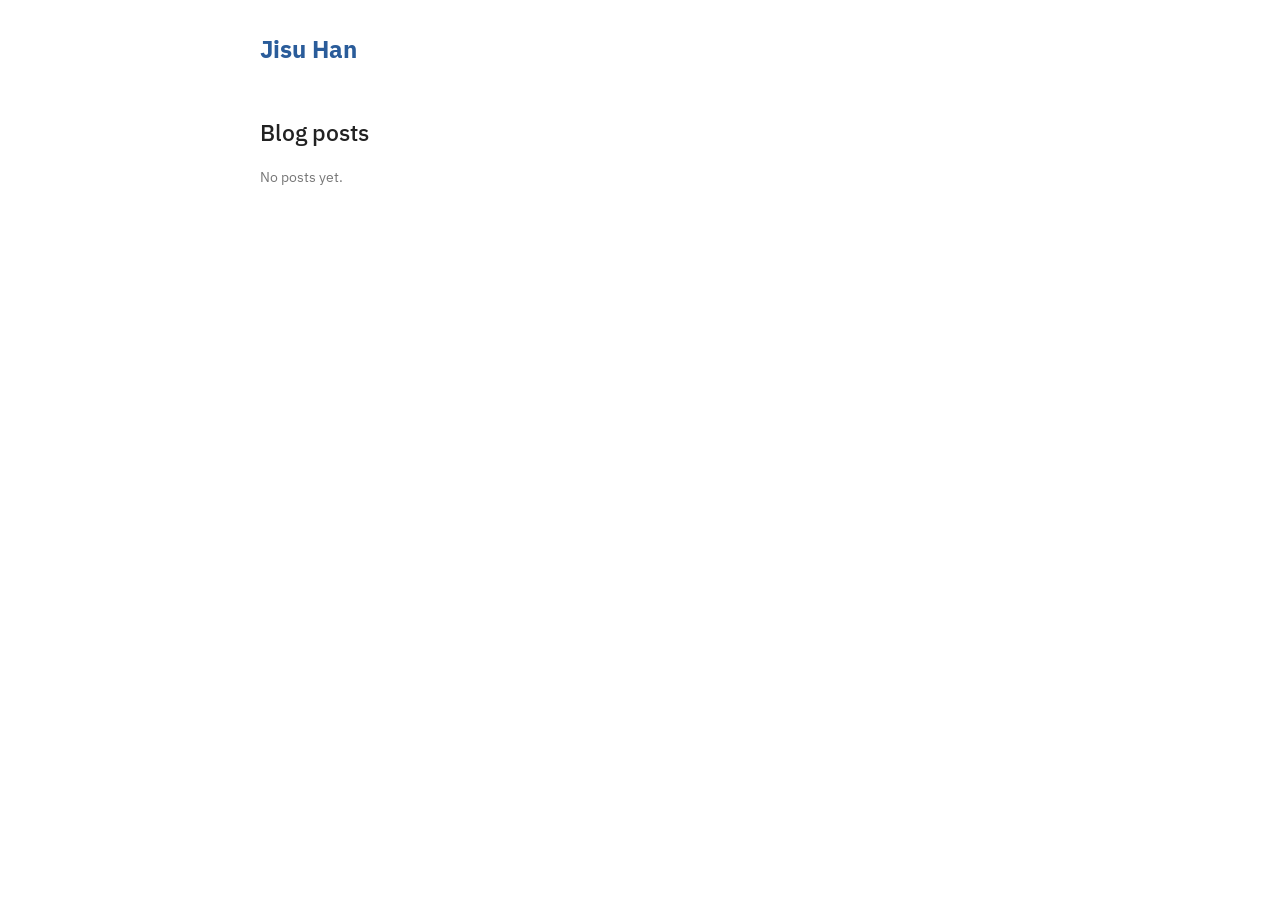
<file: blog/index.html>
<!doctype html>
<html lang="en">
<head>
  <meta charset="utf-8">
  <meta name="viewport" content="width=device-width, initial-scale=1">
  <title>Blog — Jisu Han</title>
  <meta name="description" content="Research notes by Jisu Han.">
  <link rel="icon" href="../images/favicon-j.svg" type="image/svg+xml">
  <link rel="stylesheet" href="blog.css">
</head>
<body class="blog-index">
  <div class="shell">
    <header class="topbar">
      <a class="brand" href="../index.html">Jisu Han</a>
    </header>
    <main>
      <h1>Blog posts</h1>
      <p class="index-note">No posts yet.</p>
      <!-- Add published posts here, newest first. Each list item should contain
           a title link followed by its publication month and year in <time>. -->
      <ul class="post-list" aria-label="Published blog posts"></ul>
    </main>
  </div>
</body>
</html>
</file>
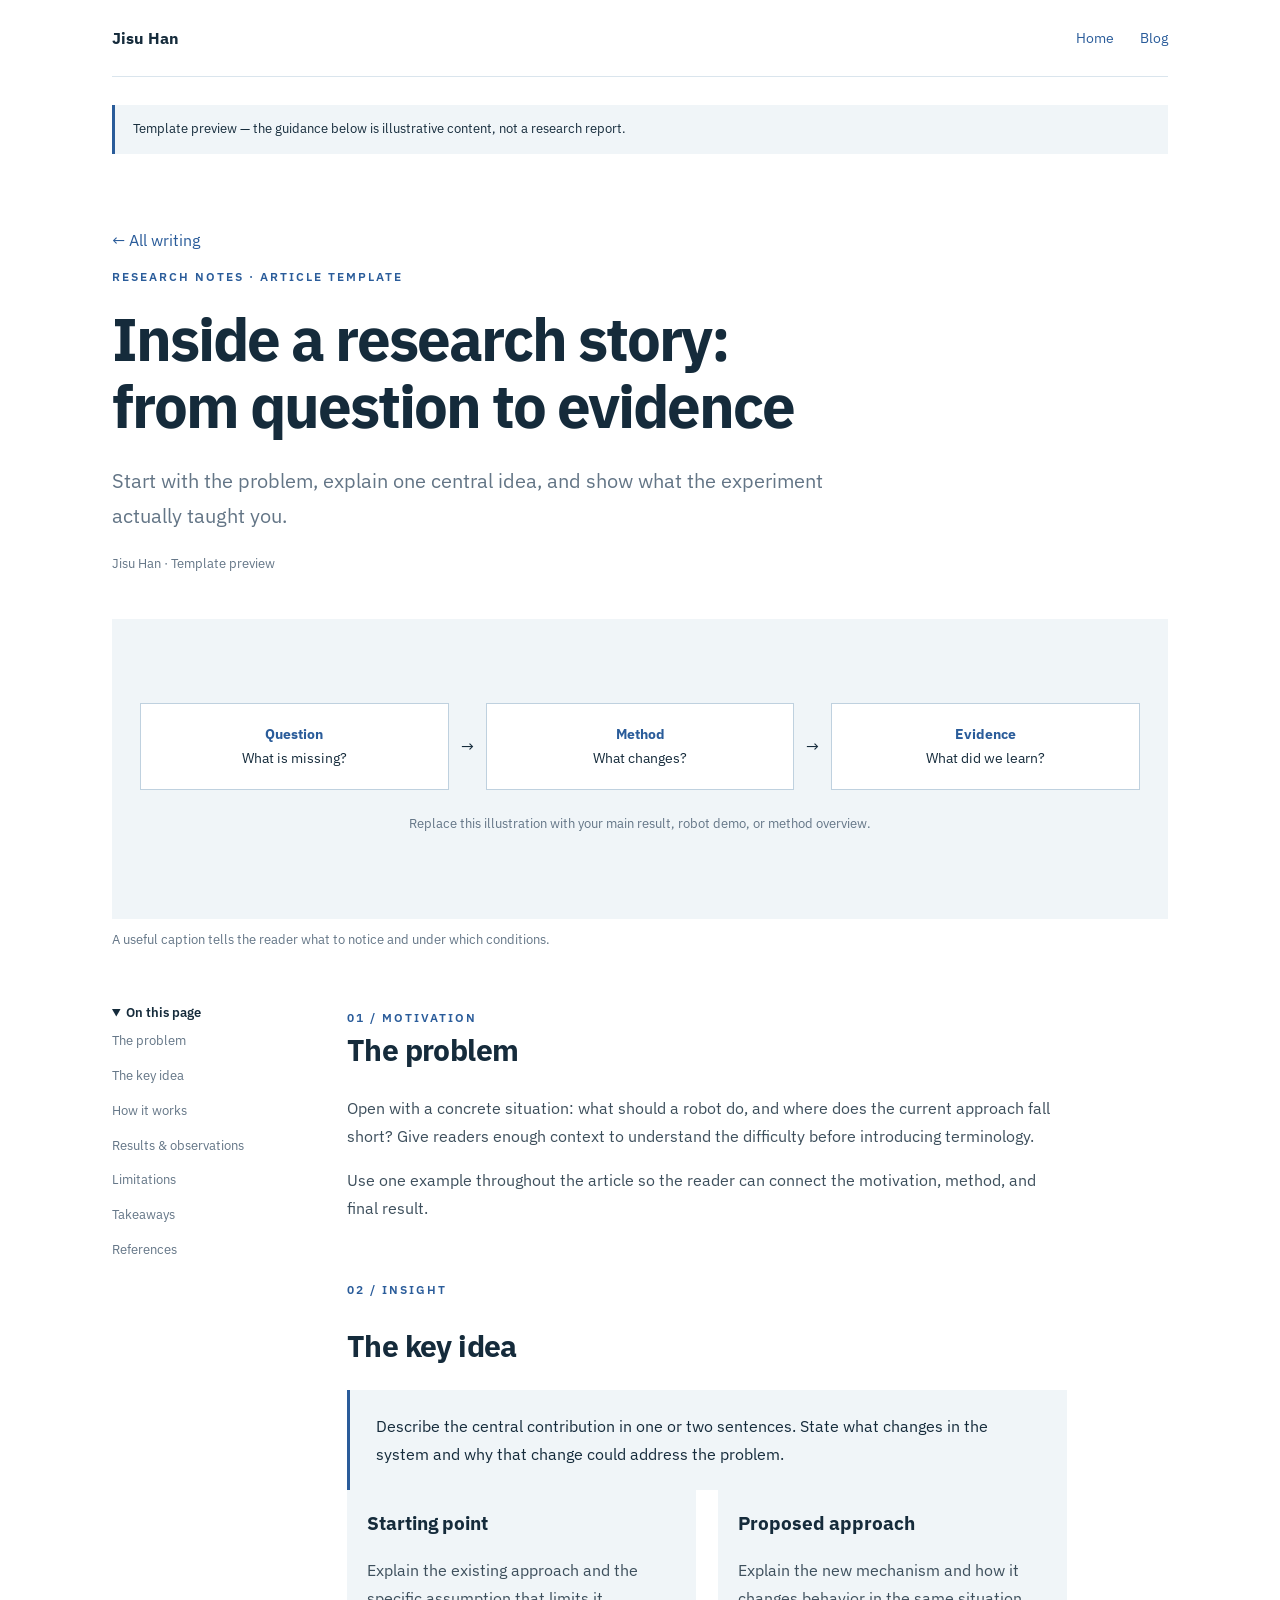
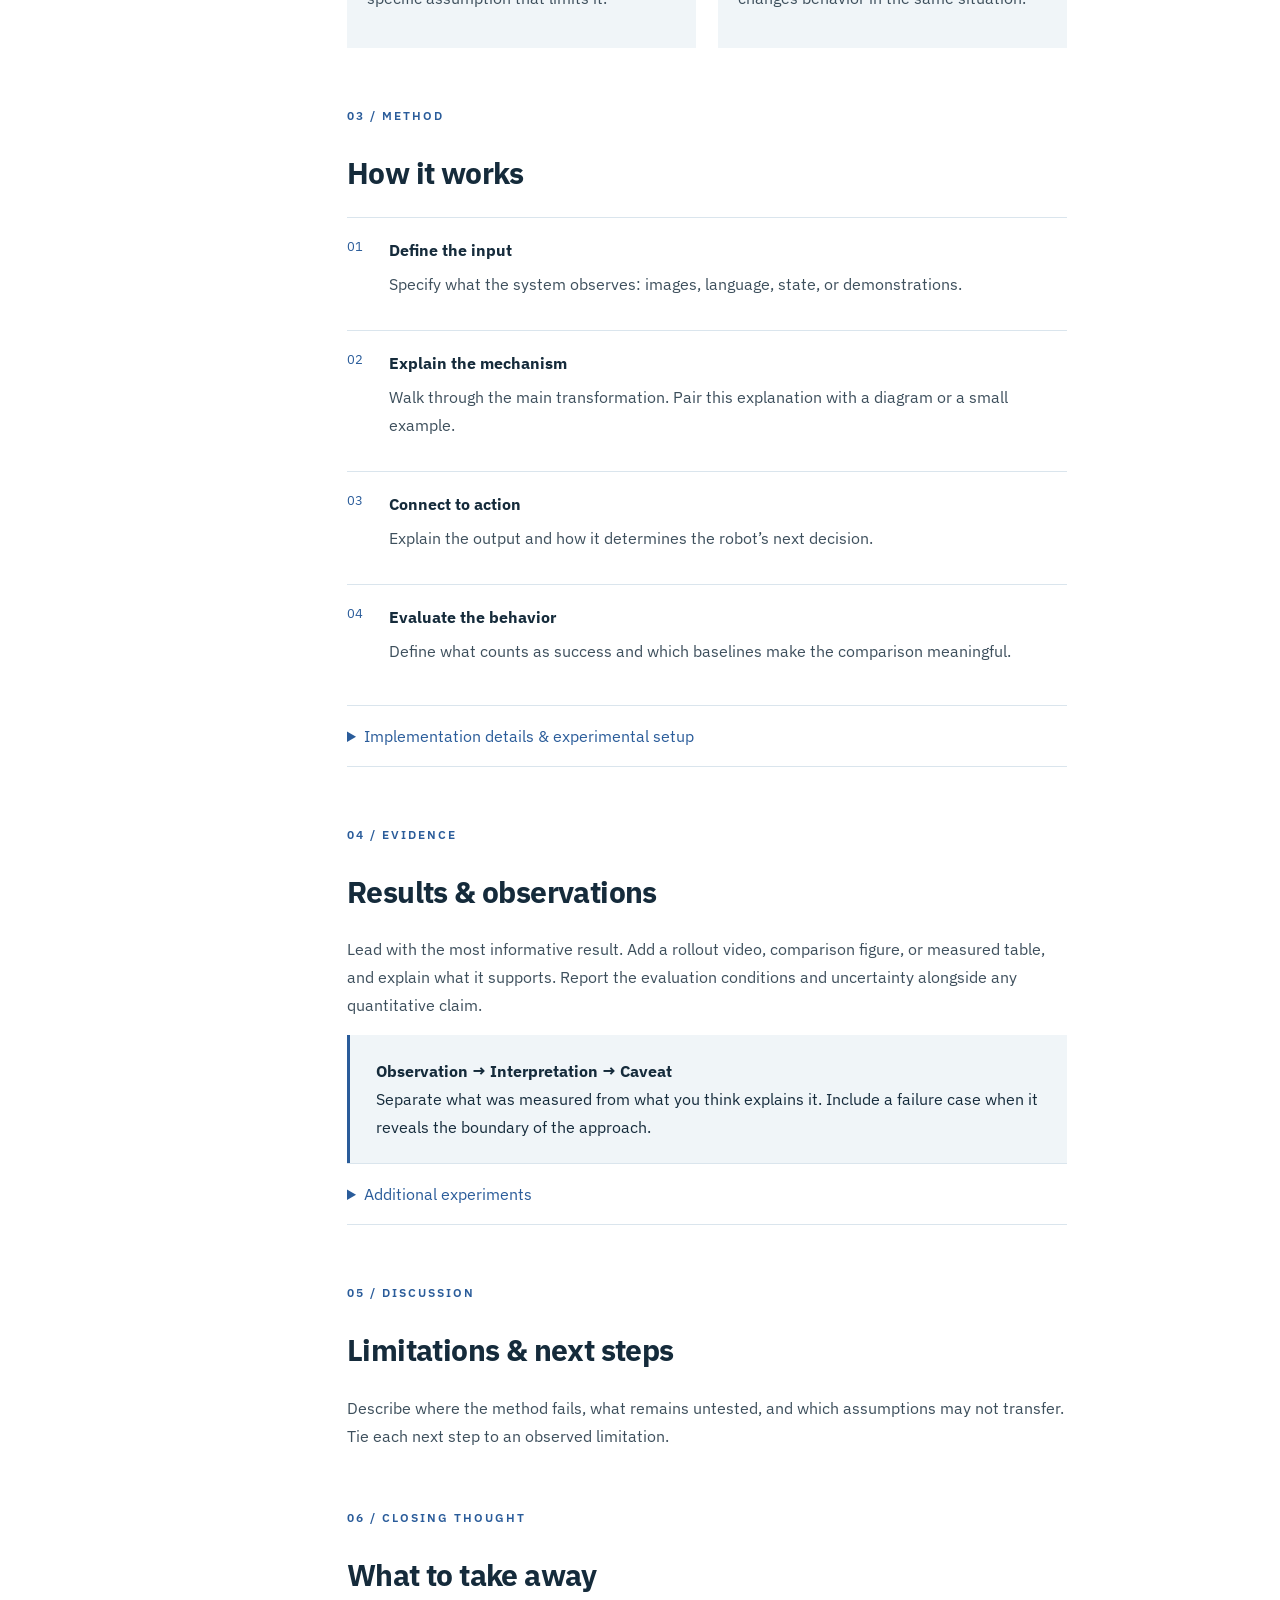
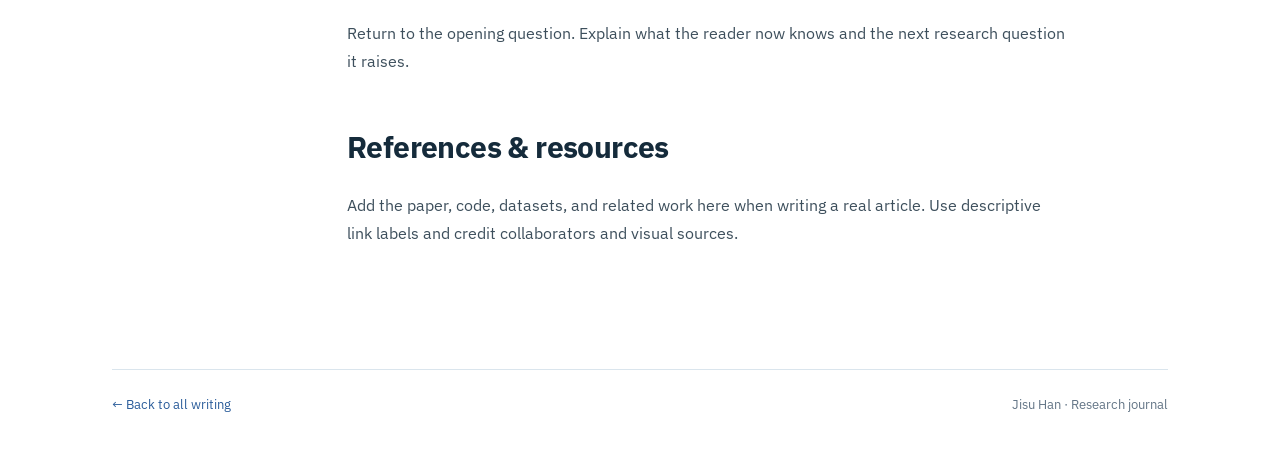
<file: blog/template/index.html>
<!doctype html>
<html lang="en"><head><meta charset="utf-8"><meta name="viewport" content="width=device-width, initial-scale=1"><meta name="robots" content="noindex"><title>Article template — Jisu Han</title><meta name="description" content="A reusable visual research article template."><link rel="icon" href="../../images/favicon-j.svg" type="image/svg+xml"><link rel="stylesheet" href="../blog.css"></head>
<body><div class="shell"><header class="topbar"><a class="brand" href="../../index.html">Jisu Han</a><nav aria-label="Main navigation"><a href="../../index.html">Home</a><a href="../index.html">Blog</a></nav></header><main><div class="notice">Template preview — the guidance below is illustrative content, not a research report.</div><header class="hero article-hero"><a href="../index.html">← All writing</a><p class="eyebrow">Research notes · Article template</p><h1>Inside a research story:<br>from question to evidence</h1><p class="lead">Start with the problem, explain one central idea, and show what the experiment actually taught you.</p><p class="meta">Jisu Han · Template preview</p></header><figure class="hero-figure"><div class="diagram"><div class="diagram-row"><div class="node"><strong>Question</strong>What is missing?</div><span aria-hidden="true">→</span><div class="node"><strong>Method</strong>What changes?</div><span aria-hidden="true">→</span><div class="node"><strong>Evidence</strong>What did we learn?</div></div><small>Replace this illustration with your main result, robot demo, or method overview.</small></div><figcaption>A useful caption tells the reader what to notice and under which conditions.</figcaption></figure><div class="article-layout"><aside class="toc"><details open><summary>On this page</summary><nav aria-label="Article contents"><a href="#problem">The problem</a><a href="#idea">The key idea</a><a href="#method">How it works</a><a href="#results">Results & observations</a><a href="#limits">Limitations</a><a href="#takeaways">Takeaways</a><a href="#references">References</a></nav></details></aside><article class="article-body"><section id="problem"><span class="eyebrow">01 / Motivation</span><h2>The problem</h2><p>Open with a concrete situation: what should a robot do, and where does the current approach fall short? Give readers enough context to understand the difficulty before introducing terminology.</p><p>Use one example throughout the article so the reader can connect the motivation, method, and final result.</p></section><section id="idea"><span class="eyebrow">02 / Insight</span><h2>The key idea</h2><div class="takeaway">Describe the central contribution in one or two sentences. State what changes in the system and why that change could address the problem.</div><div class="comparison"><div><h3>Starting point</h3><p>Explain the existing approach and the specific assumption that limits it.</p></div><div><h3>Proposed approach</h3><p>Explain the new mechanism and how it changes behavior in the same situation.</p></div></div></section><section id="method"><span class="eyebrow">03 / Method</span><h2>How it works</h2><ol class="steps"><li><strong>Define the input</strong><p>Specify what the system observes: images, language, state, or demonstrations.</p></li><li><strong>Explain the mechanism</strong><p>Walk through the main transformation. Pair this explanation with a diagram or a small example.</p></li><li><strong>Connect to action</strong><p>Explain the output and how it determines the robot’s next decision.</p></li><li><strong>Evaluate the behavior</strong><p>Define what counts as success and which baselines make the comparison meaningful.</p></li></ol><details><summary>Implementation details & experimental setup</summary><p>Place model settings, dataset definitions, training configuration, equations, and reproducibility notes here. Keep the main explanation readable without requiring this section.</p></details></section><section id="results"><span class="eyebrow">04 / Evidence</span><h2>Results & observations</h2><p>Lead with the most informative result. Add a rollout video, comparison figure, or measured table, and explain what it supports. Report the evaluation conditions and uncertainty alongside any quantitative claim.</p><div class="takeaway"><strong>Observation → Interpretation → Caveat</strong><br>Separate what was measured from what you think explains it. Include a failure case when it reveals the boundary of the approach.</div><details><summary>Additional experiments</summary><p>Add ablations, per-task breakdowns, and supplementary rollouts here. Label axes, units, and evaluation settings.</p></details></section><section id="limits"><span class="eyebrow">05 / Discussion</span><h2>Limitations & next steps</h2><p>Describe where the method fails, what remains untested, and which assumptions may not transfer. Tie each next step to an observed limitation.</p></section><section id="takeaways"><span class="eyebrow">06 / Closing thought</span><h2>What to take away</h2><p>Return to the opening question. Explain what the reader now knows and the next research question it raises.</p></section><section id="references"><h2>References & resources</h2><p>Add the paper, code, datasets, and related work here when writing a real article. Use descriptive link labels and credit collaborators and visual sources.</p></section></article></div></main><footer class="footer"><a href="../index.html">← Back to all writing</a><span>Jisu Han · Research journal</span></footer></div></body></html>
</file>
<file: blog/blog.css>
@import url('https://fonts.googleapis.com/css2?family=IBM+Plex+Sans:wght@400;500;600;700&display=swap');
:root{--ink:#152b3b;--blue:#2a5c9a;--muted:#637586;--line:#dae5ed;--wash:#f0f5f8}*{box-sizing:border-box}html{scroll-behavior:smooth;scroll-padding-top:30px}body{margin:0;background:#fff;color:var(--ink);font:16px/1.75 'IBM Plex Sans',system-ui,sans-serif}a{color:var(--blue);text-decoration:none}a:hover{text-decoration:underline}a:focus-visible,summary:focus-visible{outline:2px solid var(--blue);outline-offset:5px}.shell{max-width:1120px;margin:auto;padding:0 32px}.topbar{display:flex;justify-content:space-between;align-items:center;border-bottom:1px solid var(--line);padding:24px 0}.brand{font-weight:700;color:var(--ink)}.topbar nav{display:flex;gap:26px;font-size:14px}.eyebrow{font-size:12px;letter-spacing:2px;text-transform:uppercase;color:var(--blue);font-weight:600}.hero{padding:72px 0 48px;max-width:820px}h1{font-size:clamp(38px,6vw,66px);line-height:1.12;letter-spacing:-2px;margin:18px 0 24px}h2{font-size:30px;line-height:1.3;letter-spacing:-.6px}h3{font-size:19px;line-height:1.4}.lead{font-size:20px;color:var(--muted);max-width:740px}.meta{font-size:13px;color:var(--muted)}.feature{display:grid;grid-template-columns:1fr 1fr;border-top:1px solid var(--line);border-bottom:1px solid var(--line);padding:32px 0;gap:42px;align-items:center}.feature h2{font-size:32px;margin:12px 0}.feature p{color:var(--muted)}.diagram{background:var(--wash);padding:44px 28px;min-height:270px;display:flex;flex-direction:column;justify-content:center}.diagram-row{display:flex;align-items:center;gap:12px;justify-content:center}.node{border:1px solid #bfd1df;background:white;padding:18px 14px;text-align:center;flex:1;font-size:14px}.node strong{display:block;color:var(--blue)}.diagram small{display:block;text-align:center;color:var(--muted);margin-top:22px}.badge{display:inline-block;padding:3px 9px;background:var(--wash);font-size:12px;color:var(--muted)}.empty-note{padding:32px 0;color:var(--muted);font-size:14px}.footer{border-top:1px solid var(--line);margin-top:70px;padding:24px 0 40px;color:var(--muted);font-size:13px;display:flex;justify-content:space-between;gap:20px}.notice{padding:13px 18px;background:var(--wash);font-size:13px;margin-top:28px;border-left:3px solid var(--blue)}.article-hero{max-width:900px;padding-bottom:30px}.article-hero h1{font-size:clamp(36px,5.5vw,60px)}.hero-figure{margin:0 0 50px}.hero-figure .diagram{min-height:300px}.hero-figure figcaption{font-size:13px;color:var(--muted);margin-top:10px}.article-layout{display:grid;grid-template-columns:180px minmax(0,720px);gap:55px;align-items:start}.toc{position:sticky;top:28px;font-size:13px}.toc summary{font-weight:600;cursor:pointer}.toc a{display:block;color:var(--muted);padding:6px 0}.article-body section{margin-bottom:52px}.article-body section:first-child h2{margin-top:0}.article-body p{color:#3d4f5c}.takeaway{padding:22px 26px;border-left:3px solid var(--blue);background:var(--wash)}.steps{list-style:none;padding:0;counter-reset:step}.steps li{counter-increment:step;border-top:1px solid var(--line);padding:18px 0 18px 42px;position:relative}.steps li:before{content:counter(step,decimal-leading-zero);position:absolute;left:0;color:var(--blue);font-size:13px}.steps p{margin:6px 0}.article-body details{border-top:1px solid var(--line);border-bottom:1px solid var(--line);padding:16px 0}.article-body summary{cursor:pointer;color:var(--blue)}.comparison{display:grid;grid-template-columns:1fr 1fr;gap:22px}.comparison>div{padding:20px;background:var(--wash)}.comparison h3{margin-top:0}.article-body li{margin-bottom:8px}@media(max-width:760px){.shell{padding:0 22px}.hero{padding-top:42px}.feature{grid-template-columns:1fr;gap:20px}.article-layout{grid-template-columns:1fr;gap:30px}.toc{position:static;border-bottom:1px solid var(--line);padding-bottom:16px}.comparison{grid-template-columns:1fr}.diagram{padding:28px 16px}.node{padding:16px 6px;font-size:12px}.diagram-row{gap:7px}.footer{flex-wrap:wrap}h1{letter-spacing:-1px}.lead{font-size:18px}}@media(prefers-reduced-motion:reduce){html{scroll-behavior:auto}}

/* Compact, text-first blog index. Article layouts keep their visual format. */
.blog-index{font-size:15px;line-height:1.65;color:#222}
.blog-index .shell{max-width:800px;padding:0 20px}
.blog-index .topbar{padding:30px 0 20px;border-bottom:0}
.blog-index .brand{font-size:24px;color:var(--blue)}
.blog-index main{padding:26px 0 60px}
.blog-index h1{font-size:23px;line-height:1.4;letter-spacing:0;font-weight:500;margin:0 0 18px}
.blog-index .index-note{color:#777;font-size:14px}
.post-list{list-style:none;padding:0;margin:0}
.post-list li{margin:10px 0}
.post-list time{color:#777;font-size:14px;margin-left:8px;white-space:nowrap}
</file>
